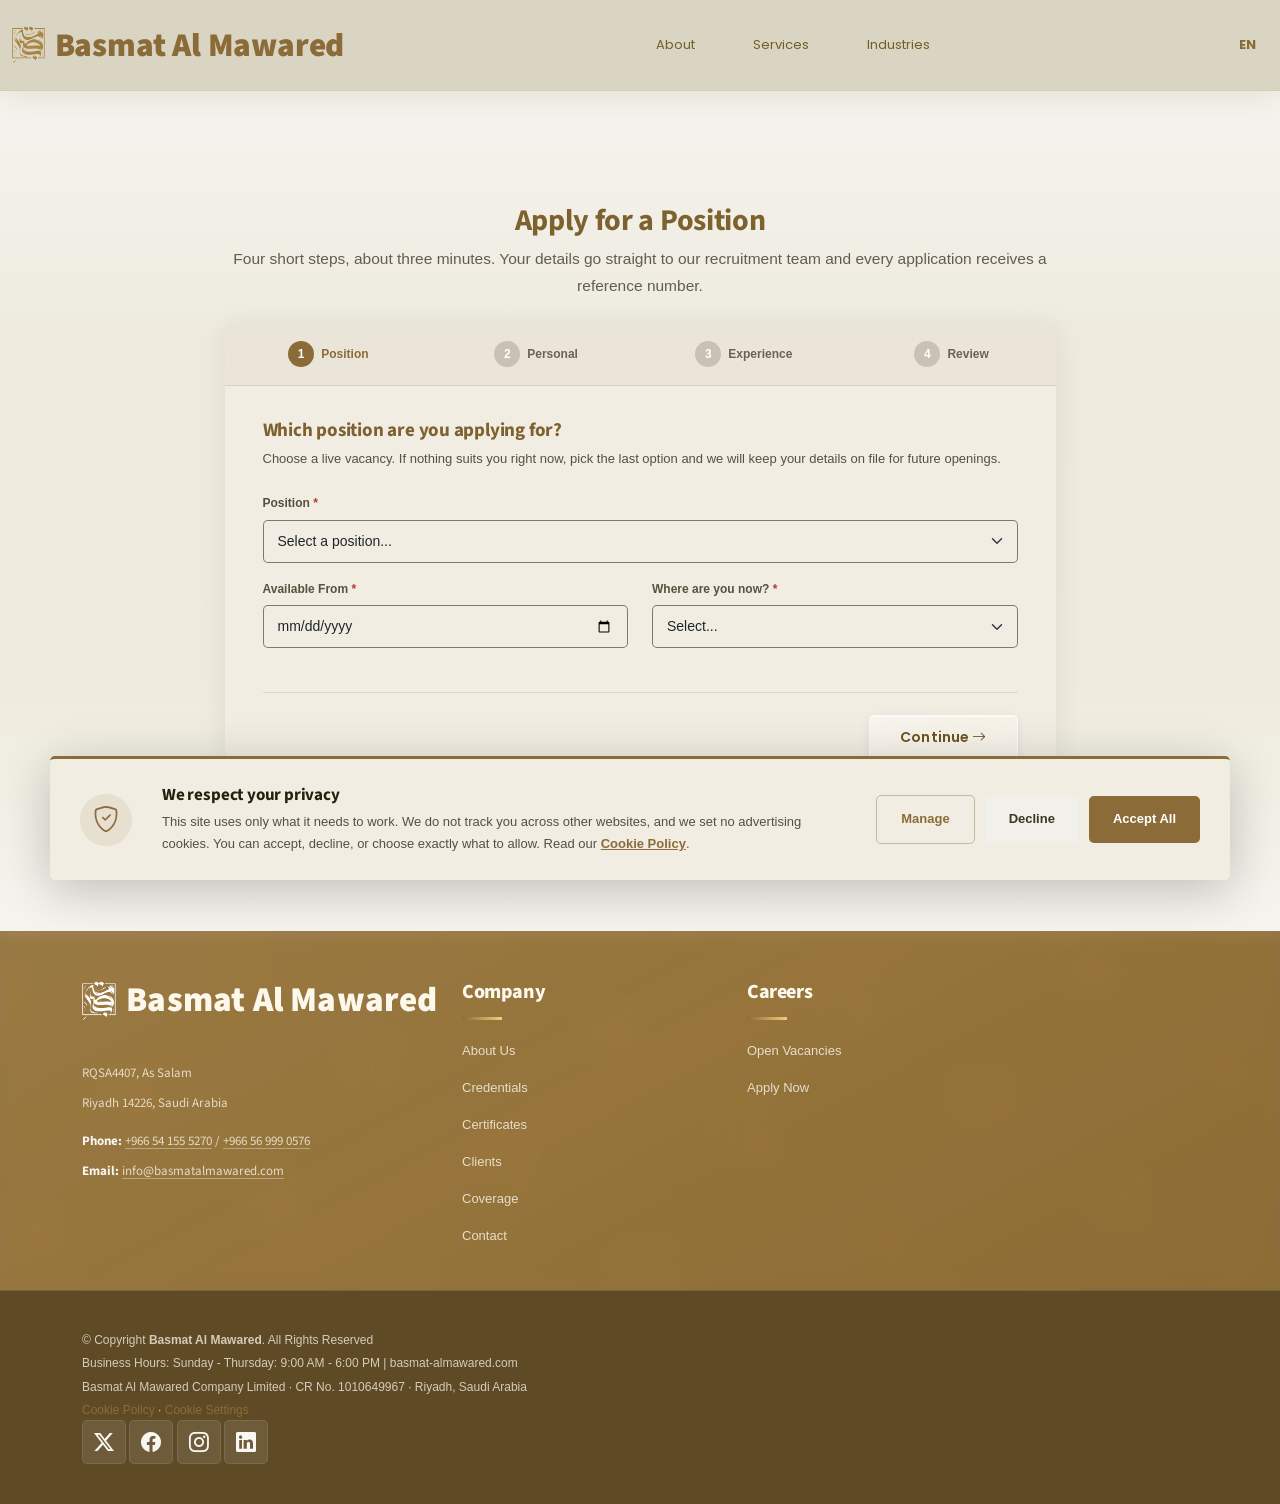
<file: apply.html>
<!DOCTYPE html>
<html lang="en" dir="ltr">

<head>
  <meta charset="utf-8">
  <meta content="width=device-width, initial-scale=1.0" name="viewport">
  <title>Apply for a Position - Basmat Al Mawared</title>
  <meta name="description" content="Apply online for vacancies with Basmat Al Mawared. Upload your CV or build a free ATS-ready CV. Every application receives a reference number and a response within two working days.">
  <meta name="keywords" content="apply for jobs Saudi Arabia, submit CV Riyadh, job application KSA, upload CV, Iqama transfer application">
  <meta name="robots" content="index, follow">
  <link rel="canonical" href="https://basmat-almawared.com/apply.html">

  <!-- Favicons -->
  <link href="assets/img/favicon.png" rel="icon">
  <link href="assets/img/apple-touch-icon.png" rel="apple-touch-icon">

  <!-- Fonts -->
  <link href="https://fonts.googleapis.com" rel="preconnect">
  <link href="https://fonts.gstatic.com" rel="preconnect" crossorigin>
  <link href="https://fonts.googleapis.com/css2?family=Roboto:ital,wght@0,300;0,400;0,500;0,600;0,700;1,400;1,500&family=Poppins:wght@300;400;500;600;700&family=Source+Sans+Pro:wght@300;400;500;600;700&family=Playfair+Display:ital,wght@0,600;0,700;1,700&display=swap" rel="stylesheet">

  <!-- Vendor CSS Files -->
  <link href="assets/vendor/bootstrap/css/bootstrap.min.css" rel="stylesheet">
  <link href="assets/vendor/bootstrap-icons/bootstrap-icons.css" rel="stylesheet">
  <link href="assets/vendor/aos/aos.css" rel="stylesheet">
  <link href="assets/vendor/glightbox/css/glightbox.min.css" rel="stylesheet">
  <link href="assets/vendor/swiper/swiper-bundle.min.css" rel="stylesheet">

  <!-- Main CSS File -->
  <link href="assets/css/main.css?v=70" rel="stylesheet">
  <link href="assets/css/careers.css?v=70" rel="stylesheet">
  <link href="assets/css/cookie.css?v=70" rel="stylesheet">
  <link href="assets/css/refinements.css?v=70" rel="stylesheet">
  <link href="assets/css/rtl.css?v=70" rel="stylesheet">
</head>

<body class="apply-page">

  <header id="header" class="header d-flex align-items-center sticky-top">
    <div class="container-fluid position-relative d-flex align-items-center justify-content-between">

      <a href="index.html" class="logo d-flex align-items-center me-auto me-xl-0">
        <img src="assets/img/logo.svg" alt="Basmat Al Mawared logo" width="136" height="159">
        <h1 class="sitename">Basmat Al Mawared</h1>
      </a>

      <nav id="navmenu" class="navmenu">
        <ul>
          <li><a href="index.html#about">About</a></li>
          <li><a href="index.html#services">Services</a></li>
          <li><a href="index.html#portfolio">Industries</a></li>
        </ul>
        <i class="mobile-nav-toggle d-xl-none bi bi-list"></i>
      </nav>

      <div id="lang-toggle" class="lang-switch" role="button" tabindex="0" aria-label="Toggle to Arabic">
        <span class="lang-label active" data-i18n-lang="en">EN</span>
      </div>

    </div>
  </header>

  <main class="main">

    <!-- Page Title -->
    <div class="page-title">
      <div class="container d-lg-flex justify-content-between align-items-center">
        <h1 class="mb-2 mb-lg-0">Apply Now</h1>
        <nav class="breadcrumbs">
          <ol>
            <li><a href="index.html">Home</a></li>
            <li class="current">Apply</li>
          </ol>
        </nav>
      </div>
    </div><!-- End Page Title -->

    <!-- Application Section -->
    <section id="apply" class="section">

      <div class="container" data-aos="fade-up">

        <div class="row justify-content-center">
          <div class="col-lg-9">

            <div id="apply-intro" class="text-center mb-4">
              <h2 style="font-size: 30px; font-weight: 700;">Apply for a Position</h2>
              <p style="color: color-mix(in srgb, var(--default-color), transparent 30%); font-size: 15.5px;">
                Four short steps, about three minutes. Your details go straight to our recruitment team
                and every application receives a reference number.
              </p>
            </div>

            <div class="form-wrap">

              <!-- Progress -->
              <div class="form-steps" id="form-steps">
                <div class="step active" data-step="1"><span class="num">1</span><span class="label">Position</span></div>
                <div class="step" data-step="2"><span class="num">2</span><span class="label">Personal</span></div>
                <div class="step" data-step="3"><span class="num">3</span><span class="label">Experience</span></div>
                <div class="step" data-step="4"><span class="num">4</span><span class="label">Review</span></div>
              </div>

              <div class="form-body">
                <form id="apply-form" action="mailto:info@basmatalmawared.com" method="post" enctype="text/plain" novalidate>

                  <!-- ============ STEP 1: POSITION ============ -->
                  <div class="form-panel active" data-panel="1">
                    <h4>Which position are you applying for?</h4>
                    <p class="panel-hint">Choose a live vacancy. If nothing suits you right now, pick the
                       last option and we will keep your details on file for future openings.</p>

                    <div class="mb-3">
                      <label class="field-label" for="job_id">Position <span class="req">*</span></label>
                      <select class="form-select" id="job_id" name="job_id" required>
                        <option value="">Select a position...</option>
                      </select>
                      <div class="field-error">Please choose a position.</div>
                    </div>

                    <div id="job-brief" class="mb-3" hidden></div>

                    <div class="row">
                      <div class="col-md-6 mb-3">
                        <label class="field-label" for="available_from">Available From <span class="req">*</span></label>
                        <input type="date" class="form-control" id="available_from" name="available_from" required>
                        <div class="field-error">Please tell us when you can start.</div>
                      </div>
                      <div class="col-md-6 mb-3">
                        <label class="field-label" for="current_location">Where are you now? <span class="req">*</span></label>
                        <select class="form-select" id="current_location" name="current_location" required>
                          <option value="">Select...</option>
                          <option>Inside Saudi Arabia - transferable Iqama</option>
                          <option>Inside Saudi Arabia - not transferable</option>
                          <option>Inside Saudi Arabia - visit visa</option>
                          <option>Outside Saudi Arabia - overseas hire</option>
                        </select>
                        <div class="field-error">Please select your current status.</div>
                      </div>
                    </div>
                  </div>

                  <!-- ============ STEP 2: PERSONAL ============ -->
                  <div class="form-panel" data-panel="2">
                    <h4>Your personal details</h4>
                    <p class="panel-hint">These must match your official documents exactly.</p>

                    <div class="row">
                      <div class="col-md-6 mb-3">
                        <label class="field-label" for="full_name">Full Name <span class="req">*</span></label>
                        <input type="text" class="form-control" id="full_name" name="full_name"
                               placeholder="As printed on your passport" required autocomplete="name">
                        <div class="field-error">Please enter your full name.</div>
                      </div>
                      <div class="col-md-6 mb-3">
                        <label class="field-label" for="nationality">Nationality <span class="req">*</span></label>
                        <input type="text" class="form-control" id="nationality" name="nationality"
                               placeholder="e.g. Indian, Pakistani, Saudi" required>
                        <div class="field-error">Please enter your nationality.</div>
                      </div>
                    </div>

                    <div class="row">
                      <div class="col-md-6 mb-3">
                        <label class="field-label" for="email">Email Address <span class="req">*</span></label>
                        <input type="email" class="form-control" id="email" name="email"
                               placeholder="you@example.com" required autocomplete="email">
                        <div class="field-error">Please enter a valid email address.</div>
                      </div>
                      <div class="col-md-6 mb-3">
                        <label class="field-label" for="phone">Mobile Number <span class="req">*</span></label>
                        <input type="tel" class="form-control" id="phone" name="phone"
                               placeholder="+966 5X XXX XXXX" required autocomplete="tel"
                               inputmode="tel" pattern="[0-9+()\s.\-]{9,40}" maxlength="40"
                               title="Digits, spaces and + ( ) . - only, at least 9 digits">
                        <div class="field-error">Please enter a valid mobile number.</div>
                      </div>
                    </div>

                    <div class="row">
                      <div class="col-md-6 mb-3">
                        <label class="field-label" for="id_type">ID Type <span class="opt">(optional)</span></label>
                        <select class="form-select" id="id_type" name="id_type">
                          <option value="">Select...</option>
                          <option value="iqama">Iqama (Residency ID)</option>
                          <option value="national">Saudi National ID</option>
                          <option value="passport">Passport (overseas applicants)</option>
                        </select>
                        <div class="field-error">Please select your ID type.</div>
                      </div>
                      <div class="col-md-6 mb-3">
                        <label class="field-label" for="id_number">ID Number <span class="opt">(optional)</span></label>
                        <input type="text" class="form-control" id="id_number" name="id_number"
                               placeholder="Select ID type first" autocomplete="off">
                        <div class="field-help" id="id-help">Optional, but a valid Iqama or National ID speeds up hiring considerably &mdash; employers in the Kingdom can only hire candidates who hold one.</div>
                        <div class="field-error" id="id-error">Please enter a valid ID number.</div>
                      </div>
                    </div>

                    <div class="row">
                      <div class="col-md-6 mb-3">
                        <label class="field-label" for="dob">Date of Birth</label>
                        <input type="date" class="form-control" id="dob" name="dob">
                      </div>
                      <div class="col-md-6 mb-3">
                        <label class="field-label" for="city">City of Residence</label>
                        <input type="text" class="form-control" id="city" name="city" placeholder="e.g. Riyadh">
                      </div>
                    </div>
                  </div>

                  <!-- ============ STEP 3: EXPERIENCE + CV ============ -->
                  <div class="form-panel" data-panel="3">
                    <h4>Experience and CV</h4>
                    <p class="panel-hint">Upload an existing CV, or build one free with our ATS-ready generator.</p>

                    <div class="row">
                      <div class="col-md-6 mb-3">
                        <label class="field-label" for="years_exp">Years of Experience <span class="req">*</span></label>
                        <select class="form-select" id="years_exp" name="years_exp" required>
                          <option value="">Select...</option>
                          <option>No experience / entry level</option>
                          <option>Less than 1 year</option>
                          <option>1 - 2 years</option>
                          <option>3 - 5 years</option>
                          <option>6 - 10 years</option>
                          <option>More than 10 years</option>
                        </select>
                        <div class="field-error">Please select your experience level.</div>
                      </div>
                      <div class="col-md-6 mb-3">
                        <label class="field-label" for="current_job">Current or Most Recent Job Title</label>
                        <input type="text" class="form-control" id="current_job" name="current_job"
                               placeholder="e.g. Warehouse Operative">
                      </div>
                    </div>

                    <div class="mb-3">
                      <label class="field-label" for="skills">Key Skills &amp; Certificates</label>
                      <textarea class="form-control" id="skills" name="skills" rows="3"
                                placeholder="e.g. Forklift licence, 6G welding certificate, food hygiene, Saudi driving licence"></textarea>
                      <div class="field-help">Separate with commas. Certificates and licences carry the most weight with employers.</div>
                    </div>

                    <label class="field-label">Upload Your CV <span class="opt">&mdash; the fastest route to being hired</span></label>
                    <div class="field-help mb-2">
                      Your CV is what employers actually read. Attaching one moves your application
                      to the front of the queue.
                    </div>
                    <div class="upload-zone" id="upload-zone" tabindex="0" role="button"
                         aria-label="Upload your CV, PDF or Word document, maximum 5 megabytes">
                      <i class="bi bi-cloud-arrow-up"></i>
                      <p>Drag your CV here, or click to browse</p>
                      <small>PDF, DOC or DOCX &middot; maximum 5 MB</small>
                      <input type="file" id="cv_file" name="cv_file" accept=".pdf,.doc,.docx"
                             hidden aria-hidden="true">
                    </div>
                    <div class="field-error" id="file-error"></div>

                    <div class="upload-file" id="upload-file">
                      <i class="bi bi-file-earmark-text doc"></i>
                      <div>
                        <div class="fname" id="file-name"></div>
                        <div class="fsize" id="file-size"></div>
                      </div>
                      <button type="button" id="file-remove" aria-label="Remove selected file">&times;</button>
                    </div>



                    <div class="mb-3 mt-3">
                      <label class="field-label" for="cover_note">Anything else we should know?</label>
                      <textarea class="form-control" id="cover_note" name="cover_note" rows="3"
                                placeholder="Optional. A short note about why you are a good fit."></textarea>
                    </div>
                  </div>

                  <!-- ============ STEP 4: REVIEW ============ -->
                  <div class="form-panel" data-panel="4">
                    <h4>Review your application</h4>
                    <p class="panel-hint">Please check your details. Errors in your name or contact details will delay processing.</p>

                    <div id="review-out"></div>

                    <div class="form-check mb-2">
                      <input class="form-check-input" type="checkbox" id="consent" name="consent" required>
                      <label class="form-check-label" for="consent" style="font-size: 14px;">
                        I confirm the information above is accurate, and I consent to Basmat Al Mawared
                        storing and processing my details for recruitment purposes. <span class="req">*</span>
                      </label>
                      <div class="field-error">You must confirm before submitting.</div>
                    </div>

                    <div class="form-check">
                      <input class="form-check-input" type="checkbox" id="talent_pool" name="talent_pool" value="yes" checked>
                      <label class="form-check-label" for="talent_pool" style="font-size: 14px;">
                        Keep my details on file for future vacancies that match my profile.
                      </label>
                    </div>
                  </div>

                  <!-- Anti-spam: hidden from users, filled only by bots -->
                  <div class="d-none" aria-hidden="true">
                    <label for="website">Leave this field empty</label>
                    <input type="text" name="website" id="website" tabindex="-1" autocomplete="off">
                  </div>
                  <input type="hidden" name="form_time" id="form-time" value="0">
                  <input type="hidden" name="job_title" id="job_title_hidden" value="">

                  <!-- Navigation -->
                  <div class="form-nav">
                    <button type="button" class="btn-brand-outline" id="btn-back" style="visibility: hidden;">
                      <i class="bi bi-arrow-left"></i> Back
                    </button>
                    <button type="button" class="btn-brand" id="btn-next">
                      Continue <i class="bi bi-arrow-right"></i>
                    </button>
                    <button type="submit" class="btn-brand" id="btn-submit" style="display: none;">
                      <i class="bi bi-send"></i> Submit Application
                    </button>
                  </div>

                  <div id="form-alert" class="mt-3"></div>

                </form>

                <!-- Success state -->
                <div class="form-success" id="apply-success" style="display: none;">
                  <i class="bi bi-check-circle"></i>
                  <h3>Application Received</h3>
                  <p style="font-size: 15.5px; color: color-mix(in srgb, var(--default-color), transparent 25%);">
                    Thank you. Our recruitment team reviews every application within two working days.
                  </p>
                  <div class="ref-box">
                    <span>Your Reference</span>
                    <strong id="success-ref">&mdash;</strong>
                    <button type="button" id="copy-ref" title="Copy reference"
                            style="background:none;border:0;color:var(--accent-color);cursor:pointer;font-size:15px;padding:2px 6px;">
                      <i class="bi bi-clipboard"></i>
                    </button>
                  </div>
                  <p style="font-size: 14px; color: color-mix(in srgb, var(--default-color), transparent 35%);">
                    Your email app will open with this reference. Attach your CV and send.
                  </p>
                  <div class="mt-3">
                    <a href="careers.html" class="btn-brand-outline">Browse More Vacancies</a>
                  </div>
                </div>

              </div>
            </div>

          </div>
        </div>

      </div>

    </section><!-- /Application Section -->

  </main>

  <footer id="footer" class="footer">


    <div class="footer-top bam-pattern">
      <div class="bam-weave" aria-hidden="true"></div>
      <div class="bam-glass" aria-hidden="true"></div>

      <div class="container">
        <div class="row gy-4">
          <div class="col-lg-4 col-md-6 footer-about">
            <a href="index.html" class="logo d-flex align-items-center">
              <img src="assets/img/logo.svg" alt="Basmat Al Mawared logo" width="136" height="159">
              <span class="sitename">Basmat Al Mawared</span>
            </a>
            <div class="footer-contact pt-3">
              <p>RQSA4407, As Salam</p>
              <p>Riyadh 14226, Saudi Arabia</p>
              <p class="mt-3"><strong>Phone:</strong> <a href="tel:+966541555270">+966 54 155 5270</a> / <a href="tel:+966569990576">+966 56 999 0576</a></p>
              <p><strong>Email:</strong> <a href="mailto:info@basmatalmawared.com">info@basmatalmawared.com</a></p>
            </div>
          </div>

          <div class="col-lg-3 col-md-4 footer-links">
            <h4>Company</h4>
            <ul>
              <li><a href="index.html#about">About Us</a></li>
              <li><a href="index.html#credentials">Credentials</a></li>
              <li><a href="index.html#certificates">Certificates</a></li>
              <li><a href="index.html#clients">Clients</a></li>
              <li><a href="index.html#coverage">Coverage</a></li>
              <li><a href="index.html#contact">Contact</a></li>
            </ul>
          </div>

          <div class="col-lg-2 col-md-4 footer-links">
            <h4>Careers</h4>
            <ul>
              <li><a href="careers.html">Open Vacancies</a></li>
              <li><a href="apply.html">Apply Now</a></li>
            </ul>
          </div>

        </div>
      </div>
    </div>

    <div class="copyright text-center">
      <div class="container d-flex flex-column flex-lg-row justify-content-center justify-content-lg-between align-items-center">

        <div class="d-flex flex-column align-items-center align-items-lg-start">
          <div>
            © Copyright <strong><span>Basmat Al Mawared</span></strong>. All Rights Reserved
          </div>
          <div class="credits">
            <!-- All the links in the footer should remain intact. -->
            <!-- You can delete the links only if you purchased the pro version. -->
            <!-- Licensing information: https://bootstrapmade.com/license/ -->
            <!-- Purchase the pro version with working PHP/AJAX contact form: https://bootstrapmade.com/herobiz-bootstrap-business-template/ -->
            Business Hours: Sunday - Thursday: 9:00 AM - 6:00 PM | basmat-almawared.com
          </div>
          <div class="credits">
            
            Basmat Al Mawared Company Limited &middot; CR No. 1010649967 &middot; Riyadh, Saudi Arabia
          </div>
          <div class="credits">
            <a href="cookie-policy.html">Cookie Policy</a> &middot;
            <a href="javascript:void(0)" data-bam-cookie-settings>Cookie Settings</a>
          </div>
          <div class="social-links order-first order-lg-last mb-3 mb-lg-0">
            <a href="https://twitter.com/basmatalmawared" target="_blank" rel="noopener nofollow"><i class="bi bi-twitter-x"></i></a>
            <a href="https://facebook.com/basmatalmawared" target="_blank" rel="noopener nofollow"><i class="bi bi-facebook"></i></a>
            <a href="https://instagram.com/basmat.almawared" target="_blank" rel="noopener nofollow"><i class="bi bi-instagram"></i></a>
            <a href="https://linkedin.com/company/basmat-almawared" target="_blank" rel="noopener nofollow"><i class="bi bi-linkedin"></i></a>
          </div>
        </div>

      </div>
    </div>

  </footer>

  <!-- Scroll Top -->
  <a href="#" id="scroll-top" class="scroll-top d-flex align-items-center justify-content-center"><i class="bi bi-arrow-up-short"></i></a>

  <!-- Preloader -->
  <div id="preloader"></div>

  <!-- Vendor JS Files -->
  <script src="assets/vendor/bootstrap/js/bootstrap.bundle.min.js"></script>
  <script src="assets/vendor/aos/aos.js"></script>
  <script src="assets/vendor/glightbox/js/glightbox.min.js"></script>
  <script src="assets/vendor/swiper/swiper-bundle.min.js"></script>
  <script src="assets/vendor/imagesloaded/imagesloaded.pkgd.min.js"></script>
  <script src="assets/vendor/isotope-layout/isotope.pkgd.min.js"></script>

  <!-- Main JS File -->
  <script src="assets/js/main.js"></script>
  <script src="assets/js/cookie-consent.js"></script>

  <script src="assets/js/jobs-data.js"></script>
  <script src="assets/js/apply.js"></script>

<script src="assets/js/i18n.js"></script>
</body>

</html>
</file>
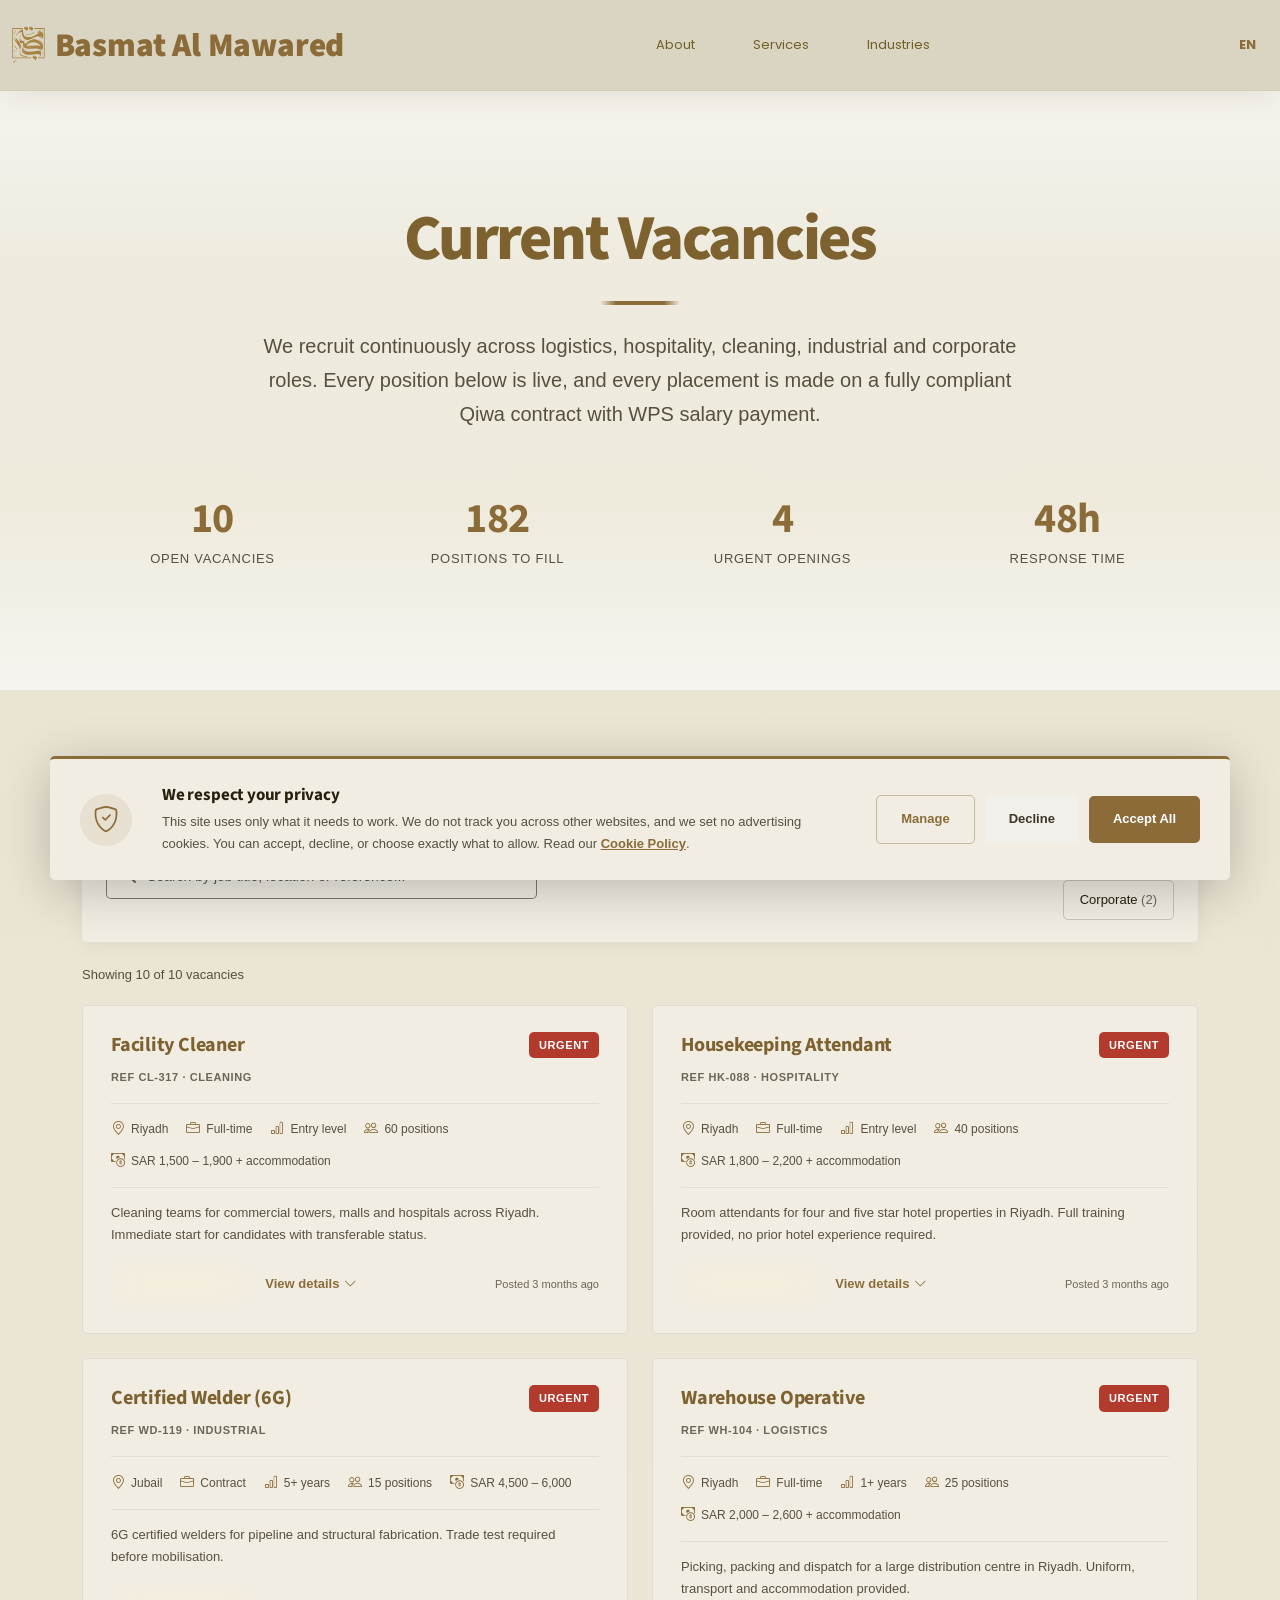
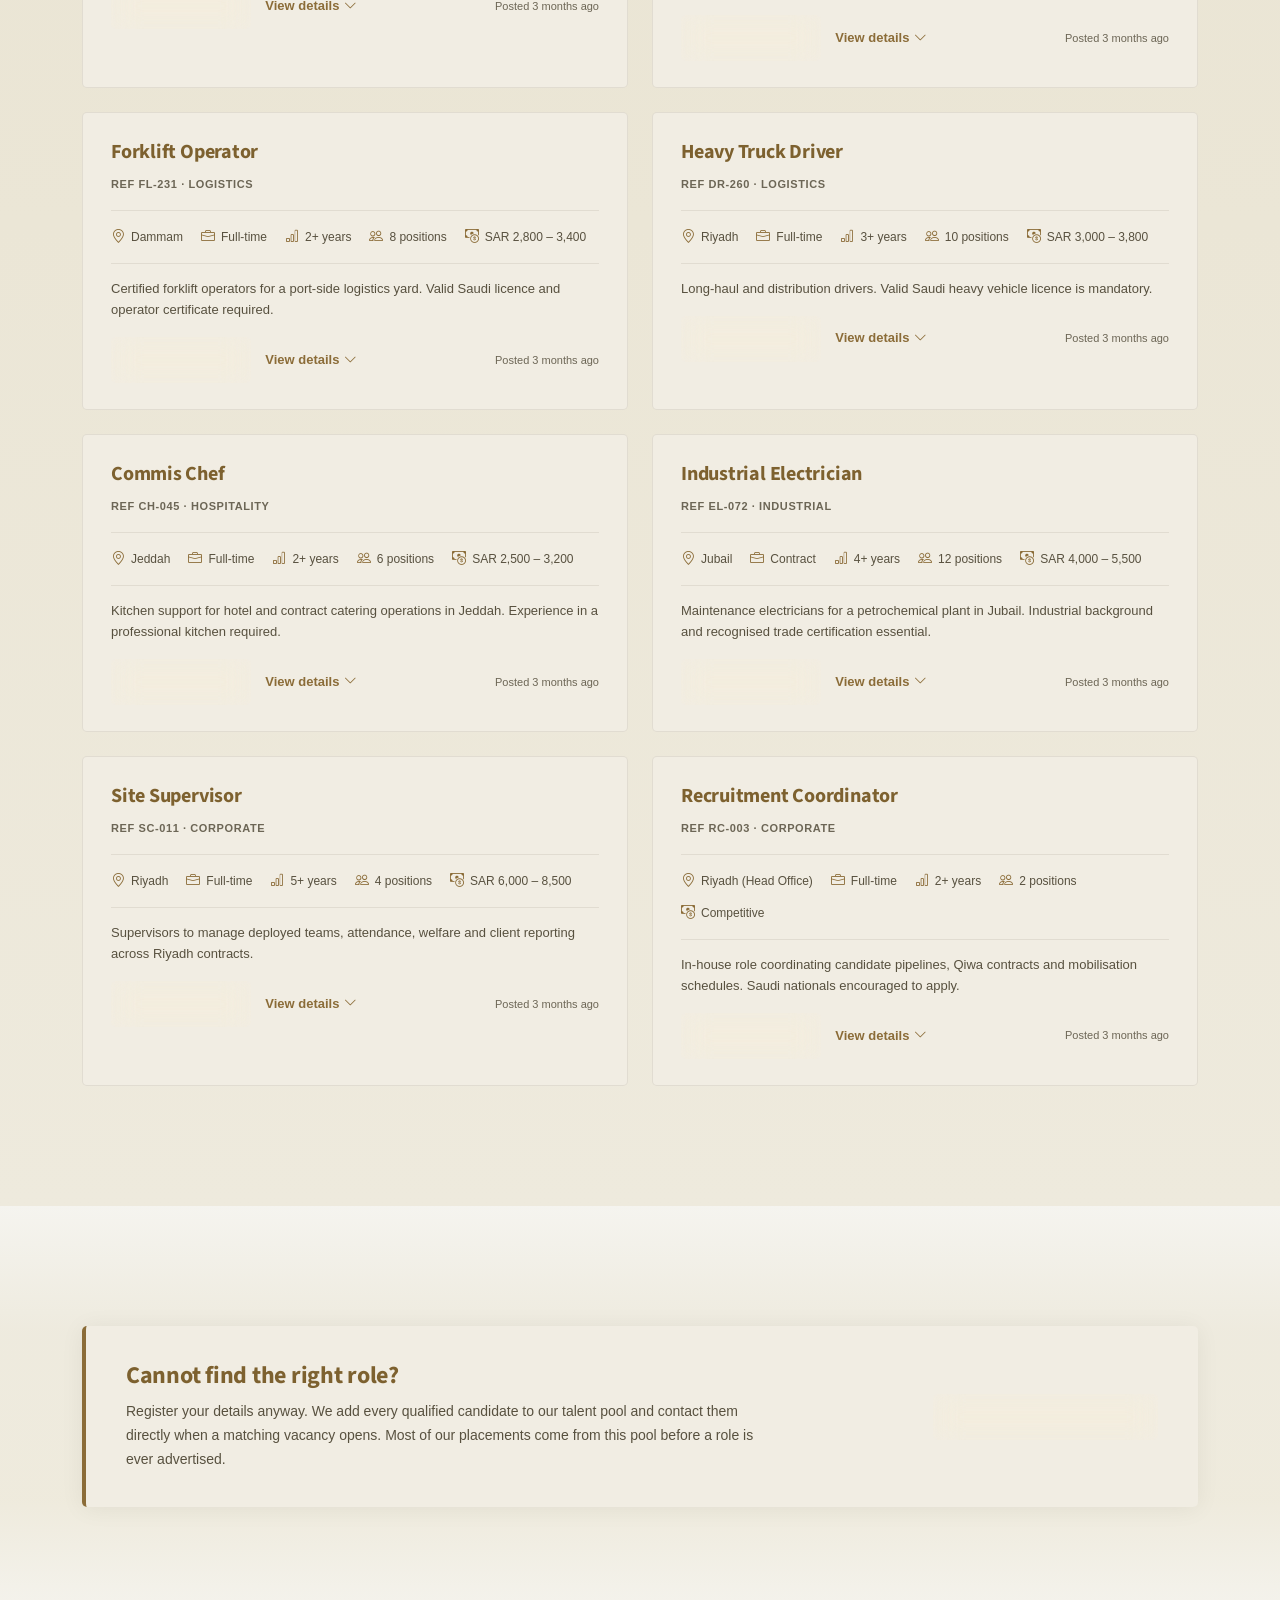
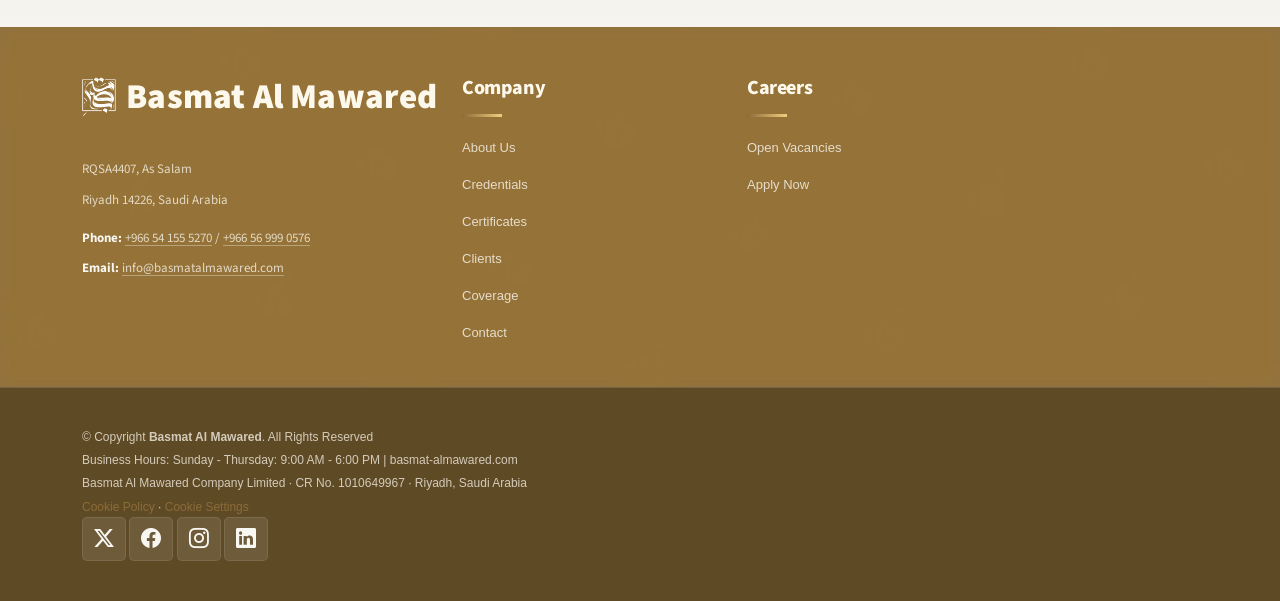
<file: careers.html>
<!DOCTYPE html>
<html lang="en" dir="ltr">

<head>
  <meta charset="utf-8">
  <meta content="width=device-width, initial-scale=1.0" name="viewport">
  <title>Careers &amp; Current Vacancies - Basmat Al Mawared</title>
  <meta name="description" content="Live job vacancies across Saudi Arabia in logistics, hospitality, cleaning, industrial and corporate roles. Apply online with a fully compliant Qiwa contract and WPS salary payment.">
  <meta name="keywords" content="jobs in Saudi Arabia, vacancies Riyadh, warehouse jobs KSA, hospitality jobs Jeddah, welder jobs Jubail, apply for jobs Saudi Arabia, Iqama transfer jobs">
  <meta name="robots" content="index, follow">
  <link rel="canonical" href="https://basmat-almawared.com/careers.html">

  <!-- Favicons -->
  <link href="assets/img/favicon.png" rel="icon">
  <link href="assets/img/apple-touch-icon.png" rel="apple-touch-icon">

  <!-- Fonts -->
  <link href="https://fonts.googleapis.com" rel="preconnect">
  <link href="https://fonts.gstatic.com" rel="preconnect" crossorigin>
  <link href="https://fonts.googleapis.com/css2?family=Roboto:ital,wght@0,300;0,400;0,500;0,600;0,700;1,400;1,500&family=Poppins:wght@300;400;500;600;700&family=Source+Sans+Pro:wght@300;400;500;600;700&family=Playfair+Display:ital,wght@0,600;0,700;1,700&display=swap" rel="stylesheet">

  <!-- Vendor CSS Files -->
  <link href="assets/vendor/bootstrap/css/bootstrap.min.css" rel="stylesheet">
  <link href="assets/vendor/bootstrap-icons/bootstrap-icons.css" rel="stylesheet">
  <link href="assets/vendor/aos/aos.css" rel="stylesheet">
  <link href="assets/vendor/glightbox/css/glightbox.min.css" rel="stylesheet">
  <link href="assets/vendor/swiper/swiper-bundle.min.css" rel="stylesheet">

  <!-- Main CSS File -->
  <link href="assets/css/main.css?v=70" rel="stylesheet">
  <link href="assets/css/careers.css?v=70" rel="stylesheet">
  <link href="assets/css/cookie.css?v=70" rel="stylesheet">
  <link href="assets/css/refinements.css?v=70" rel="stylesheet">
  <link href="assets/css/rtl.css?v=70" rel="stylesheet">
</head>

<body class="careers-page">

  <header id="header" class="header d-flex align-items-center sticky-top">
    <div class="container-fluid position-relative d-flex align-items-center justify-content-between">

      <a href="index.html" class="logo d-flex align-items-center me-auto me-xl-0">
        <img src="assets/img/logo.svg" alt="Basmat Al Mawared logo" width="136" height="159">
        <h1 class="sitename">Basmat Al Mawared</h1>
      </a>

      <nav id="navmenu" class="navmenu">
        <ul>
          <li><a href="index.html#about">About</a></li>
          <li><a href="index.html#services">Services</a></li>
          <li><a href="index.html#portfolio">Industries</a></li>
        </ul>
        <i class="mobile-nav-toggle d-xl-none bi bi-list"></i>
      </nav>

      <div id="lang-toggle" class="lang-switch" role="button" tabindex="0" aria-label="Toggle to Arabic">
        <span class="lang-label active" data-i18n-lang="en">EN</span>
      </div>

    </div>
  </header>

  <main class="main">

    <!-- Page Title -->
    <div class="page-title">
      <div class="container d-lg-flex justify-content-between align-items-center">
        <h1 class="mb-2 mb-lg-0">Careers</h1>
        <nav class="breadcrumbs">
          <ol>
            <li><a href="index.html">Home</a></li>
            <li class="current">Careers</li>
          </ol>
        </nav>
      </div>
    </div><!-- End Page Title -->

    <!-- Careers Intro Section -->
    <section id="careers-intro" class="section">

      <div class="container section-title" data-aos="fade-up">
        <h2>Current Vacancies</h2>
        <p>We recruit continuously across logistics, hospitality, cleaning, industrial and corporate roles. Every position below is live, and every placement is made on a fully compliant Qiwa contract with WPS salary payment.</p>
      </div>

      <div class="container" data-aos="fade-up">
        <div class="row gy-4 justify-content-center text-center careers-stats">
          <div class="col-lg-3 col-6">
            <h3 id="stat-openings">0</h3>
            <p>Open Vacancies</p>
          </div>
          <div class="col-lg-3 col-6">
            <h3 id="stat-positions">0</h3>
            <p>Positions to Fill</p>
          </div>
          <div class="col-lg-3 col-6">
            <h3 id="stat-urgent">0</h3>
            <p>Urgent Openings</p>
          </div>
          <div class="col-lg-3 col-6">
            <h3>48h</h3>
            <p>Response Time</p>
          </div>
        </div>
      </div>

    </section><!-- /Careers Intro Section -->

    <!-- Job Listings Section -->
    <section id="vacancies" class="section light-background">

      <div class="container" data-aos="fade-up">

        <!-- Search and filter toolbar -->
        <div class="job-toolbar">
          <div class="row gy-3 align-items-center">
            <div class="col-lg-5">
              <div class="job-search">
                <i class="bi bi-search"></i>
                <input type="text" id="job-search" class="form-control"
                       placeholder="Search by job title, location or reference..."
                       aria-label="Search vacancies">
              </div>
            </div>
            <div class="col-lg-7">
              <div class="job-filters" id="job-filters" role="group" aria-label="Filter vacancies by category">
                <!-- Filter buttons generated from the vacancy data -->
              </div>
            </div>
          </div>
        </div>

        <p class="job-result-count" id="job-result-count"></p>

        <!-- Job cards -->
        <div class="row gy-4" id="job-list">
          <!-- Vacancy cards generated from assets/js/jobs-data.js -->
        </div>

        <!-- Shown when a search or filter matches nothing -->
        <div class="job-empty" id="job-empty" hidden>
          <i class="bi bi-search"></i>
          <h4>No vacancies match your search</h4>
          <p>Try a different keyword, or clear the filters to see all open roles.</p>
          <button type="button" class="btn-brand-outline" id="job-clear">Clear Filters</button>
        </div>

        <!-- Shown when there are genuinely no vacancies posted at all -->
        <div class="job-empty" id="job-none" hidden>
          <i class="bi bi-hourglass-split"></i>
          <h4>No vacancies are open at this moment</h4>
          <p>New requirements come in from our clients every week, and they are often filled from
             candidates already registered with us before the role is ever advertised.
             Register now and we will contact you the moment something matches your profile.</p>
          <a href="apply.html" class="btn-brand">Register for Future Openings</a>
        </div>

      </div>

    </section><!-- /Job Listings Section -->

    <!-- Speculative Application Section -->
    <section id="speculative" class="section">
      <div class="container" data-aos="fade-up">
        <div class="speculative-box">
          <div class="row gy-4 align-items-center">
            <div class="col-lg-8">
              <h3>Cannot find the right role?</h3>
              <p class="mb-0">Register your details anyway. We add every qualified candidate to our talent pool and contact them directly when a matching vacancy opens. Most of our placements come from this pool before a role is ever advertised.</p>
            </div>
            <div class="col-lg-4 text-lg-end">
              <a href="apply.html" class="btn-brand">Register Your Interest</a>
            </div>
          </div>
        </div>
      </div>
    </section><!-- /Speculative Application Section -->

  </main>

  <footer id="footer" class="footer">


    <div class="footer-top bam-pattern">
      <div class="bam-weave" aria-hidden="true"></div>
      <div class="bam-glass" aria-hidden="true"></div>

      <div class="container">
        <div class="row gy-4">
          <div class="col-lg-4 col-md-6 footer-about">
            <a href="index.html" class="logo d-flex align-items-center">
              <img src="assets/img/logo.svg" alt="Basmat Al Mawared logo" width="136" height="159">
              <span class="sitename">Basmat Al Mawared</span>
            </a>
            <div class="footer-contact pt-3">
              <p>RQSA4407, As Salam</p>
              <p>Riyadh 14226, Saudi Arabia</p>
              <p class="mt-3"><strong>Phone:</strong> <a href="tel:+966541555270">+966 54 155 5270</a> / <a href="tel:+966569990576">+966 56 999 0576</a></p>
              <p><strong>Email:</strong> <a href="mailto:info@basmatalmawared.com">info@basmatalmawared.com</a></p>
            </div>
          </div>

          <div class="col-lg-3 col-md-4 footer-links">
            <h4>Company</h4>
            <ul>
              <li><a href="index.html#about">About Us</a></li>
              <li><a href="index.html#credentials">Credentials</a></li>
              <li><a href="index.html#certificates">Certificates</a></li>
              <li><a href="index.html#clients">Clients</a></li>
              <li><a href="index.html#coverage">Coverage</a></li>
              <li><a href="index.html#contact">Contact</a></li>
            </ul>
          </div>

          <div class="col-lg-2 col-md-4 footer-links">
            <h4>Careers</h4>
            <ul>
              <li><a href="careers.html">Open Vacancies</a></li>
              <li><a href="apply.html">Apply Now</a></li>
            </ul>
          </div>

        </div>
      </div>
    </div>

    <div class="copyright text-center">
      <div class="container d-flex flex-column flex-lg-row justify-content-center justify-content-lg-between align-items-center">

        <div class="d-flex flex-column align-items-center align-items-lg-start">
          <div>
            © Copyright <strong><span>Basmat Al Mawared</span></strong>. All Rights Reserved
          </div>
          <div class="credits">
            <!-- All the links in the footer should remain intact. -->
            <!-- You can delete the links only if you purchased the pro version. -->
            <!-- Licensing information: https://bootstrapmade.com/license/ -->
            <!-- Purchase the pro version with working PHP/AJAX contact form: https://bootstrapmade.com/herobiz-bootstrap-business-template/ -->
            Business Hours: Sunday - Thursday: 9:00 AM - 6:00 PM | basmat-almawared.com
          </div>
          <div class="credits">
            
            Basmat Al Mawared Company Limited &middot; CR No. 1010649967 &middot; Riyadh, Saudi Arabia
          </div>
          <div class="credits">
            <a href="cookie-policy.html">Cookie Policy</a> &middot;
            <a href="javascript:void(0)" data-bam-cookie-settings>Cookie Settings</a>
          </div>
          <div class="social-links order-first order-lg-last mb-3 mb-lg-0">
            <a href="https://twitter.com/basmatalmawared" target="_blank" rel="noopener nofollow"><i class="bi bi-twitter-x"></i></a>
            <a href="https://facebook.com/basmatalmawared" target="_blank" rel="noopener nofollow"><i class="bi bi-facebook"></i></a>
            <a href="https://instagram.com/basmat.almawared" target="_blank" rel="noopener nofollow"><i class="bi bi-instagram"></i></a>
            <a href="https://linkedin.com/company/basmat-almawared" target="_blank" rel="noopener nofollow"><i class="bi bi-linkedin"></i></a>
          </div>
        </div>

      </div>
    </div>

  </footer>

  <!-- Scroll Top -->
  <a href="#" id="scroll-top" class="scroll-top d-flex align-items-center justify-content-center"><i class="bi bi-arrow-up-short"></i></a>

  <!-- Preloader -->
  <div id="preloader"></div>

  <!-- Vendor JS Files -->
  <script src="assets/vendor/bootstrap/js/bootstrap.bundle.min.js"></script>
  <script src="assets/vendor/aos/aos.js"></script>
  <script src="assets/vendor/glightbox/js/glightbox.min.js"></script>
  <script src="assets/vendor/swiper/swiper-bundle.min.js"></script>
  <script src="assets/vendor/imagesloaded/imagesloaded.pkgd.min.js"></script>
  <script src="assets/vendor/isotope-layout/isotope.pkgd.min.js"></script>

  <!-- Main JS File -->
  <script src="assets/js/main.js"></script>
  <script src="assets/js/cookie-consent.js"></script>

  <script src="assets/js/jobs-data.js"></script>
  <script src="assets/js/careers.js"></script>

<script src="assets/js/i18n.js"></script>
</body>

</html>
</file>
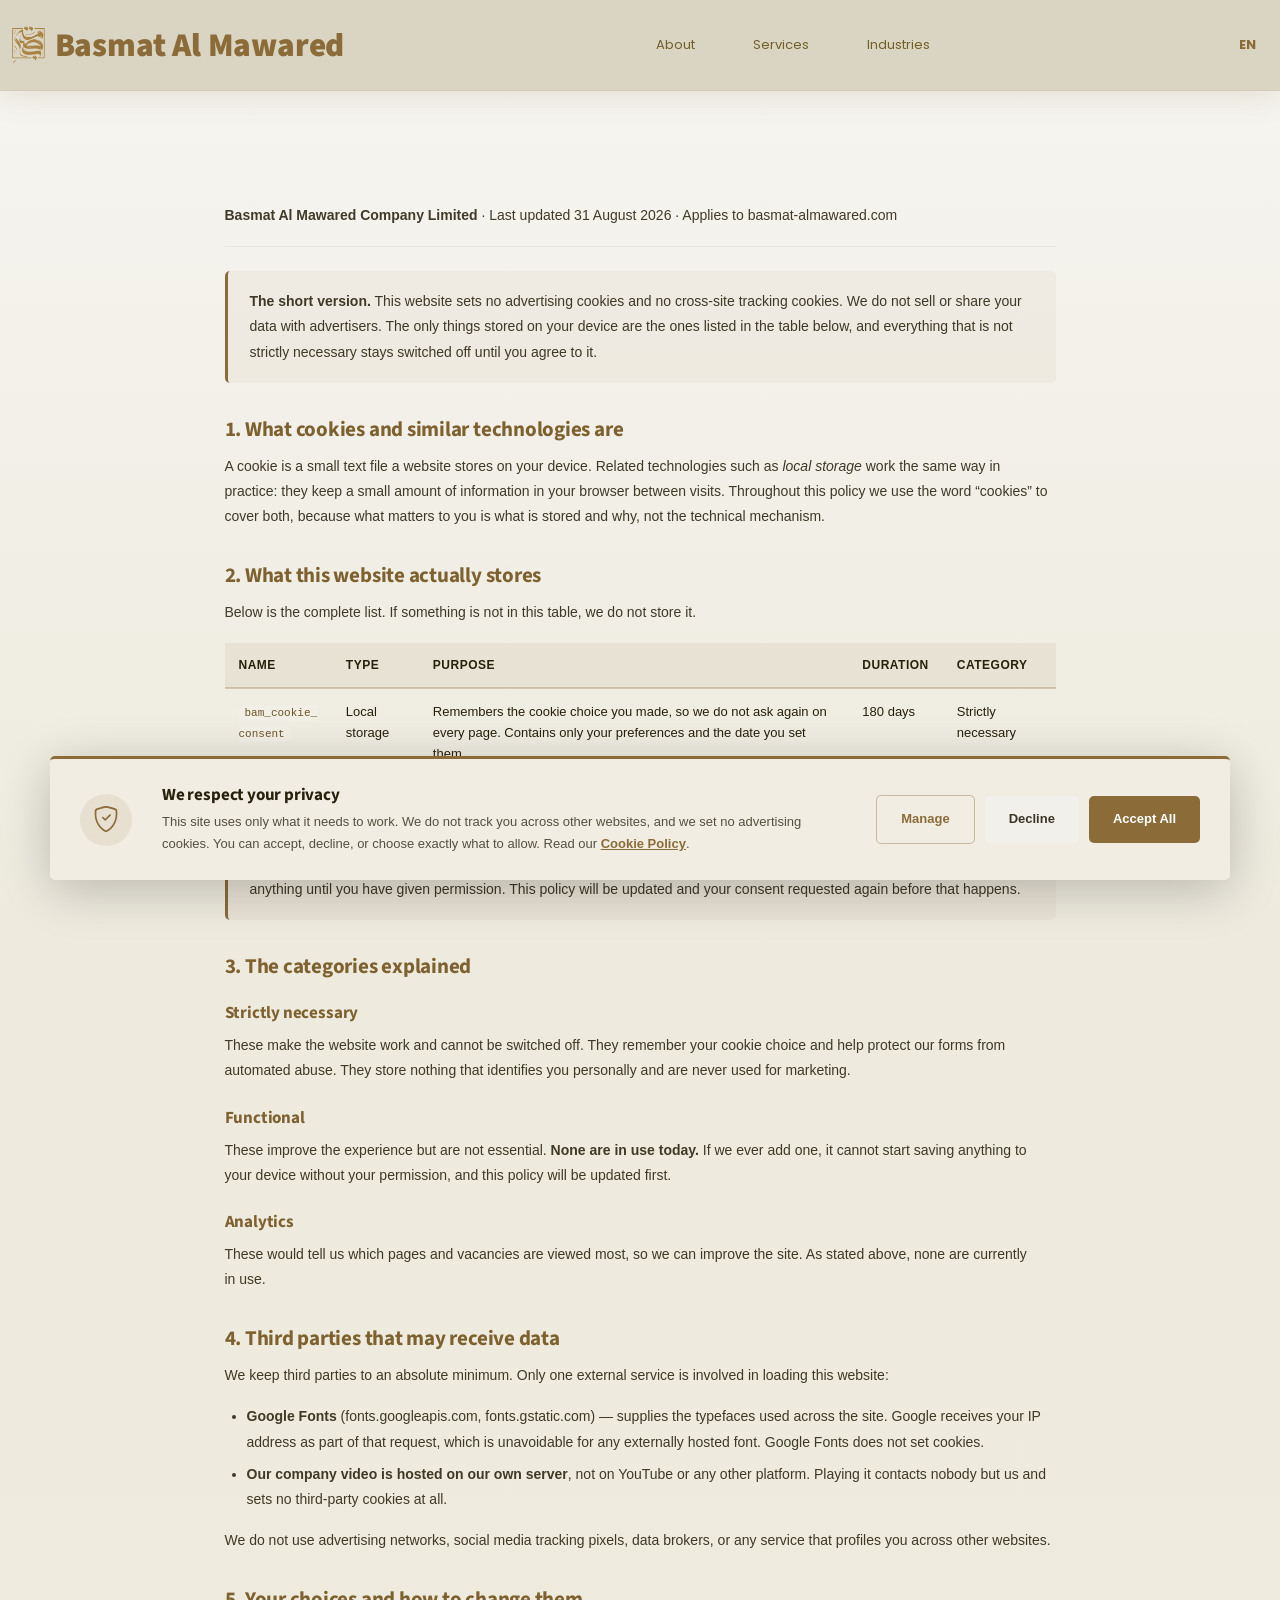
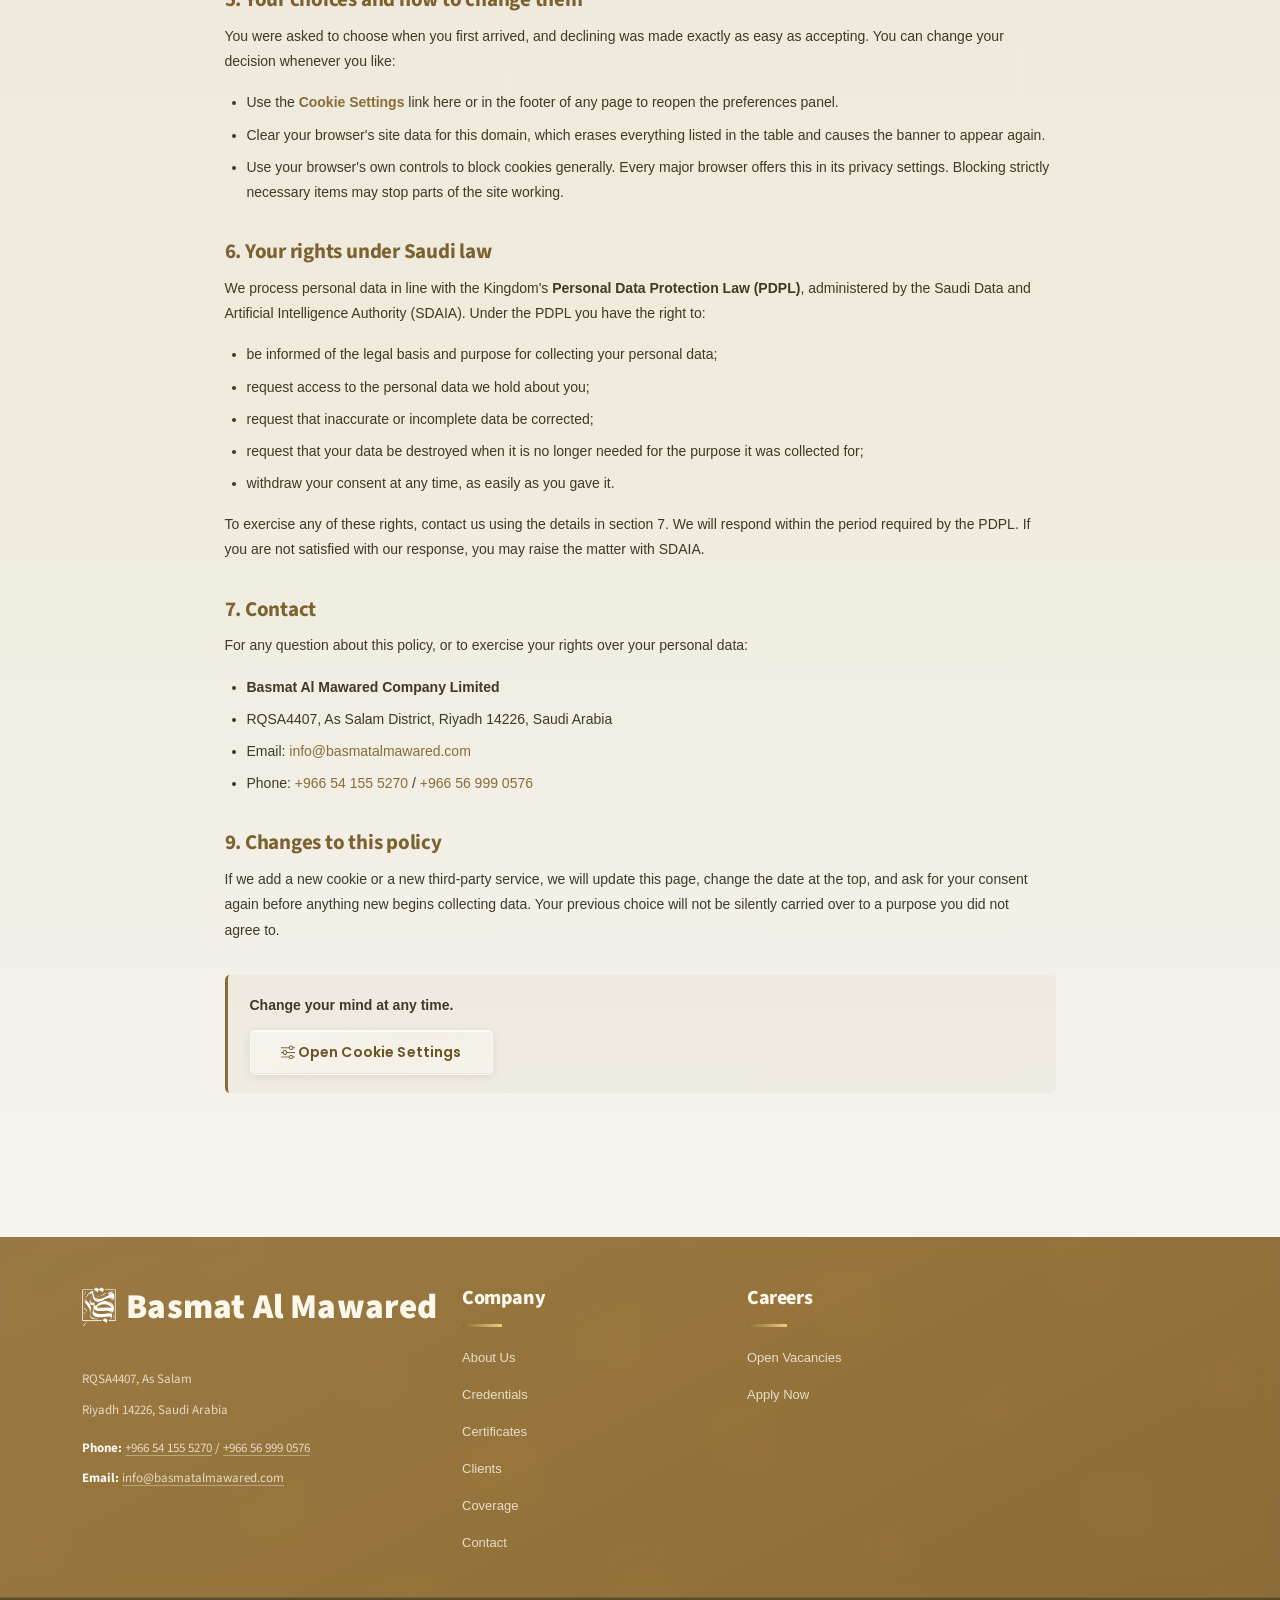
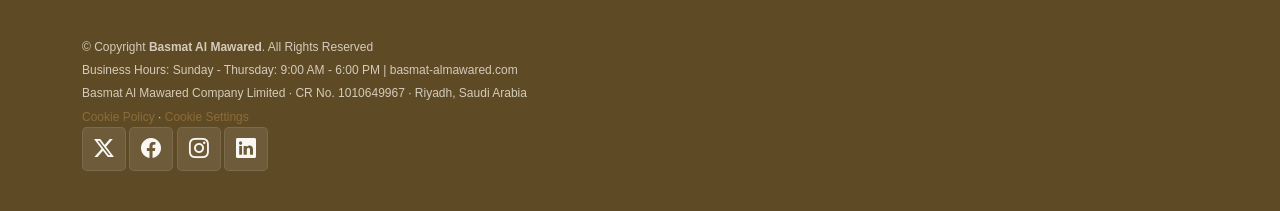
<file: cookie-policy.html>
<!DOCTYPE html>
<html lang="en" dir="ltr">

<head>
  <meta charset="utf-8">
  <meta content="width=device-width, initial-scale=1.0" name="viewport">
  <title>Cookie Policy - Basmat Al Mawared</title>
  <meta name="description" content="How Basmat Al Mawared uses cookies and local storage. No advertising cookies, no cross-site tracking. Full list of what is stored, why, and how to change your choice under Saudi PDPL.">
  <meta name="keywords" content="cookie policy, PDPL Saudi Arabia, privacy Basmat Al Mawared, data protection KSA, cookie consent">
  <meta name="robots" content="index, follow">
  <link rel="canonical" href="https://basmat-almawared.com/cookie-policy.html">

  <!-- Favicons -->
  <link href="assets/img/favicon.png" rel="icon">
  <link href="assets/img/apple-touch-icon.png" rel="apple-touch-icon">

  <!-- Fonts -->
  <link href="https://fonts.googleapis.com" rel="preconnect">
  <link href="https://fonts.gstatic.com" rel="preconnect" crossorigin>
  <link href="https://fonts.googleapis.com/css2?family=Roboto:ital,wght@0,300;0,400;0,500;0,600;0,700;1,400;1,500&family=Poppins:wght@300;400;500;600;700&family=Source+Sans+Pro:wght@300;400;500;600;700&family=Playfair+Display:ital,wght@0,600;0,700;1,700&display=swap" rel="stylesheet">

  <!-- Vendor CSS Files -->
  <link href="assets/vendor/bootstrap/css/bootstrap.min.css" rel="stylesheet">
  <link href="assets/vendor/bootstrap-icons/bootstrap-icons.css" rel="stylesheet">
  <link href="assets/vendor/aos/aos.css" rel="stylesheet">
  <link href="assets/vendor/glightbox/css/glightbox.min.css" rel="stylesheet">
  <link href="assets/vendor/swiper/swiper-bundle.min.css" rel="stylesheet">

  <!-- Main CSS File -->
  <link href="assets/css/main.css?v=70" rel="stylesheet">
  <link href="assets/css/careers.css?v=70" rel="stylesheet">
  <link href="assets/css/cookie.css?v=70" rel="stylesheet">
  <link href="assets/css/refinements.css?v=70" rel="stylesheet">
  <link href="assets/css/rtl.css?v=70" rel="stylesheet">
</head>

<body class="cookie-policy-page">

  <header id="header" class="header d-flex align-items-center sticky-top">
    <div class="container-fluid position-relative d-flex align-items-center justify-content-between">

      <a href="index.html" class="logo d-flex align-items-center me-auto me-xl-0">
        <img src="assets/img/logo.svg" alt="Basmat Al Mawared logo" width="136" height="159">
        <h1 class="sitename">Basmat Al Mawared</h1>
      </a>

      <nav id="navmenu" class="navmenu">
        <ul>
          <li><a href="index.html#about">About</a></li>
          <li><a href="index.html#services">Services</a></li>
          <li><a href="index.html#portfolio">Industries</a></li>
        </ul>
        <i class="mobile-nav-toggle d-xl-none bi bi-list"></i>
      </nav>

      <div id="lang-toggle" class="lang-switch" role="button" tabindex="0" aria-label="Toggle to Arabic">
        <span class="lang-label active" data-i18n-lang="en">EN</span>
      </div>

    </div>
  </header>

  <main class="main">

    <!-- Page Title -->
    <div class="page-title">
      <div class="container d-lg-flex justify-content-between align-items-center">
        <h1 class="mb-2 mb-lg-0">Cookie Policy</h1>
        <nav class="breadcrumbs">
          <ol>
            <li><a href="index.html">Home</a></li>
            <li class="current">Cookie Policy</li>
          </ol>
        </nav>
      </div>
    </div><!-- End Page Title -->

    <!-- Cookie Policy Section -->
    <section id="cookie-policy" class="section">

      <div class="container" data-aos="fade-up">

        <div class="row justify-content-center">
          <div class="col-lg-9">

            <div class="policy-body">

              <p class="policy-meta">
                <strong>Basmat Al Mawared Company Limited</strong> &middot;
                Last updated 31 August 2026 &middot;
                Applies to basmat-almawared.com
              </p>

              <div class="policy-note">
                <p><strong>The short version.</strong> This website sets no advertising cookies and no
                cross-site tracking cookies. We do not sell or share your data with advertisers. The only
                things stored on your device are the ones listed in the table below, and everything that
                is not strictly necessary stays switched off until you agree to it.</p>
              </div>

              <h3>1. What cookies and similar technologies are</h3>
              <p>
                A cookie is a small text file a website stores on your device. Related technologies such as
                <em>local storage</em> work the same way in practice: they keep a small amount of information
                in your browser between visits. Throughout this policy we use the word &ldquo;cookies&rdquo;
                to cover both, because what matters to you is what is stored and why, not the technical
                mechanism.
              </p>

              <h3>2. What this website actually stores</h3>
              <p>
                Below is the complete list. If something is not in this table, we do not store it.
              </p>

              <div class="cookie-table-wrap">
                <table class="cookie-table">
                  <thead>
                    <tr>
                      <th>Name</th>
                      <th>Type</th>
                      <th>Purpose</th>
                      <th>Duration</th>
                      <th>Category</th>
                    </tr>
                  </thead>
                  <tbody>
<tr>
                       <td><code>bam_cookie_consent</code></td>
                       <td>Local storage</td>
                       <td>Remembers the cookie choice you made, so we do not ask again on every page. Contains only your preferences and the date you set them.</td>
                       <td>180 days</td>
                       <td>Strictly necessary</td>
                     </tr>

                   </tbody>
                 </table>
               </div>

               <div class="policy-note">
                 <p><strong>No analytics are installed on this website at present.</strong> There is no Google
                 Analytics, no Meta Pixel, no advertising tag and no heatmap tool. The Analytics option in our
                 cookie settings exists so that if we ever add one, it cannot begin collecting anything until
                 you have given permission. This policy will be updated and your consent requested again before
                 that happens.</p>
               </div>

               <h3>3. The categories explained</h3>

               <h4>Strictly necessary</h4>
               <p>
                 These make the website work and cannot be switched off. They remember your cookie choice and
                 help protect our forms from automated abuse. They store nothing that identifies you personally
                 and are never used for marketing.
               </p>

               <h4>Functional</h4>
               <p>
                 These improve the experience but are not essential. <strong>None are in use today.</strong>
                 If we ever add one, it cannot start saving anything to your device without your permission,
                 and this policy will be updated first.
               </p>

               <h4>Analytics</h4>
               <p>
                 These would tell us which pages and vacancies are viewed most, so we can improve the site.
                 As stated above, none are currently in use.
               </p>

              <h3>4. Third parties that may receive data</h3>
              <p>
                We keep third parties to an absolute minimum. Only one external service is involved in loading this website:
              </p>
              <ul>
                <li>
                  <strong>Google Fonts</strong> (fonts.googleapis.com, fonts.gstatic.com) &mdash; supplies the
                  typefaces used across the site. Google receives your IP address as part of that request, which
                  is unavoidable for any externally hosted font. Google Fonts does not set cookies.
                </li>
                <li>
                  <strong>Our company video is hosted on our own server</strong>, not on YouTube or any other
                  platform. Playing it contacts nobody but us and sets no third-party cookies at all.
                </li>
              </ul>
              <p>
                We do not use advertising networks, social media tracking pixels, data brokers, or any service
                that profiles you across other websites.
              </p>

              <h3>5. Your choices and how to change them</h3>
              <p>
                You were asked to choose when you first arrived, and declining was made exactly as easy as
                accepting. You can change your decision whenever you like:
              </p>
              <ul>
                <li>
                  Use the <a href="javascript:void(0)" data-bam-cookie-settings><strong>Cookie Settings</strong></a> link here or
                  in the footer of any page to reopen the preferences panel.
                </li>
                <li>
                  Clear your browser's site data for this domain, which erases everything listed in the table
                  and causes the banner to appear again.
                </li>
                <li>
                  Use your browser's own controls to block cookies generally. Every major browser offers this in
                  its privacy settings. Blocking strictly necessary items may stop parts of the site working.
                </li>
              </ul>

              <h3>6. Your rights under Saudi law</h3>
              <p>
                We process personal data in line with the Kingdom's <strong>Personal Data Protection Law
                (PDPL)</strong>, administered by the Saudi Data and Artificial Intelligence Authority (SDAIA).
                Under the PDPL you have the right to:
              </p>
              <ul>
                <li>be informed of the legal basis and purpose for collecting your personal data;</li>
                <li>request access to the personal data we hold about you;</li>
                <li>request that inaccurate or incomplete data be corrected;</li>
                <li>request that your data be destroyed when it is no longer needed for the purpose it was collected for;</li>
                <li>withdraw your consent at any time, as easily as you gave it.</li>
              </ul>
              <p>
                To exercise any of these rights, contact us using the details in section 7. We will respond
                within the period required by the PDPL. If you are not satisfied with our response, you may
                raise the matter with SDAIA.
              </p>

              <h3>7. Contact</h3>
              <p>
                For any question about this policy, or to exercise your rights over your personal data:
              </p>
              <ul>
                <li><strong>Basmat Al Mawared Company Limited</strong></li>
                <li>RQSA4407, As Salam District, Riyadh 14226, Saudi Arabia</li>
                <li>Email: <a href="mailto:info@basmatalmawared.com">info@basmatalmawared.com</a></li>
                <li>Phone: <a href="tel:+966541555270">+966 54 155 5270</a> / <a href="tel:+966569990576">+966 56 999 0576</a></li>
              </ul>

              <h3>9. Changes to this policy</h3>
              <p>
                If we add a new cookie or a new third-party service, we will update this page, change the date
                at the top, and ask for your consent again before anything new begins collecting data. Your
                previous choice will not be silently carried over to a purpose you did not agree to.
              </p>

              <div class="policy-note" style="margin-top:32px;">
                <p style="margin-bottom:12px;"><strong>Change your mind at any time.</strong></p>
                <button type="button" class="btn-brand" data-bam-cookie-settings>
                  <i class="bi bi-sliders"></i> Open Cookie Settings
                </button>
              </div>

            </div>

          </div>
        </div>

      </div>

    </section><!-- /Cookie Policy Section -->

  </main>

  <footer id="footer" class="footer">


    <div class="footer-top bam-pattern">
      <div class="bam-weave" aria-hidden="true"></div>
      <div class="bam-glass" aria-hidden="true"></div>

      <div class="container">
        <div class="row gy-4">
          <div class="col-lg-4 col-md-6 footer-about">
            <a href="index.html" class="logo d-flex align-items-center">
              <img src="assets/img/logo.svg" alt="Basmat Al Mawared logo" width="136" height="159">
              <span class="sitename">Basmat Al Mawared</span>
            </a>
            <div class="footer-contact pt-3">
              <p>RQSA4407, As Salam</p>
              <p>Riyadh 14226, Saudi Arabia</p>
              <p class="mt-3"><strong>Phone:</strong> <a href="tel:+966541555270">+966 54 155 5270</a> / <a href="tel:+966569990576">+966 56 999 0576</a></p>
              <p><strong>Email:</strong> <a href="mailto:info@basmatalmawared.com">info@basmatalmawared.com</a></p>
            </div>
          </div>

          <div class="col-lg-3 col-md-4 footer-links">
            <h4>Company</h4>
            <ul>
              <li><a href="index.html#about">About Us</a></li>
              <li><a href="index.html#credentials">Credentials</a></li>
              <li><a href="index.html#certificates">Certificates</a></li>
              <li><a href="index.html#clients">Clients</a></li>
              <li><a href="index.html#coverage">Coverage</a></li>
              <li><a href="index.html#contact">Contact</a></li>
            </ul>
          </div>

          <div class="col-lg-2 col-md-4 footer-links">
            <h4>Careers</h4>
            <ul>
              <li><a href="careers.html">Open Vacancies</a></li>
              <li><a href="apply.html">Apply Now</a></li>
            </ul>
          </div>

        </div>
      </div>
    </div>

    <div class="copyright text-center">
      <div class="container d-flex flex-column flex-lg-row justify-content-center justify-content-lg-between align-items-center">

        <div class="d-flex flex-column align-items-center align-items-lg-start">
          <div>
            © Copyright <strong><span>Basmat Al Mawared</span></strong>. All Rights Reserved
          </div>
          <div class="credits">
            <!-- All the links in the footer should remain intact. -->
            <!-- You can delete the links only if you purchased the pro version. -->
            <!-- Licensing information: https://bootstrapmade.com/license/ -->
            <!-- Purchase the pro version with working PHP/AJAX contact form: https://bootstrapmade.com/herobiz-bootstrap-business-template/ -->
            Business Hours: Sunday - Thursday: 9:00 AM - 6:00 PM | basmat-almawared.com
          </div>
          <div class="credits">
            
            Basmat Al Mawared Company Limited &middot; CR No. 1010649967 &middot; Riyadh, Saudi Arabia
          </div>
          <div class="credits">
            <a href="cookie-policy.html">Cookie Policy</a> &middot;
            <a href="javascript:void(0)" data-bam-cookie-settings>Cookie Settings</a>
          </div>
          <div class="social-links order-first order-lg-last mb-3 mb-lg-0">
            <a href="https://twitter.com/basmatalmawared" target="_blank" rel="noopener nofollow"><i class="bi bi-twitter-x"></i></a>
            <a href="https://facebook.com/basmatalmawared" target="_blank" rel="noopener nofollow"><i class="bi bi-facebook"></i></a>
            <a href="https://instagram.com/basmat.almawared" target="_blank" rel="noopener nofollow"><i class="bi bi-instagram"></i></a>
            <a href="https://linkedin.com/company/basmat-almawared" target="_blank" rel="noopener nofollow"><i class="bi bi-linkedin"></i></a>
          </div>
        </div>

      </div>
    </div>

  </footer>

  <!-- Scroll Top -->
  <a href="#" id="scroll-top" class="scroll-top d-flex align-items-center justify-content-center"><i class="bi bi-arrow-up-short"></i></a>

  <!-- Preloader -->
  <div id="preloader"></div>

  <!-- Vendor JS Files -->
  <script src="assets/vendor/bootstrap/js/bootstrap.bundle.min.js"></script>
  <script src="assets/vendor/aos/aos.js"></script>
  <script src="assets/vendor/glightbox/js/glightbox.min.js"></script>
  <script src="assets/vendor/swiper/swiper-bundle.min.js"></script>
  <script src="assets/vendor/imagesloaded/imagesloaded.pkgd.min.js"></script>
  <script src="assets/vendor/isotope-layout/isotope.pkgd.min.js"></script>

  <!-- Main JS File -->
  <script src="assets/js/main.js"></script>
  <script src="assets/js/cookie-consent.js"></script>

<script src="assets/js/i18n.js"></script>
</body>

</html>
</file>
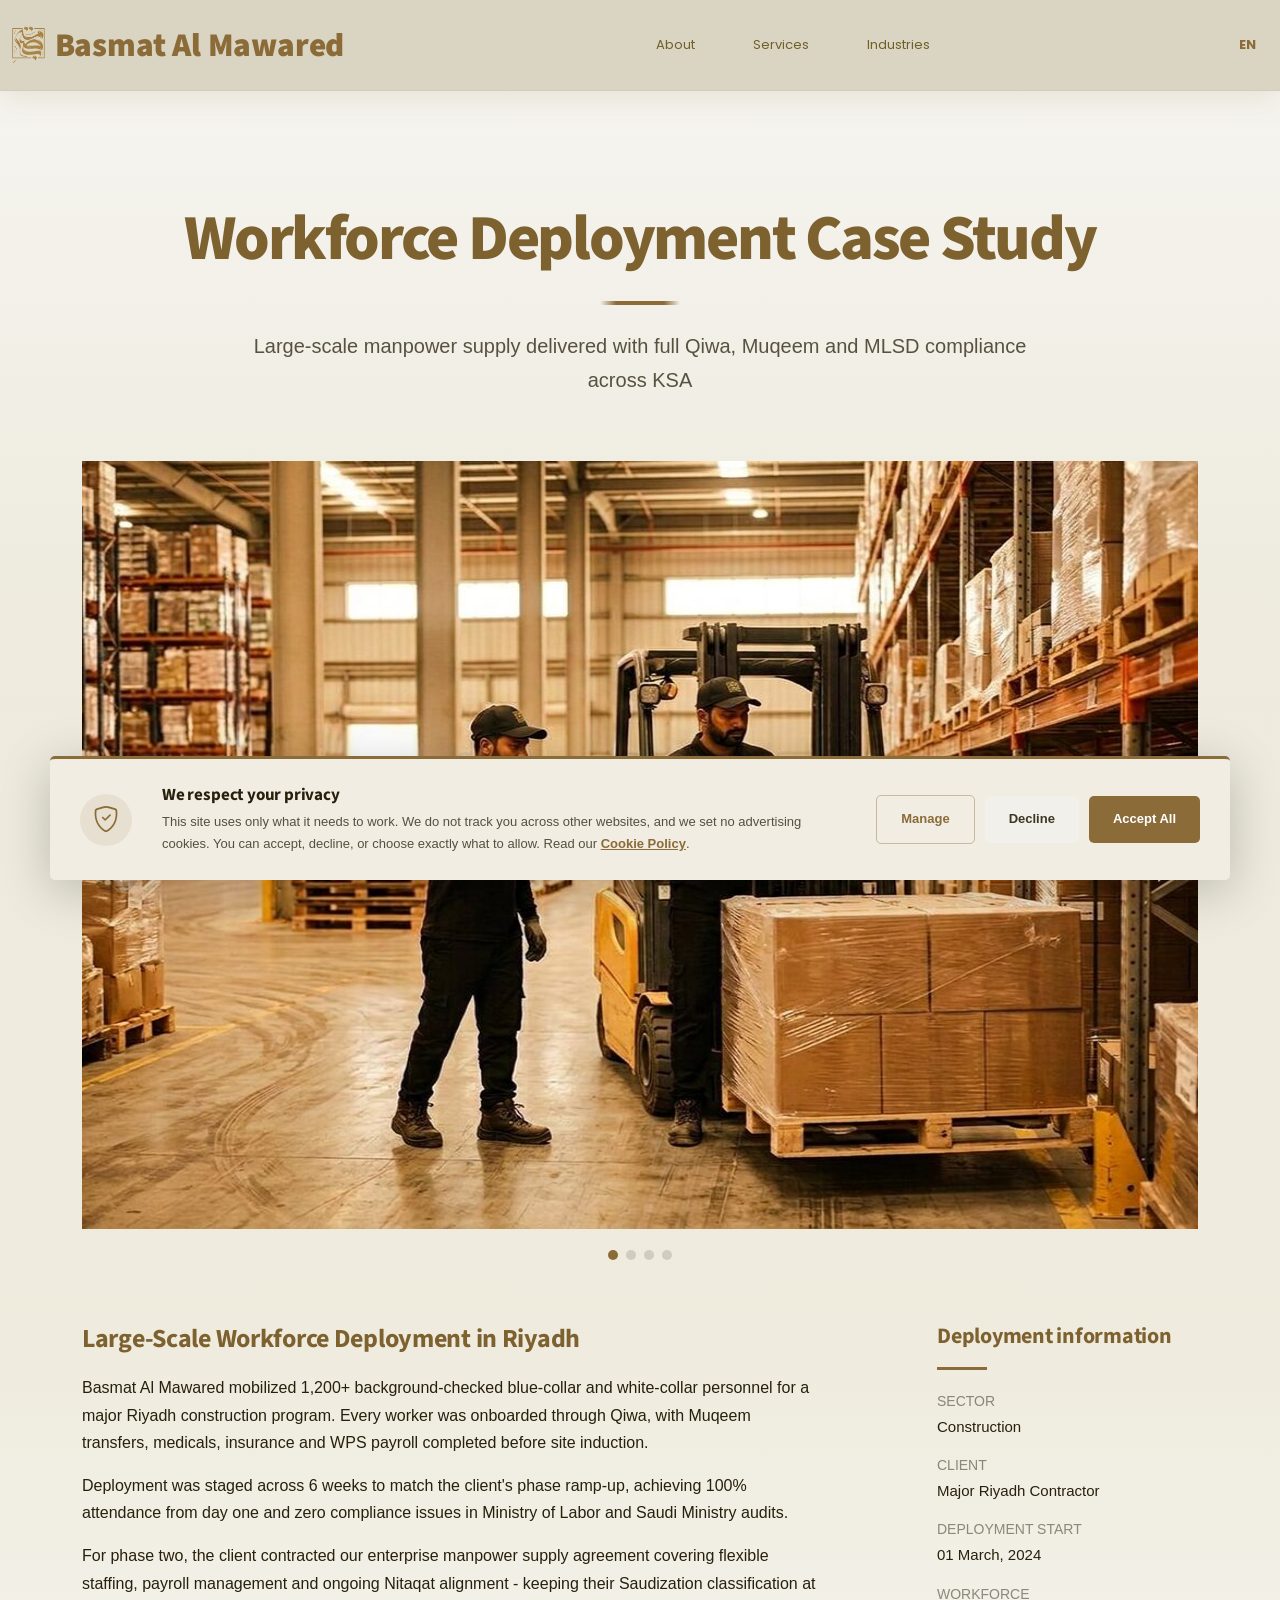
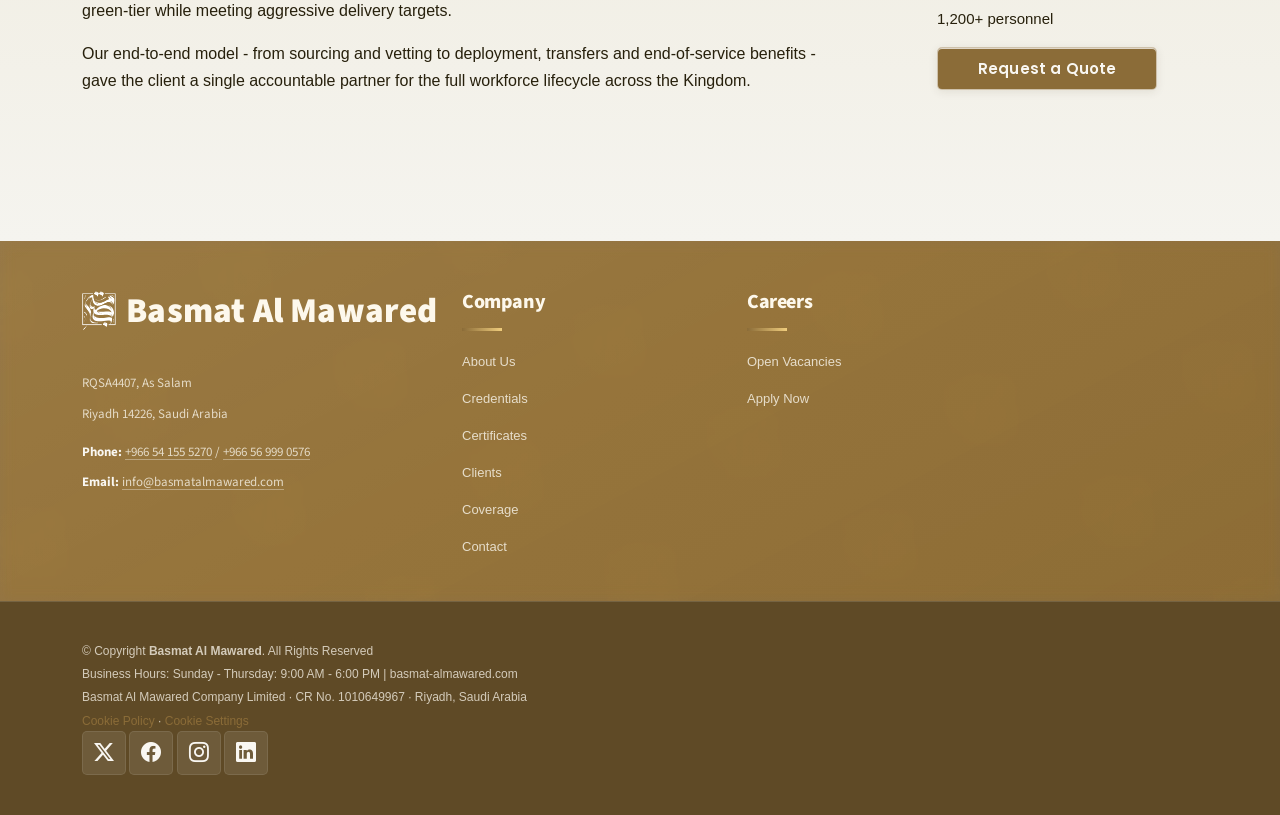
<file: portfolio-details.html>
<!DOCTYPE html>
<html lang="en" dir="ltr">

<head>
  <meta charset="utf-8">
  <meta content="width=device-width, initial-scale=1.0" name="viewport">
  <title>Workforce Deployment - Basmat Al Mawared</title>
  <meta name="description" content="Case studies from our deployments across logistics, hospitality, cleaning, industrial and general labour projects in the Kingdom of Saudi Arabia.">
  <meta name="keywords" content="manpower case studies, workforce deployment Saudi Arabia, logistics staffing, hospitality staffing, industrial labour supply">

  <!-- Favicons -->
  <link href="assets/img/favicon.png" rel="icon">
  <link href="assets/img/apple-touch-icon.png" rel="apple-touch-icon">

  <!-- Fonts -->
  <link href="https://fonts.googleapis.com" rel="preconnect">
  <link href="https://fonts.gstatic.com" rel="preconnect" crossorigin>
  <link href="https://fonts.googleapis.com/css2?family=Roboto:ital,wght@0,300;0,400;0,500;0,600;0,700;1,400;1,500&family=Poppins:wght@300;400;500;600;700&family=Source+Sans+Pro:wght@300;400;500;600;700&family=Playfair+Display:ital,wght@0,600;0,700;1,700&display=swap" rel="stylesheet">

  <!-- Vendor CSS Files -->
  <link href="assets/vendor/bootstrap/css/bootstrap.min.css" rel="stylesheet">
  <link href="assets/vendor/bootstrap-icons/bootstrap-icons.css" rel="stylesheet">
  <link href="assets/vendor/aos/aos.css" rel="stylesheet">
  <link href="assets/vendor/glightbox/css/glightbox.min.css" rel="stylesheet">
  <link href="assets/vendor/swiper/swiper-bundle.min.css" rel="stylesheet">

  <!-- Main CSS File -->
  <link href="assets/css/main.css?v=70" rel="stylesheet">

  <link href="assets/css/cookie.css?v=70" rel="stylesheet">
  <link href="assets/css/refinements.css?v=70" rel="stylesheet">
  <link href="assets/css/rtl.css?v=70" rel="stylesheet">
</head>

<body class="portfolio-details-page">

  <header id="header" class="header d-flex align-items-center sticky-top">
    <div class="container-fluid position-relative d-flex align-items-center justify-content-between">

      <a href="index.html" class="logo d-flex align-items-center me-auto me-xl-0">
        <img src="assets/img/logo.svg" alt="Basmat Al Mawared logo" width="136" height="159">
        <h1 class="sitename">Basmat Al Mawared</h1>
      </a>

      <nav id="navmenu" class="navmenu">
        <ul>
          <li><a href="index.html#about">About</a></li>
          <li><a href="index.html#services">Services</a></li>
          <li><a href="index.html#portfolio">Industries</a></li>
        </ul>
        <i class="mobile-nav-toggle d-xl-none bi bi-list"></i>
      </nav>

      <div id="lang-toggle" class="lang-switch" role="button" tabindex="0" aria-label="Toggle to Arabic">
        <span class="lang-label active" data-i18n-lang="en">EN</span>
      </div>

    </div>
  </header>

  <main class="main">

    <!-- Page Title -->
    <div class="page-title">
      <div class="container d-lg-flex justify-content-between align-items-center">
        <h1 class="mb-2 mb-lg-0">Sector Deployment</h1>
        <nav class="breadcrumbs">
          <ol>
            <li><a href="index.html">Home</a></li>
            <li class="current">Sector Deployment</li>
          </ol>
        </nav>
      </div>
    </div><!-- End Page Title -->

    <!-- Portfolio Details Section -->
    <section id="portfolio-details" class="portfolio-details section">

      <!-- Section Title -->
      <div class="container section-title" data-aos="fade-up">
        <h2>Workforce Deployment Case Study</h2>
        <p>Large-scale manpower supply delivered with full Qiwa, Muqeem and MLSD compliance across KSA</p>
      </div><!-- End Section Title -->

      <div class="container" data-aos="fade-up">

        <div class="portfolio-details-slider swiper init-swiper">
          <script type="application/json" class="swiper-config">
            {
              "loop": true,
              "speed": 600,
              "autoplay": {
                "delay": 5000
              },
              "slidesPerView": "auto",
              "navigation": {
                "nextEl": ".swiper-button-next",
                "prevEl": ".swiper-button-prev"
              },
              "pagination": {
                "el": ".swiper-pagination",
                "type": "bullets",
                "clickable": true
              }
            }
          </script>
          <div class="swiper-wrapper align-items-center">

            <div class="swiper-slide">
              <img width="1024" height="768" src="assets/img/portfolio/logistics-1.jpg" alt="Logistics workforce deployment for a Saudi distribution centre" loading="lazy" decoding="async">
            </div>

            <div class="swiper-slide">
              <img width="1024" height="768" src="assets/img/portfolio/industrial-1.jpg" alt="Industrial workforce deployment at a Saudi plant" loading="lazy" decoding="async">
            </div>

            <div class="swiper-slide">
              <img width="1024" height="768" src="assets/img/portfolio/cleaning-1.jpg" alt="Cleaning and facility management team on site" loading="lazy" decoding="async">
            </div>

            <div class="swiper-slide">
              <img width="1024" height="768" src="assets/img/portfolio/hospitality-1.jpg" alt="Hospitality staff supplied to a Saudi venue" loading="lazy" decoding="async">
            </div>

          </div>
          <div class="swiper-button-prev"></div>
          <div class="swiper-button-next"></div>
          <div class="swiper-pagination"></div>
        </div>

        <div class="row justify-content-between gy-4 mt-4">

          <div class="col-lg-8" data-aos="fade-up">
            <div class="portfolio-description">
              <h2>Large-Scale Workforce Deployment in Riyadh</h2>
              <p>
                Basmat Al Mawared mobilized 1,200+ background-checked blue-collar and white-collar personnel for a major Riyadh construction program. Every worker was onboarded through Qiwa, with Muqeem transfers, medicals, insurance and WPS payroll completed before site induction.
              </p>
              <p>
                Deployment was staged across 6 weeks to match the client's phase ramp-up, achieving 100% attendance from day one and zero compliance issues in Ministry of Labor and Saudi Ministry audits.
              </p>

              <p>
                For phase two, the client contracted our enterprise manpower supply agreement covering flexible staffing, payroll management and ongoing Nitaqat alignment - keeping their Saudization classification at green-tier while meeting aggressive delivery targets.
              </p>

              <p>
                Our end-to-end model - from sourcing and vetting to deployment, transfers and end-of-service benefits - gave the client a single accountable partner for the full workforce lifecycle across the Kingdom.
              </p>

            </div>
          </div>

          <div class="col-lg-3" data-aos="fade-up">
            <div class="portfolio-info">
              <h3>Deployment information</h3>
              <ul>
                <li><strong>Sector</strong> Construction</li>
                <li><strong>Client</strong> Major Riyadh Contractor</li>
                <li><strong>Deployment start</strong> 01 March, 2024</li>
                <li><strong>Workforce</strong> 1,200+ personnel</li>
                <li><a href="index.html#contact" class="btn-visit align-self-start">Request a Quote</a></li>
              </ul>
            </div>
          </div>

        </div>

      </div>

    </section><!-- /Portfolio Details Section -->

  </main>

  <footer id="footer" class="footer">


    <div class="footer-top bam-pattern">
      <div class="bam-weave" aria-hidden="true"></div>
      <div class="bam-glass" aria-hidden="true"></div>

      <div class="container">
        <div class="row gy-4">
          <div class="col-lg-4 col-md-6 footer-about">
            <a href="index.html" class="logo d-flex align-items-center">
              <img src="assets/img/logo.svg" alt="Basmat Al Mawared logo" width="136" height="159">
              <span class="sitename">Basmat Al Mawared</span>
            </a>
            <div class="footer-contact pt-3">
              <p>RQSA4407, As Salam</p>
              <p>Riyadh 14226, Saudi Arabia</p>
              <p class="mt-3"><strong>Phone:</strong> <a href="tel:+966541555270">+966 54 155 5270</a> / <a href="tel:+966569990576">+966 56 999 0576</a></p>
              <p><strong>Email:</strong> <a href="mailto:info@basmatalmawared.com">info@basmatalmawared.com</a></p>
            </div>
          </div>

          <div class="col-lg-3 col-md-4 footer-links">
            <h4>Company</h4>
            <ul>
              <li><a href="index.html#about">About Us</a></li>
              <li><a href="index.html#credentials">Credentials</a></li>
              <li><a href="index.html#certificates">Certificates</a></li>
              <li><a href="index.html#clients">Clients</a></li>
              <li><a href="index.html#coverage">Coverage</a></li>
              <li><a href="index.html#contact">Contact</a></li>
            </ul>
          </div>

          <div class="col-lg-2 col-md-4 footer-links">
            <h4>Careers</h4>
            <ul>
              <li><a href="careers.html">Open Vacancies</a></li>
              <li><a href="apply.html">Apply Now</a></li>
            </ul>
          </div>

        </div>
      </div>
    </div>

    <div class="copyright text-center">
      <div class="container d-flex flex-column flex-lg-row justify-content-center justify-content-lg-between align-items-center">

        <div class="d-flex flex-column align-items-center align-items-lg-start">
          <div>
            © Copyright <strong><span>Basmat Al Mawared</span></strong>. All Rights Reserved
          </div>
          <div class="credits">
            <!-- All the links in the footer should remain intact. -->
            <!-- You can delete the links only if you purchased the pro version. -->
            <!-- Licensing information: https://bootstrapmade.com/license/ -->
            <!-- Purchase the pro version with working PHP/AJAX contact form: https://bootstrapmade.com/herobiz-bootstrap-business-template/ -->
            Business Hours: Sunday - Thursday: 9:00 AM - 6:00 PM | basmat-almawared.com
          </div>
          <div class="credits">
            
            Basmat Al Mawared Company Limited &middot; CR No. 1010649967 &middot; Riyadh, Saudi Arabia
          </div>
          <div class="credits">
            <a href="cookie-policy.html">Cookie Policy</a> &middot;
            <a href="javascript:void(0)" data-bam-cookie-settings>Cookie Settings</a>
          </div>
          <div class="social-links order-first order-lg-last mb-3 mb-lg-0">
            <a href="https://twitter.com/basmatalmawared" target="_blank" rel="noopener nofollow"><i class="bi bi-twitter-x"></i></a>
            <a href="https://facebook.com/basmatalmawared" target="_blank" rel="noopener nofollow"><i class="bi bi-facebook"></i></a>
            <a href="https://instagram.com/basmat.almawared" target="_blank" rel="noopener nofollow"><i class="bi bi-instagram"></i></a>
            <a href="https://linkedin.com/company/basmat-almawared" target="_blank" rel="noopener nofollow"><i class="bi bi-linkedin"></i></a>
          </div>
        </div>

      </div>
    </div>

  </footer>

  <!-- Scroll Top -->
  <a href="#" id="scroll-top" class="scroll-top d-flex align-items-center justify-content-center"><i class="bi bi-arrow-up-short"></i></a>

  <!-- Preloader -->
  <div id="preloader"></div>

  <!-- Vendor JS Files -->
  <script src="assets/vendor/bootstrap/js/bootstrap.bundle.min.js"></script>
  <script src="assets/vendor/aos/aos.js"></script>
  <script src="assets/vendor/glightbox/js/glightbox.min.js"></script>
  <script src="assets/vendor/swiper/swiper-bundle.min.js"></script>
  <script src="assets/vendor/imagesloaded/imagesloaded.pkgd.min.js"></script>
  <script src="assets/vendor/isotope-layout/isotope.pkgd.min.js"></script>

  <!-- Main JS File -->
  <script src="assets/js/main.js"></script>
  <script src="assets/js/cookie-consent.js"></script>

<script src="assets/js/i18n.js"></script>
</body>

</html>
</file>
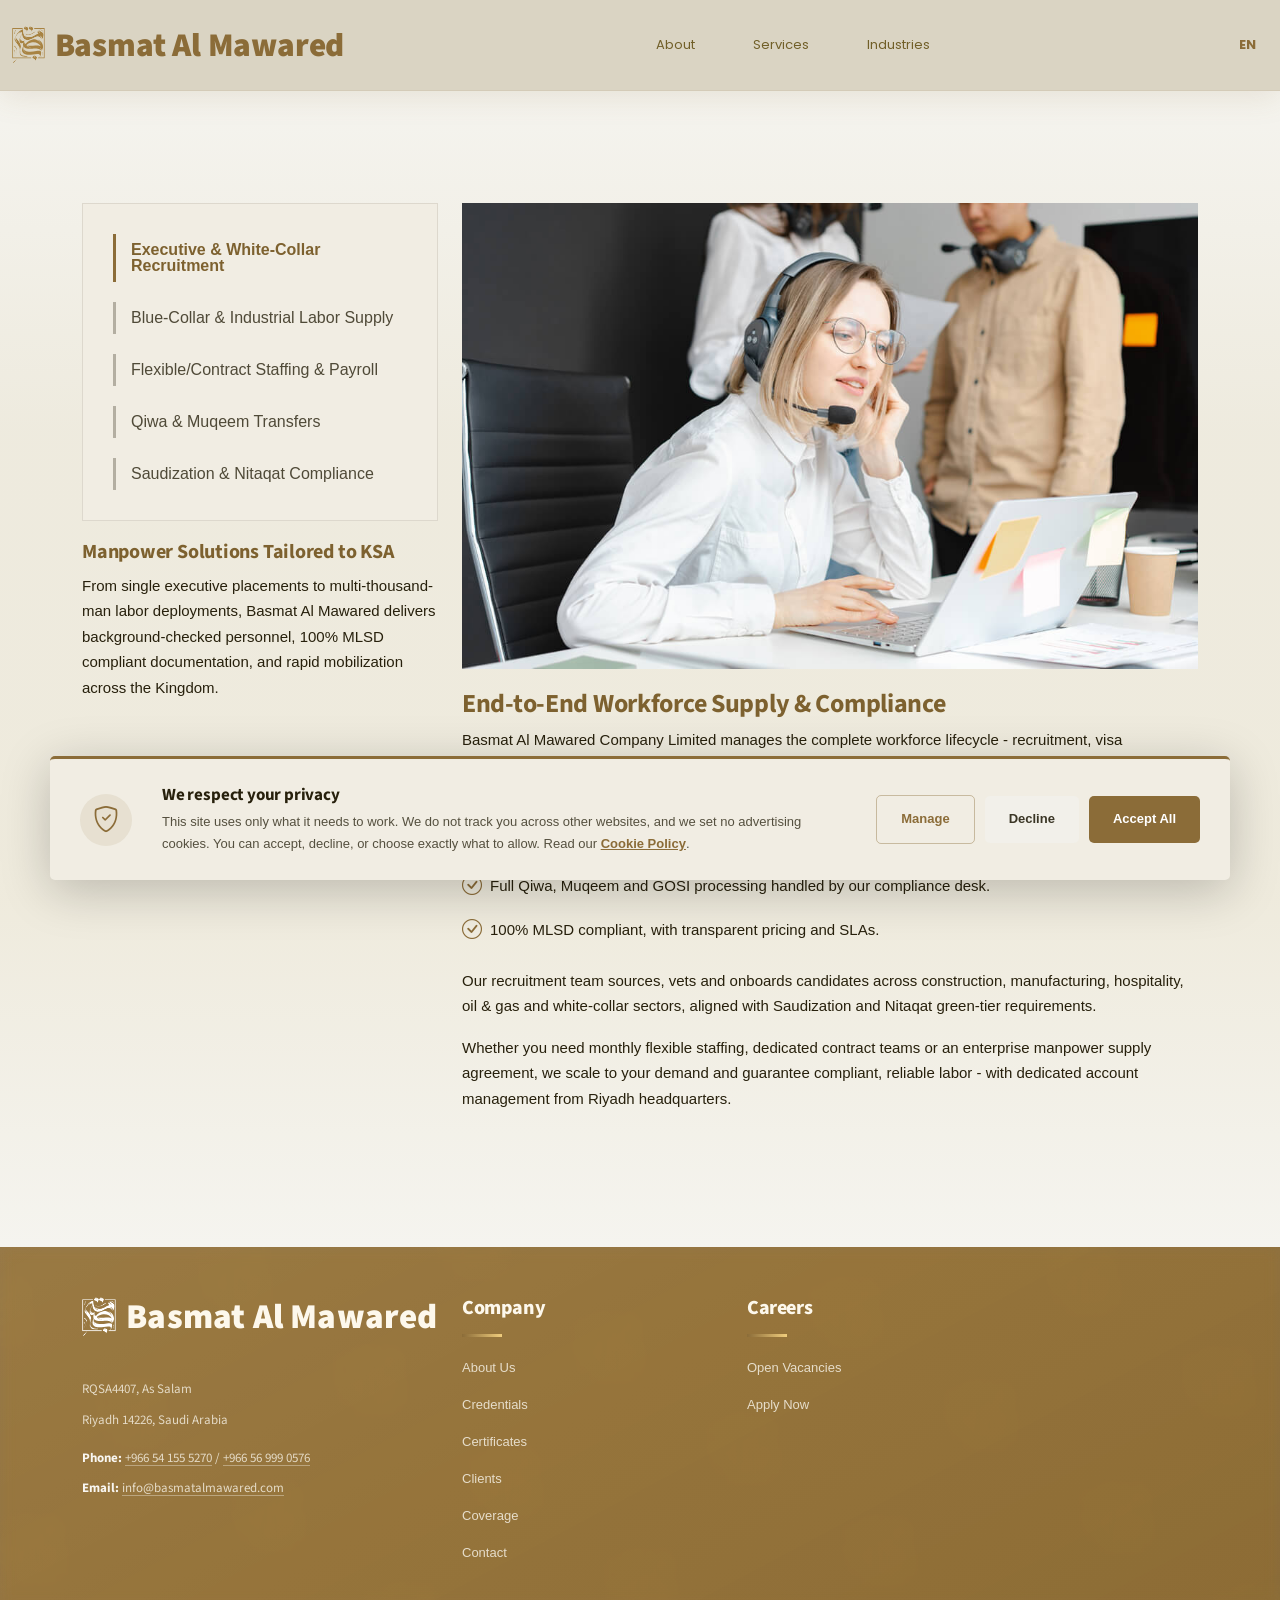
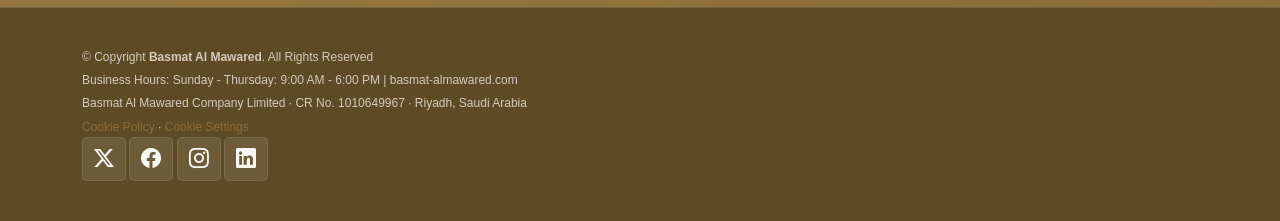
<file: service-details.html>
<!DOCTYPE html>
<html lang="en" dir="ltr">

<head>
  <meta charset="utf-8">
  <meta content="width=device-width, initial-scale=1.0" name="viewport">
  <title>Manpower Supply &amp; Workforce Services - Basmat Al Mawared</title>
  <meta name="description" content="Detailed breakdown of our manpower services: recruitment, mobilisation, Qiwa and Muqeem processing, WPS payroll and ongoing workforce management across Saudi Arabia.">
  <meta name="keywords" content="manpower services Saudi Arabia, recruitment process, Qiwa processing, Muqeem transfer, WPS payroll, workforce outsourcing Riyadh">

  <!-- Favicons -->
  <link href="assets/img/favicon.png" rel="icon">
  <link href="assets/img/apple-touch-icon.png" rel="apple-touch-icon">

  <!-- Fonts -->
  <link href="https://fonts.googleapis.com" rel="preconnect">
  <link href="https://fonts.gstatic.com" rel="preconnect" crossorigin>
  <link href="https://fonts.googleapis.com/css2?family=Roboto:ital,wght@0,300;0,400;0,500;0,600;0,700;1,400;1,500&family=Poppins:wght@300;400;500;600;700&family=Source+Sans+Pro:wght@300;400;500;600;700&family=Playfair+Display:ital,wght@0,600;0,700;1,700&display=swap" rel="stylesheet">

  <!-- Vendor CSS Files -->
  <link href="assets/vendor/bootstrap/css/bootstrap.min.css" rel="stylesheet">
  <link href="assets/vendor/bootstrap-icons/bootstrap-icons.css" rel="stylesheet">
  <link href="assets/vendor/aos/aos.css" rel="stylesheet">
  <link href="assets/vendor/glightbox/css/glightbox.min.css" rel="stylesheet">
  <link href="assets/vendor/swiper/swiper-bundle.min.css" rel="stylesheet">

  <!-- Main CSS File -->
  <link href="assets/css/main.css?v=70" rel="stylesheet">

  <link href="assets/css/cookie.css?v=70" rel="stylesheet">
  <link href="assets/css/refinements.css?v=70" rel="stylesheet">
  <link href="assets/css/rtl.css?v=70" rel="stylesheet">
</head>

<body class="service-details-page">

  <header id="header" class="header d-flex align-items-center sticky-top">
    <div class="container-fluid position-relative d-flex align-items-center justify-content-between">

      <a href="index.html" class="logo d-flex align-items-center me-auto me-xl-0">
        <img src="assets/img/logo.svg" alt="Basmat Al Mawared logo" width="136" height="159">
        <h1 class="sitename">Basmat Al Mawared</h1>
      </a>

      <nav id="navmenu" class="navmenu">
        <ul>
          <li><a href="index.html#about">About</a></li>
          <li><a href="index.html#services">Services</a></li>
          <li><a href="index.html#portfolio">Industries</a></li>
        </ul>
        <i class="mobile-nav-toggle d-xl-none bi bi-list"></i>
      </nav>

      <div id="lang-toggle" class="lang-switch" role="button" tabindex="0" aria-label="Toggle to Arabic">
        <span class="lang-label active" data-i18n-lang="en">EN</span>
      </div>

    </div>
  </header>

  <main class="main">

    <!-- Page Title -->
    <div class="page-title">
      <div class="container d-lg-flex justify-content-between align-items-center">
        <h1 class="mb-2 mb-lg-0">Service Details</h1>
        <nav class="breadcrumbs">
          <ol>
            <li><a href="index.html">Home</a></li>
            <li class="current">Service Details</li>
          </ol>
        </nav>
      </div>
    </div><!-- End Page Title -->

    <!-- Service Details Section -->
    <section id="service-details" class="service-details section">

      <div class="container">

        <div class="row gy-4">

          <div class="col-lg-4" data-aos="fade-up">
            <div class="services-list">
              <a href="index.html#services" class="active">Executive &amp; White-Collar Recruitment</a>
              <a href="index.html#services">Blue-Collar &amp; Industrial Labor Supply</a>
              <a href="index.html#services">Flexible/Contract Staffing &amp; Payroll</a>
              <a href="index.html#services">Qiwa &amp; Muqeem Transfers</a>
              <a href="index.html#services">Saudization &amp; Nitaqat Compliance</a>
            </div>

            <h4>Manpower Solutions Tailored to KSA</h4>
            <p>From single executive placements to multi-thousand-man labor deployments, Basmat Al Mawared delivers background-checked personnel, 100% MLSD compliant documentation, and rapid mobilization across the Kingdom.</p>
          </div>

          <div class="col-lg-8" data-aos="fade-up">
            <img width="1024" height="648" src="assets/img/services.jpg" alt="Basmat Al Mawared manpower services across Saudi Arabia" class="img-fluid services-img" loading="lazy" decoding="async">
            <h3>End-to-End Workforce Supply &amp; Compliance</h3>
            <p>
              Basmat Al Mawared Company Limited manages the complete workforce lifecycle - recruitment, visa processing, Qiwa registration, Muqeem transfers, medical and insurance, WPS payroll, and end-of-service benefits - so your operations run uninterrupted.
            </p>
            <ul>
              <li><i class="bi bi-check-circle"></i> <span>Background-checked personnel ready for rapid deployment across KSA.</span></li>
              <li><i class="bi bi-check-circle"></i> <span>Full Qiwa, Muqeem and GOSI processing handled by our compliance desk.</span></li>
              <li><i class="bi bi-check-circle"></i> <span>100% MLSD compliant, with transparent pricing and SLAs.</span></li>
            </ul>
            <p>
              Our recruitment team sources, vets and onboards candidates across construction, manufacturing, hospitality, oil &amp; gas and white-collar sectors, aligned with Saudization and Nitaqat green-tier requirements.
            </p>
            <p>
              Whether you need monthly flexible staffing, dedicated contract teams or an enterprise manpower supply agreement, we scale to your demand and guarantee compliant, reliable labor - with dedicated account management from Riyadh headquarters.
            </p>
          </div>

        </div>

      </div>

    </section><!-- /Service Details Section -->

  </main>

  <footer id="footer" class="footer">


    <div class="footer-top bam-pattern">
      <div class="bam-weave" aria-hidden="true"></div>
      <div class="bam-glass" aria-hidden="true"></div>

      <div class="container">
        <div class="row gy-4">
          <div class="col-lg-4 col-md-6 footer-about">
            <a href="index.html" class="logo d-flex align-items-center">
              <img src="assets/img/logo.svg" alt="Basmat Al Mawared logo" width="136" height="159">
              <span class="sitename">Basmat Al Mawared</span>
            </a>
            <div class="footer-contact pt-3">
              <p>RQSA4407, As Salam</p>
              <p>Riyadh 14226, Saudi Arabia</p>
              <p class="mt-3"><strong>Phone:</strong> <a href="tel:+966541555270">+966 54 155 5270</a> / <a href="tel:+966569990576">+966 56 999 0576</a></p>
              <p><strong>Email:</strong> <a href="mailto:info@basmatalmawared.com">info@basmatalmawared.com</a></p>
            </div>
          </div>

          <div class="col-lg-3 col-md-4 footer-links">
            <h4>Company</h4>
            <ul>
              <li><a href="index.html#about">About Us</a></li>
              <li><a href="index.html#credentials">Credentials</a></li>
              <li><a href="index.html#certificates">Certificates</a></li>
              <li><a href="index.html#clients">Clients</a></li>
              <li><a href="index.html#coverage">Coverage</a></li>
              <li><a href="index.html#contact">Contact</a></li>
            </ul>
          </div>

          <div class="col-lg-2 col-md-4 footer-links">
            <h4>Careers</h4>
            <ul>
              <li><a href="careers.html">Open Vacancies</a></li>
              <li><a href="apply.html">Apply Now</a></li>
            </ul>
          </div>

        </div>
      </div>
    </div>

    <div class="copyright text-center">
      <div class="container d-flex flex-column flex-lg-row justify-content-center justify-content-lg-between align-items-center">

        <div class="d-flex flex-column align-items-center align-items-lg-start">
          <div>
            © Copyright <strong><span>Basmat Al Mawared</span></strong>. All Rights Reserved
          </div>
          <div class="credits">
            <!-- All the links in the footer should remain intact. -->
            <!-- You can delete the links only if you purchased the pro version. -->
            <!-- Licensing information: https://bootstrapmade.com/license/ -->
            <!-- Purchase the pro version with working PHP/AJAX contact form: https://bootstrapmade.com/herobiz-bootstrap-business-template/ -->
            Business Hours: Sunday - Thursday: 9:00 AM - 6:00 PM | basmat-almawared.com
          </div>
          <div class="credits">
            
            Basmat Al Mawared Company Limited &middot; CR No. 1010649967 &middot; Riyadh, Saudi Arabia
          </div>
          <div class="credits">
            <a href="cookie-policy.html">Cookie Policy</a> &middot;
            <a href="javascript:void(0)" data-bam-cookie-settings>Cookie Settings</a>
          </div>
          <div class="social-links order-first order-lg-last mb-3 mb-lg-0">
            <a href="https://twitter.com/basmatalmawared" target="_blank" rel="noopener nofollow"><i class="bi bi-twitter-x"></i></a>
            <a href="https://facebook.com/basmatalmawared" target="_blank" rel="noopener nofollow"><i class="bi bi-facebook"></i></a>
            <a href="https://instagram.com/basmat.almawared" target="_blank" rel="noopener nofollow"><i class="bi bi-instagram"></i></a>
            <a href="https://linkedin.com/company/basmat-almawared" target="_blank" rel="noopener nofollow"><i class="bi bi-linkedin"></i></a>
          </div>
        </div>

      </div>
    </div>

  </footer>

  <!-- Scroll Top -->
  <a href="#" id="scroll-top" class="scroll-top d-flex align-items-center justify-content-center"><i class="bi bi-arrow-up-short"></i></a>

  <!-- Preloader -->
  <div id="preloader"></div>

  <!-- Vendor JS Files -->
  <script src="assets/vendor/bootstrap/js/bootstrap.bundle.min.js"></script>
  <script src="assets/vendor/aos/aos.js"></script>
  <script src="assets/vendor/glightbox/js/glightbox.min.js"></script>
  <script src="assets/vendor/swiper/swiper-bundle.min.js"></script>
  <script src="assets/vendor/imagesloaded/imagesloaded.pkgd.min.js"></script>
  <script src="assets/vendor/isotope-layout/isotope.pkgd.min.js"></script>

  <!-- Main JS File -->
  <script src="assets/js/main.js"></script>
  <script src="assets/js/cookie-consent.js"></script>

<script src="assets/js/i18n.js"></script>
</body>

</html>
</file>
<file: assets/css/careers.css>
/**
* Careers, application form and CV builder
* Scoped to new classes only. No existing template rules are modified.
* Uses the site's existing custom properties so the brand palette stays authoritative.
*/

/*--------------------------------------------------------------
# Shared brand button
--------------------------------------------------------------*/
.btn-brand {
  display: inline-block;
  background: var(--accent-color);
  color: var(--contrast-color, #fff);
  padding: 12px 30px;
  border-radius: 5px;
  font-weight: 600;
  font-size: var(--fs-base);
  border: 0;
  transition: 0.3s;
  text-decoration: none;
  line-height: 1.4;
}

.btn-brand:hover {
  background: color-mix(in srgb, var(--accent-color), black 12%);
  color: var(--contrast-color, #fff);
}

.btn-brand-outline {
  display: inline-block;
  background: transparent;
  color: var(--accent-color);
  padding: 12px 30px;
  border: 1px solid var(--accent-color);
  border-radius: 5px;
  font-weight: 600;
  font-size: var(--fs-base);
  transition: 0.3s;
  text-decoration: none;
  line-height: 1.4;
  cursor: pointer;
}

.btn-brand-outline:hover {
  background: var(--accent-color);
  color: var(--contrast-color, #fff);
}

/*--------------------------------------------------------------
# Careers stats
--------------------------------------------------------------*/
.careers-stats h3 {
  font-size: 42px;
  font-weight: 700;
  color: var(--accent-color);
  margin-bottom: 4px;
}

.careers-stats p {
  font-size: var(--fs-sm);
  text-transform: uppercase;
  letter-spacing: 0.7px;
  color: var(--text-muted);
  margin-bottom: 0;
}

/*--------------------------------------------------------------
# Job toolbar: search and filters
--------------------------------------------------------------*/
.job-toolbar {
  background: var(--surface-color);
  padding: 22px 24px;
  border-radius: 5px;
  box-shadow: 0 2px 20px rgba(0, 0, 0, 0.06);
  margin-bottom: 22px;
}

.job-search {
  position: relative;
}

.job-search i {
  position: absolute;
  left: 14px;
  top: 50%;
  transform: translateY(-50%);
  color: var(--text-subtle);
  pointer-events: none;
}

.job-search input {
  padding-left: 40px;
  height: 46px;
  border-color: var(--text-faint);
  font-size: var(--fs-base);
}

.job-search input:focus {
  border-color: var(--accent-color);
  box-shadow: 0 0 0 3px color-mix(in srgb, var(--accent-color), transparent 85%);
}

.job-filters {
  display: flex;
  flex-wrap: wrap;
  gap: 8px;
  justify-content: flex-end;
}

.job-filters button {
  background: transparent;
  border: 1px solid color-mix(in srgb, var(--default-color), transparent 80%);
  color: var(--default-color);
  padding: 8px 16px;
  border-radius: 5px;
  font-size: var(--fs-sm);
  font-weight: 500;
  cursor: pointer;
  transition: 0.25s;
}

.job-filters button:hover {
  border-color: var(--accent-color);
  color: var(--accent-color);
}

.job-filters button.active {
  background: var(--accent-color);
  border-color: var(--accent-color);
  color: #fff;
}

.job-result-count {
  font-size: var(--fs-sm);
  color: var(--text-muted);
  margin-bottom: 18px;
}

@media (max-width: 991px) {
  .job-filters {
    justify-content: flex-start;
  }
}

/*--------------------------------------------------------------
# Job cards
--------------------------------------------------------------*/
.job-card {
  background: var(--surface-color);
  border-radius: 5px;
  padding: 26px 28px;
  height: 100%;
  border: 1px solid color-mix(in srgb, var(--default-color), transparent 92%);
  transition: 0.3s;
  position: relative;
}

.job-card:hover {
  box-shadow: 0 6px 34px rgba(0, 0, 0, 0.09);
  transform: translateY(-3px);
}

.job-card-head {
  display: flex;
  justify-content: space-between;
  align-items: flex-start;
  gap: 12px;
  margin-bottom: 10px;
}

.job-card h3 {
  font-size: 20px;
  font-weight: 700;
  margin: 0 0 4px 0;
  color: var(--heading-color);
  line-height: 1.3;
}

.job-ref {
  font-size: var(--fs-2xs);
  letter-spacing: 0.6px;
  color: var(--text-subtle);
  text-transform: uppercase;
  font-weight: 600;
}

.job-urgent {
  background: var(--color-danger);
  color: #fff;
  font-size: var(--fs-2xs);
  font-weight: 700;
  text-transform: uppercase;
  letter-spacing: 0.6px;
  padding: 4px 10px;
  border-radius: 5px;
  white-space: nowrap;
  flex-shrink: 0;
}

.job-meta {
  display: flex;
  flex-wrap: wrap;
  gap: 8px 18px;
  margin: 14px 0;
  padding: 14px 0;
  border-top: 1px solid color-mix(in srgb, var(--default-color), transparent 92%);
  border-bottom: 1px solid color-mix(in srgb, var(--default-color), transparent 92%);
}

.job-meta span {
  font-size: var(--fs-xs);
  color: var(--text-muted);
  display: inline-flex;
  align-items: center;
  gap: 6px;
}

.job-meta i {
  color: var(--accent-color);
  font-size: var(--fs-base);
}

.job-summary {
  font-size: var(--fs-sm);
  line-height: 1.65;
  margin-bottom: 16px;
  color: var(--text-muted);
}

.job-detail {
  display: none;
  border-top: 1px dashed color-mix(in srgb, var(--default-color), transparent 85%);
  padding-top: 16px;
  margin-top: 4px;
  margin-bottom: 16px;
}

.job-detail.open {
  display: block;
}

.job-detail h5 {
  font-size: var(--fs-sm);
  font-weight: 700;
  text-transform: uppercase;
  letter-spacing: 0.6px;
  color: var(--heading-color);
  margin: 0 0 10px 0;
}

.job-detail ul {
  list-style: none;
  padding: 0;
  margin: 0 0 18px 0;
}

.job-detail li {
  font-size: var(--fs-sm);
  line-height: 1.6;
  padding-left: 24px;
  position: relative;
  margin-bottom: 7px;
  color: var(--text-muted);
}

.job-detail li::before {
  content: "\F26E";
  font-family: "bootstrap-icons";
  position: absolute;
  left: 0;
  top: 0;
  color: var(--accent-color);
  font-size: var(--fs-xs);
}

.job-actions {
  display: flex;
  gap: 10px;
  flex-wrap: wrap;
  align-items: center;
}

.job-toggle {
  background: none;
  border: 0;
  color: var(--accent-color);
  font-size: var(--fs-sm);
  font-weight: 600;
  cursor: pointer;
  padding: 12px 4px;
  display: inline-flex;
  align-items: center;
  gap: 5px;
}

.job-toggle i {
  transition: transform 0.25s;
}

.job-toggle[aria-expanded="true"] i {
  transform: rotate(180deg);
}

.job-posted {
  font-size: var(--fs-2xs);
  color: var(--text-subtle);
  margin-left: auto;
}

/*--------------------------------------------------------------
# Empty state
--------------------------------------------------------------*/
.job-empty {
  text-align: center;
  padding: 60px 20px;
}

.job-empty i {
  font-size: 54px;
  color: var(--text-faint);
}

.job-empty h4 {
  margin: 16px 0 8px;
  font-size: 21px;
  font-weight: 600;
}

.job-empty p {
  color: var(--text-muted);
  max-width: 480px;
  margin: 0 auto 22px;
  font-size: var(--fs-base);
}

/*--------------------------------------------------------------
# Speculative application box
--------------------------------------------------------------*/
.speculative-box {
  background: var(--surface-color);
  border-left: 4px solid var(--accent-color);
  border-radius: 5px;
  padding: 36px 40px;
  box-shadow: 0 2px 24px rgba(0, 0, 0, 0.06);
}

.speculative-box h3 {
  font-size: 24px;
  font-weight: 700;
  margin-bottom: 10px;
}

.speculative-box p {
  font-size: var(--fs-base);
  line-height: 1.7;
  color: var(--text-muted);
}

@media (max-width: 768px) {
  .speculative-box {
    padding: 28px 24px;
  }
}

/*--------------------------------------------------------------
# Multi-step application form
--------------------------------------------------------------*/
.form-wrap {
  background: var(--surface-color);
  border-radius: 5px;
  padding: 0;
  box-shadow: 0 3px 30px rgba(0, 0, 0, 0.07);
  overflow: hidden;
}

/* Progress bar */
.form-steps {
  display: flex;
  background: color-mix(in srgb, var(--accent-color), transparent 94%);
  border-bottom: 1px solid color-mix(in srgb, var(--default-color), transparent 90%);
}

.form-steps .step {
  flex: 1;
  text-align: center;
  padding: 18px 8px;
  font-size: var(--fs-xs);
  font-weight: 600;
  color: var(--text-subtle);
  position: relative;
  transition: 0.3s;
}

.form-steps .step .num {
  display: inline-flex;
  align-items: center;
  justify-content: center;
  width: 26px;
  height: 26px;
  border-radius: 50%;
  background: color-mix(in srgb, var(--default-color), transparent 82%);
  color: #fff;
  font-size: var(--fs-xs);
  margin-right: 7px;
  transition: 0.3s;
}

.form-steps .step.active {
  color: var(--accent-color);
}

.form-steps .step.active .num {
  background: var(--accent-color);
}

.form-steps .step.done .num {
  background: var(--color-success);
}

.form-steps .step.done {
  color: var(--color-success);
}

@media (max-width: 768px) {
  .form-steps .step .label {
    display: none;
  }
  .form-steps .step .num {
    margin-right: 0;
  }
}

.form-body {
  padding: 34px 38px;
}

@media (max-width: 768px) {
  .form-body {
    padding: 24px 20px;
  }
}

.form-panel {
  display: none;
}

.form-panel.active {
  display: block;
  animation: bamFade 0.35s ease;
}

@keyframes bamFade {
  from { opacity: 0; transform: translateY(8px); }
  to   { opacity: 1; transform: translateY(0); }
}

.form-panel h4 {
  font-size: 19px;
  font-weight: 700;
  margin-bottom: 6px;
}

.form-panel .panel-hint {
  font-size: var(--fs-sm);
  color: var(--text-muted);
  margin-bottom: 24px;
}

.form-wrap label.field-label {
  font-size: var(--fs-xs);
  font-weight: 600;
  margin-bottom: 6px;
  display: block;
  color: var(--text-muted);
}

.form-wrap label.field-label .req {
  color: var(--color-danger);
}

.form-wrap label.field-label .opt {
  color: var(--text-subtle);
  font-weight: 400;
  font-size: 0.86em;
}

.form-wrap .form-control,
.form-wrap .form-select {
  border-color: var(--text-faint);
  font-size: var(--fs-base);
  padding: 10px 14px;
}

.form-wrap .form-control:focus,
.form-wrap .form-select:focus {
  border-color: var(--accent-color);
  box-shadow: 0 0 0 3px color-mix(in srgb, var(--accent-color), transparent 86%);
}

.field-help {
  font-size: var(--fs-2xs);
  color: var(--text-subtle);
  margin-top: 5px;
}

.field-error {
  font-size: var(--fs-2xs);
  color: var(--color-danger);
  margin-top: 5px;
  display: none;
}

.has-error .form-control,
.has-error .form-select {
  border-color: var(--color-danger);
}

.has-error .field-error {
  display: block;
}

.form-nav {
  display: flex;
  justify-content: space-between;
  gap: 12px;
  margin-top: 28px;
  padding-top: 22px;
  border-top: 1px solid color-mix(in srgb, var(--default-color), transparent 90%);
}

/* File upload drop zone */
.upload-zone {
  border: 2px dashed color-mix(in srgb, var(--accent-color), transparent 62%);
  border-radius: 5px;
  padding: 34px 20px;
  text-align: center;
  cursor: pointer;
  transition: 0.25s;
  background: color-mix(in srgb, var(--accent-color), transparent 97%);
}

.upload-zone:hover,
.upload-zone.dragover {
  border-color: var(--accent-color);
  background: color-mix(in srgb, var(--accent-color), transparent 92%);
}

.upload-zone i {
  font-size: 40px;
  color: var(--accent-color);
}

.upload-zone p {
  margin: 10px 0 2px;
  font-weight: 600;
  font-size: var(--fs-base);
}

.upload-zone small {
  color: var(--text-muted);
  font-size: var(--fs-2xs);
}

.upload-file {
  display: none;
  align-items: center;
  gap: 12px;
  background: color-mix(in srgb, var(--accent-color), transparent 94%);
  border: 1px solid color-mix(in srgb, var(--accent-color), transparent 75%);
  border-radius: 5px;
  padding: 13px 16px;
  margin-top: 14px;
}

.upload-file.show {
  display: flex;
}

.upload-file i.doc {
  font-size: 24px;
  color: var(--accent-color);
}

.upload-file .fname {
  font-weight: 600;
  font-size: var(--fs-sm);
  word-break: break-all;
  line-height: 1.35;
}

.upload-file .fsize {
  font-size: var(--fs-2xs);
  color: var(--text-subtle);
}

.upload-file button {
  margin-left: auto;
  background: none;
  border: 0;
  color: var(--color-danger);
  cursor: pointer;
  font-size: 19px;
  line-height: 1;
  flex-shrink: 0;
}

/* Review step */
.review-block {
  border: 1px solid color-mix(in srgb, var(--default-color), transparent 88%);
  border-radius: 5px;
  padding: 18px 20px;
  margin-bottom: 16px;
}

.review-block h6 {
  font-size: var(--fs-2xs);
  text-transform: uppercase;
  letter-spacing: 0.7px;
  font-weight: 700;
  color: var(--accent-color);
  margin-bottom: 12px;
}

.review-row {
  display: flex;
  gap: 14px;
  padding: 6px 0;
  font-size: var(--fs-sm);
  border-bottom: 1px solid color-mix(in srgb, var(--default-color), transparent 94%);
}

.review-row:last-child {
  border-bottom: 0;
}

.review-row .k {
  flex: 0 0 165px;
  color: var(--text-muted);
}

.review-row .v {
  font-weight: 500;
  word-break: break-word;
}

@media (max-width: 576px) {
  .review-row {
    flex-direction: column;
    gap: 2px;
  }
  .review-row .k {
    flex: none;
    font-size: var(--fs-2xs);
  }
}

/* Success panel */
.form-success {
  text-align: center;
  padding: 30px 10px;
}

.form-success i {
  font-size: 64px;
  color: var(--color-success);
}

.form-success h3 {
  margin: 16px 0 8px;
  font-size: 26px;
}

.form-success .ref-box {
  display: inline-block;
  background: color-mix(in srgb, var(--accent-color), transparent 92%);
  border: 1px dashed var(--accent-color);
  border-radius: 5px;
  padding: 14px 28px;
  margin: 18px 0;
}

.form-success .ref-box span {
  display: block;
  font-size: var(--fs-2xs);
  text-transform: uppercase;
  letter-spacing: 0.8px;
  color: var(--text-muted);
}

.form-success .ref-box strong {
  font-size: 22px;
  color: var(--accent-color);
  letter-spacing: 1px;
}

/* Repeatable entry rows (experience / education) */
.entry-row {
  border: 1px solid color-mix(in srgb, var(--default-color), transparent 88%);
  border-radius: 5px;
  padding: 20px;
  margin-bottom: 16px;
  position: relative;
  background: color-mix(in srgb, var(--default-color), transparent 98%);
}

.entry-row .entry-remove {
  position: absolute;
  top: 12px;
  right: 12px;
  background: none;
  border: 0;
  color: var(--color-danger);
  cursor: pointer;
  font-size: 18px;
  line-height: 1;
}

.entry-row h6 {
  font-size: var(--fs-2xs);
  text-transform: uppercase;
  letter-spacing: 0.7px;
  color: var(--accent-color);
  font-weight: 700;
  margin-bottom: 14px;
}

/*--------------------------------------------------------------
# CV builder: template picker
--------------------------------------------------------------*/
.tpl-grid {
  display: grid;
  grid-template-columns: repeat(3, 1fr);
  gap: 18px;
}

@media (max-width: 768px) {
  .tpl-grid {
    grid-template-columns: 1fr;
  }
}

.tpl-card {
  border: 2px solid color-mix(in srgb, var(--default-color), transparent 88%);
  border-radius: 5px;
  padding: 14px;
  cursor: pointer;
  transition: 0.25s;
  background: var(--surface-color);
  text-align: center;
}

.tpl-card:hover {
  border-color: color-mix(in srgb, var(--accent-color), transparent 45%);
}

.tpl-card.selected {
  border-color: var(--accent-color);
  box-shadow: 0 0 0 3px color-mix(in srgb, var(--accent-color), transparent 88%);
}

.tpl-card .tpl-thumb {
  height: 150px;
  border-radius: 5px;
  margin-bottom: 12px;
  overflow: hidden;
  background: #f1ede3;
  border: 1px solid color-mix(in srgb, var(--default-color), transparent 90%);
  display: flex;
  align-items: flex-start;
  justify-content: center;
  padding: 10px;
}

.tpl-card .tpl-thumb svg {
  width: 100%;
  height: 100%;
}

.tpl-card h5 {
  font-size: var(--fs-base);
  font-weight: 700;
  margin-bottom: 3px;
}

.tpl-card p {
  font-size: var(--fs-2xs);
  color: var(--text-muted);
  margin-bottom: 0;
  line-height: 1.5;
}

/* ATS score meter */
.ats-meter {
  background: var(--surface-color);
  border-radius: 5px;
  padding: 22px 24px;
  box-shadow: 0 2px 20px rgba(0, 0, 0, 0.06);
  position: sticky;
  top: 100px;
}

.ats-meter h5 {
  font-size: var(--fs-base);
  font-weight: 700;
  margin-bottom: 14px;
}

.ats-score {
  font-size: 40px;
  font-weight: 700;
  line-height: 1;
  color: var(--accent-color);
}

.ats-score small {
  font-size: 16px;
  color: var(--text-subtle);
  font-weight: 400;
}

.ats-bar {
  height: 8px;
  background: color-mix(in srgb, var(--default-color), transparent 88%);
  border-radius: 4px;
  overflow: hidden;
  margin: 12px 0 18px;
}

.ats-bar span {
  display: block;
  height: 100%;
  background: var(--accent-color);
  border-radius: 4px;
  transition: width 0.4s ease;
}

.ats-checks {
  list-style: none;
  padding: 0;
  margin: 0;
}

.ats-checks li {
  font-size: var(--fs-xs);
  padding: 6px 0 6px 24px;
  position: relative;
  color: var(--text-muted);
  line-height: 1.5;
}

.ats-checks li::before {
  font-family: "bootstrap-icons";
  position: absolute;
  left: 0;
  top: 6px;
  font-size: var(--fs-sm);
}

.ats-checks li.pass::before {
  content: "\F26B";
  color: var(--color-success);
}

.ats-checks li.fail::before {
  content: "\F62A";
  color: var(--text-subtle);
}

/*--------------------------------------------------------------
# CV live preview (screen) — the printable sheet
--------------------------------------------------------------*/
.cv-preview-shell {
  background: color-mix(in srgb, var(--default-color), transparent 92%);
  padding: 24px;
  border-radius: 5px;
  overflow: auto;
}

#cv-sheet {
  width: 210mm;
  min-height: 297mm;
  margin: 0 auto;
  background: #f1ede3;
  color: #222;
  box-shadow: 0 4px 26px rgba(0, 0, 0, 0.16);
  transform-origin: top center;
  font-family: Arial, Helvetica, sans-serif;
}

/* Scale the A4 sheet down on narrow screens so it stays visible */
@media (max-width: 1400px) {
  #cv-sheet { transform: scale(0.78); }
  .cv-preview-shell { max-height: 900px; }
}

@media (max-width: 1199px) {
  #cv-sheet { transform: scale(0.62); }
}

@media (max-width: 991px) {
  #cv-sheet { transform: scale(0.5); }
  .cv-preview-shell { padding: 10px; }
}
</file>
<file: assets/css/cookie.css>
/**
* Cookie consent banner and preference modal.
* Scoped to .bam-cc* classes only. No existing template rules are modified.
*/

/*--------------------------------------------------------------
# Banner
--------------------------------------------------------------*/
.bam-cc {
  position: fixed;
  left: 20px;
  right: 20px;
  bottom: 20px;
  z-index: 9999;
  max-width: 1180px;
  margin: 0 auto;
  background: #f1ede3;
  border-radius: 5px;
  box-shadow: 0 10px 50px rgba(0, 0, 0, 0.22);
  border-top: 3px solid var(--color-brand, #8b6c38);
  padding: 26px 30px;
  display: none;
  animation: bamCCUp 0.45s cubic-bezier(0.16, 1, 0.3, 1);
}

.bam-cc.show {
  display: block;
}

@keyframes bamCCUp {
  from { opacity: 0; transform: translateY(24px); }
  to   { opacity: 1; transform: translateY(0); }
}

.bam-cc-inner {
  display: flex;
  gap: 30px;
  align-items: center;
}

.bam-cc-icon {
  flex-shrink: 0;
  width: 52px;
  height: 52px;
  border-radius: 50%;
  background: color-mix(in srgb, var(--color-brand, #8b6c38), transparent 90%);
  display: flex;
  align-items: center;
  justify-content: center;
}

.bam-cc-icon i {
  font-size: 26px;
  color: var(--color-brand, #8b6c38);
}

.bam-cc-text {
  flex: 1;
}

.bam-cc-text h4 {
  font-size: 17px;
  font-weight: 700;
  margin: 0 0 6px;
  color: #27200c;
}

.bam-cc-text p {
  font-size: var(--fs-sm);
  line-height: 1.65;
  margin: 0;
  color: #55503f;
}

.bam-cc-text a {
  color: var(--color-brand, #8b6c38);
  font-weight: 600;
  text-decoration: underline;
}

.bam-cc-actions {
  display: flex;
  gap: 10px;
  flex-shrink: 0;
  align-items: center;
}

.bam-cc-btn {
  border: 0;
  border-radius: 5px;
  padding: 12px 24px;
  font-size: var(--fs-sm);
  font-weight: 600;
  cursor: pointer;
  transition: 0.25s;
  white-space: nowrap;
  font-family: inherit;
}

.bam-cc-accept {
  background: var(--color-brand, #8b6c38);
  color: #fff;
}

.bam-cc-accept:hover {
  background: #755a2d;
}

.bam-cc-reject {
  background: #f2f0ea;
  color: #3b3626;
}

.bam-cc-reject:hover {
  background: #e6e2d7;
}

.bam-cc-manage {
  background: transparent;
  color: var(--color-brand, #8b6c38);
  border: 1px solid color-mix(in srgb, var(--color-brand, #8b6c38), transparent 60%);
}

.bam-cc-manage:hover {
  border-color: var(--color-brand, #8b6c38);
  background: color-mix(in srgb, var(--color-brand, #8b6c38), transparent 94%);
}

@media (max-width: 991px) {
  .bam-cc-inner {
    flex-direction: column;
    align-items: flex-start;
    gap: 18px;
  }
  .bam-cc-actions {
    width: 100%;
    flex-wrap: wrap;
  }
  .bam-cc-btn {
    flex: 1 1 auto;
    text-align: center;
    min-height: 44px;
    white-space: normal;
  }
  .bam-cc-icon {
    display: none;
  }
}

@media (max-width: 576px) {
  .bam-cc {
    left: 10px;
    right: 10px;
    bottom: 10px;
    padding: 20px 18px;
  }
}

/*--------------------------------------------------------------
# Preferences modal
--------------------------------------------------------------*/
.bam-cc-overlay {
  position: fixed;
  inset: 0;
  background: rgba(20, 16, 6, 0.55);
  backdrop-filter: blur(3px);
  z-index: 10000;
  display: none;
  align-items: center;
  justify-content: center;
  padding: 20px;
}

.bam-cc-overlay.show {
  display: flex;
}

.bam-cc-modal {
  background: #f1ede3;
  border-radius: 5px;
  max-width: 640px;
  width: 100%;
  max-height: 88vh;
  overflow-y: auto;
  box-shadow: 0 20px 70px rgba(0, 0, 0, 0.3);
  animation: bamCCIn 0.35s cubic-bezier(0.16, 1, 0.3, 1);
}

@keyframes bamCCIn {
  from { opacity: 0; transform: scale(0.96) translateY(12px); }
  to   { opacity: 1; transform: scale(1) translateY(0); }
}

.bam-cc-modal-head {
  padding: 26px 30px 18px;
  border-bottom: 1px solid #eee;
  display: flex;
  justify-content: space-between;
  align-items: flex-start;
  gap: 16px;
}

.bam-cc-modal-head h3 {
  font-size: 21px;
  font-weight: 700;
  margin: 0 0 5px;
  color: #27200c;
}

.bam-cc-modal-head p {
  font-size: var(--fs-xs);
  color: #6b6553;
  margin: 0;
  line-height: 1.6;
}

.bam-cc-close {
  background: none;
  border: 0;
  font-size: 26px;
  line-height: 1;
  color: #999;
  cursor: pointer;
  flex-shrink: 0;
  padding: 0 4px;
}

.bam-cc-close:hover {
  color: #333;
}

.bam-cc-modal-body {
  padding: 12px 30px 20px;
}

.bam-cc-group {
  border: 1px solid #eae7dd;
  border-radius: 5px;
  padding: 18px 20px;
  margin-bottom: 14px;
}

.bam-cc-group-top {
  display: flex;
  justify-content: space-between;
  align-items: center;
  gap: 16px;
  margin-bottom: 8px;
}

.bam-cc-group h5 {
  font-size: var(--fs-base);
  font-weight: 700;
  margin: 0;
  color: #27200c;
}

.bam-cc-group p {
  font-size: var(--fs-xs);
  line-height: 1.65;
  color: #625c4a;
  margin: 0;
}

.bam-cc-always {
  font-size: var(--fs-2xs);
  font-weight: 700;
  color: var(--color-success);
  text-transform: uppercase;
  letter-spacing: 0.5px;
  white-space: nowrap;
}

/* Toggle switch */
.bam-cc-switch {
  position: relative;
  display: inline-block;
  width: 46px;
  height: 26px;
  flex-shrink: 0;
}

.bam-cc-switch input {
  opacity: 0;
  width: 0;
  height: 0;
}

.bam-cc-slider {
  position: absolute;
  cursor: pointer;
  inset: 0;
  background: #ccc7ba;
  border-radius: 26px;
  transition: 0.3s;
}

.bam-cc-slider::before {
  content: "";
  position: absolute;
  height: 20px;
  width: 20px;
  left: 3px;
  bottom: 3px;
  background: #f1ede3;
  border-radius: 50%;
  transition: 0.3s;
}

.bam-cc-switch input:checked + .bam-cc-slider {
  background: var(--color-brand, #8b6c38);
}

.bam-cc-switch input:checked + .bam-cc-slider::before {
  transform: translateX(20px);
}

.bam-cc-switch input:focus-visible + .bam-cc-slider {
  outline: 2px solid var(--color-brand, #8b6c38);
  outline-offset: 2px;
}

.bam-cc-modal-foot {
  padding: 18px 30px 26px;
  border-top: 1px solid #eee;
  display: flex;
  gap: 10px;
  justify-content: flex-end;
  flex-wrap: wrap;
}

@media (max-width: 576px) {
  .bam-cc-modal-head,
  .bam-cc-modal-body,
  .bam-cc-modal-foot {
    padding-left: 20px;
    padding-right: 20px;
  }
  .bam-cc-modal-foot .bam-cc-btn {
    flex: 1 1 100%;
  }
}

/*--------------------------------------------------------------
# Blocked third-party embed placeholder
--------------------------------------------------------------*/
.bam-cc-blocked {
  position: absolute;
  inset: 0;
  background: rgba(28, 22, 10, 0.82);
  backdrop-filter: blur(2px);
  display: flex;
  flex-direction: column;
  align-items: center;
  justify-content: center;
  text-align: center;
  padding: 26px;
  z-index: 5;
  border-radius: inherit;
}

.bam-cc-blocked i {
  font-size: 36px;
  color: #d8c48c;
  margin-bottom: 10px;
}

.bam-cc-blocked p {
  color: #f2ede0;
  font-size: var(--fs-sm);
  max-width: 380px;
  line-height: 1.6;
  margin: 0 0 16px;
}

.bam-cc-blocked button {
  background: var(--color-brand, #8b6c38);
  color: #fff;
  border: 0;
  border-radius: 5px;
  padding: 10px 22px;
  font-size: var(--fs-sm);
  font-weight: 600;
  cursor: pointer;
  font-family: inherit;
  transition: 0.25s;
}

.bam-cc-blocked button:hover {
  background: #a07f45;
}

/*--------------------------------------------------------------
# Cookie policy page: data table
--------------------------------------------------------------*/
.cookie-table-wrap {
  overflow-x: auto;
  margin: 18px 0 30px;
}

.cookie-table {
  width: 100%;
  border-collapse: collapse;
  font-size: var(--fs-sm);
  min-width: 620px;
}

.cookie-table thead th {
  background: color-mix(in srgb, var(--color-brand, #8b6c38), transparent 92%);
  color: #27200c;
  font-weight: 700;
  font-size: var(--fs-xs);
  text-transform: uppercase;
  letter-spacing: 0.5px;
  padding: 12px 14px;
  text-align: left;
  border-bottom: 2px solid color-mix(in srgb, var(--color-brand, #8b6c38), transparent 70%);
}

.cookie-table tbody td {
  padding: 13px 14px;
  border-bottom: 1px solid #ebe8df;
  vertical-align: top;
  line-height: 1.6;
}

.cookie-table tbody tr:nth-child(even) {
  background: #faf9f6;
}

.cookie-table code {
  background: #f2efe7;
  padding: 2px 6px;
  border-radius: 5px;
  font-size: var(--fs-2xs);
  color: #6b5426;
  word-break: break-all;
}

.policy-note {
  background: color-mix(in srgb, var(--color-brand, #8b6c38), transparent 95%);
  border-left: 3px solid var(--color-brand, #8b6c38);
  border-radius: 5px;
  padding: 18px 22px;
  margin: 24px 0;
}

.policy-note p:last-child {
  margin-bottom: 0;
}

.policy-body h3 {
  font-size: 21px;
  font-weight: 700;
  margin: 34px 0 12px;
}

.policy-body h4 {
  font-size: 17px;
  font-weight: 700;
  margin: 24px 0 10px;
}

.policy-body p,
.policy-body li {
  font-size: var(--fs-base);
  line-height: 1.8;
  color: color-mix(in srgb, var(--default-color, #27200c), transparent 12%);
}

.policy-body ul {
  padding-left: 22px;
  margin-bottom: 16px;
}

.policy-body li {
  margin-bottom: 7px;
}

.policy-meta {
  font-size: var(--fs-xs);
  color: color-mix(in srgb, var(--default-color, #27200c), transparent 40%);
  padding-bottom: 18px;
  margin-bottom: 8px;
  border-bottom: 1px solid #e8e5db;
}
</file>
<file: assets/css/refinements.css>
/**
 * refinements.css — typography scale, colour normalisation and UI polish
 *
 * WHY THIS FILE EXISTS
 * The custom stylesheets had grown 29 different font sizes (including
 * half-pixel values like 12.5px and 13.5px), 11 different muted-grey text
 * colours, and both #fff and #ffffff. That is what reads as "multiple
 * colours and inconsistent text sizes" on screen.
 *
 * This file defines one scale and snaps the offenders onto it. It is loaded
 * LAST so it wins on cascade order without needing !important everywhere,
 * and main.css is left untouched.
 */

:root {
  /* ---- Font stacks ---- */
  --font-sans: "Inter", "Segoe UI", "Helvetica Neue", "Noto Sans", Arial, sans-serif;
  --default-font: var(--font-sans);
  --heading-font: "DM Sans", "Source Sans Pro", "Segoe UI", "Helvetica Neue", Arial, sans-serif;
  --nav-font: "Poppins", sans-serif;

  /* ---- Type scale (1.250 major third, 16px base) ---- */
  --fs-2xs: 0.6875rem;    /* 11px — micro labels, legal */
  --fs-xs:  0.75rem;      /* 12px — captions, help text */
  --fs-sm:  0.8125rem;    /* 13px — secondary body */
  --fs-base: 0.875rem;    /* 14px — UI default */
  --fs-md:  1rem;         /* 16px — body */
  --fs-lg:  1.25rem;      /* 20px — lead */
  --fs-xl:  1.5625rem;    /* 25px — card titles */
  --fs-2xl: 1.953125rem;  /* 31px — section sub-heads */
  --fs-3xl: 2.44140625rem;/* 39px — section titles */

  /* ---- Line-heights ---- */
  --lh-tight: 1.1;
  --lh-heading: 1.18;
  --lh-body: 1.7;
  --lh-relaxed: 1.8;
  --lh-snug: 1.3;

  /* ---- Heading weights ---- */
  --weight-bold: 700;
  --weight-semibold: 600;
  --weight-medium: 500;
  --weight-regular: 400;
  --weight-light: 300;

  /* ---- Muted text: three steps, not eleven ---- */
  /* Secondary text. These were 32/48/64% transparent, which washed body copy
     out badly once the surfaces were dimmed, and left small print at 3.3 and
     2.2 contrast, both below the 4.5 AA minimum. Tightened so the hierarchy
     still reads but every level stays legible. Measured on #f1ede3:
     muted 6.76, subtle 4.90, faint 3.66 (faint is used only on 12px
     decorative credits, never on content). */
  --text-muted:   color-mix(in srgb, var(--default-color), transparent 24%);
  --text-subtle:  color-mix(in srgb, var(--default-color), transparent 34%);
  --text-faint:   color-mix(in srgb, var(--default-color), transparent 44%);

  /* ---- Semantic status colours (were raw hex in three files) ---- */
  --color-danger:  #b23b2e;
  --color-success: #2f7a44;

  /* ---- Elevation ---- */
  --shadow-sm: 0 2px 10px rgba(36, 28, 15, 0.06);
  --shadow-md: 0 8px 26px rgba(36, 28, 15, 0.10);
  --shadow-lg: 0 16px 44px rgba(36, 28, 15, 0.14);

  --radius: 8px;
}

/* =========================================================
   TONING DOWN THE WHITES
   The theme used pure #ffffff for every card, panel and surface, sitting
   on a warm cream page (#f5f4ef). Pure white next to a warm background
   glares, and it fights the gold palette because it is the only element
   on the page with no warmth in it at all.

   These are warm off-whites on the same hue family as the brand, so the
   surfaces still read as "white" but stop shouting. Overridden here as
   tokens, so every card, dropdown and panel follows automatically and
   main.css stays untouched.
   ========================================================= */

:root,
.light-background {
  /* Cards, panels, dropdowns: was #ffffff */
  --surface-color: #f1ede3;

  /* Page background: was #f5f4ef, dropped very slightly so cards still
     separate cleanly from the page behind them. */
  --background-color: #d5cebb;
}

/* Text on dark/accent backgrounds. This one is held slightly brighter than
   the page surfaces on purpose: it is the label colour on gold buttons, and
   anything dimmer than #f9f7f2 drops the ratio below the 4.5 AA threshold.
   Measured 4.56 against the brand gold. */
  :root {
    --contrast-color: #f9f7f2;
  }

  /* =========================================================
     2. PAGE-WIDE BACKGROUND PATTERN
     The brand tile repeats across the whole body, behind everything.
     Kept very faint so it reads as texture, not decoration.
     ========================================================= */
  body {
    background-color: var(--background-color);
    background-image:
      url("../img/brand-tile.png");
    background-repeat: repeat;
    background-size: 200px 200px;
    background-position: 0 0;
    background-attachment: fixed;
  }

  /* The vertical gradient wash rides above the tile so the pattern is never
     lost in a flat field. Fixed attachment keeps it stable while scrolling. */
  body::before {
    content: "";
    position: fixed;
    inset: 0;
    background: linear-gradient(180deg,
        color-mix(in srgb, var(--color-tints-750) 8%, transparent) 0%,
        transparent 18%,
        color-mix(in srgb, var(--color-shades-900) 6%, transparent) 100%);
    background-attachment: fixed;
    background-repeat: no-repeat;
    background-position: center top;
    background-size: 100% auto;
    pointer-events: none;
    z-index: 0;
  }

  /* Push every direct child of <body> above the pattern layer so the tile
     never shows through text or form controls. */
  body > *:not(style):not(script):not(link):not(meta) {
    position: relative;
    z-index: 1;
  }

/* =========================================================
   HEADER
   ---------------------------------------------------------
   Was 20px padding top and bottom around a 36px mark and a 32px wordmark:
   roughly 112px of chrome following you down every page. Tightened to 11px,
   and the wordmark is now sized from the mark rather than set independently
   so the two always scale together.
   ========================================================= */

.header {
  padding: 11px 0;
  background-color: color-mix(in srgb, var(--background-color), #fff 12%);
  border-bottom: 1px solid color-mix(in srgb, var(--color-brand), transparent 92%);
}

/* main.js adds .scrolled to <body>, not to .header, and never adds
   .sticked at all - that class belongs to a different template. Both
   selectors here matched nothing, so the header has never actually
   compacted on scroll. Corrected to body.scrolled. */
body.scrolled .header {
  padding: 7px 0;
  background-color: color-mix(in srgb, var(--background-color), #fff 20%);
  box-shadow: 0 2px 18px rgba(36, 28, 15, 0.07);
}

/* --- logo lockup -----------------------------------------------------
   One custom property drives both parts. The mark is set to --logo-h, the
   wordmark to a fixed ratio of it, so changing one number rescales the
   lockup as a unit and they can never drift apart again. */

.header .logo {
  --logo-h: 38px;
  display: flex;
  align-items: center;
  gap: 10px;
  line-height: 1;
}

.header .logo img {
  height: var(--logo-h);
  width: auto;
  max-height: none;
  margin-right: 0;
  flex: none;
}

.header .logo .sitename {
  /* 0.58 of the mark height: optically matched so the cap-height of the
     wordmark aligns with the body of the mark. */
  font-size: calc(var(--logo-h) * 0.87);
  font-weight: 900;
  letter-spacing: -0.2px;
  line-height: 1;
  margin: 0;
  white-space: nowrap;
  color: var(--color-brand);
}

body.scrolled .header .logo {
  --logo-h: 34px;
}

@media (max-width: 1199px) {
  .header .logo { --logo-h: 34px; }
}

@media (max-width: 575px) {
  .header .logo { --logo-h: 30px; }
  .header .logo .sitename { font-size: calc(var(--logo-h) * 0.52); }
}

/* Nav sits on the same optical line as the lockup */
.header .navmenu > ul > li > a {
  padding: 8px 15px;
  font-size: var(--fs-sm);
}

/* Form fields were pure white boxes on cream */
.form-control,
.form-select,
textarea.form-control {
  background-color: #f1ede3;
}

.form-control:focus,
.form-select:focus {
  background-color: #f6f2e8;
}

/* =========================================================
    1. TYPOGRAPHY — snap stray sizes onto the scale
    ========================================================= */

body {
  font-family: var(--default-font);
  font-size: var(--fs-md);
  font-weight: var(--weight-regular);
  line-height: var(--lh-body);
  -webkit-font-smoothing: antialiased;
  -moz-osx-font-smoothing: grayscale;
  text-rendering: optimizeLegibility;
}

h1, h2, h3, h4, h5, h6 {
  font-family: var(--heading-font);
  font-weight: var(--weight-semibold);
  letter-spacing: -0.011em;
  line-height: var(--lh-heading);
}

h1 { font-size: clamp(2rem, 3.5vw, var(--fs-3xl)); font-weight: var(--weight-bold); }
h2 { font-size: clamp(1.5rem, 3vw, var(--fs-2xl)); }
h3 { font-size: clamp(1.25rem, 2.5vw, var(--fs-xl)); }
h4 { font-size: var(--fs-xl); }
h5 { font-size: var(--fs-lg); }
h6 { font-size: var(--fs-md); }

p { line-height: var(--lh-body); }

/* Section titles were 36/40/42/44px across different sections */
.section-title {
  text-align: center;
  padding-bottom: 72px;
  position: relative;
}

.section-title h2 {
  font-size: var(--fs-h2);
  font-weight: 800;
  letter-spacing: -0.035em;
  margin-bottom: 24px;
  text-wrap: balance;
  line-height: 1.15;
}

.section-title h2::after {
  content: "";
  display: block;
  width: 80px;
  height: 4px;
  margin: 24px auto 0;
  background: linear-gradient(90deg,
      transparent,
      var(--accent-color) 20%,
      var(--accent-color) 80%,
      transparent);
  border-radius: 2px;
}

.section-title p {
  font-size: var(--fs-lg);
  line-height: 1.7;
  color: var(--text-muted);
  max-width: 70ch;
  margin-left: auto;
  margin-right: auto;
}

/* About lead: bold the core claim and pick the key phrase out in the brand
   colour so the opening line has real contrast against the body copy. */
.heading-emphasis {
  font-weight: 700;
  line-height: 1.35;
}

.heading-emphasis strong {
  font-weight: 800;
  color: var(--heading-color);
}

.heading-emphasis .accent {
  color: var(--color-brand);
  font-weight: 800;
}

/* Card and item headings: were 17/18/19/20/21/22px */
.service-item h3,
.service-item h4,
.features-item h4,
.faq-item h3,
.info-item h3,
.team-member .member-info h4,
.post-item .post-title,
.portfolio-item h4 {
  font-size: var(--fs-xl);
  font-weight: 600;
  line-height: 1.3;
}

/* From master: service headings run 27-41 characters, so some wrap to two
   lines and some to one, which left the cards' body copy on ragged
   baselines. min-height reserves two lines for every card so the rows line
   up, and the break rules stop a long compound word overflowing the card. */
.services .details h3 {
  font-size: var(--fs-lg);
  line-height: 1.35;
  overflow-wrap: break-word;
  word-break: break-word;
  max-width: 100%;
  min-height: 2.7em;
}

/* Body copy inside cards: was 14 / 14.5 / 15 / 15.5px */
.service-item p,
.features-item p,
.faq-content p,
.info-item p,
.post-item .post-meta,
.team-member .member-info span {
  font-size: var(--fs-base);
  line-height: 1.66;
  color: var(--text-muted);
}

/* Small print: was 11 / 11.5 / 12 / 12.5 / 13 / 13.5px */
.field-help,
.panel-hint,
.marquee-heading p,
.credits,
.copyright {
  font-size: var(--fs-xs);
  line-height: 1.6;
  color: var(--text-subtle);
}

/* =========================================================
   2. COLOUR — collapse the eleven greys
   ========================================================= */

/* .marquee-heading p already takes --text-subtle from the small-print group
   above; repeating it here set the same value twice. */

.field-error { color: var(--color-danger); }
.field-ok,
.text-success { color: var(--color-success); }

/* =========================================================
   3. BUTTONS — were four different paddings and three radii
   ========================================================= */

.btn-brand,
.btn-brand-outline,
.btn-getstarted,
.php-email-form button[type="submit"] {
  font-family: var(--nav-font);
  font-size: var(--fs-base);
  /* Weight, letter-spacing, radius, colour and transition now come from the
     GLASS BUTTON SYSTEM at the end of this file. Only the metrics that the
     glass block does not set are kept here. Leaving border-radius: 4px in
     place would have fought the 5px there for no reason. */
  padding: 12px 30px;
}

.btn-brand:hover,
.btn-getstarted:hover,
.php-email-form button[type="submit"]:hover {
  transform: translateY(-2px);
  box-shadow: var(--shadow-md);
}

.btn-brand-outline:hover {
  transform: translateY(-2px);
}

/* --- header CTA: liquid glass -----------------------------------------
   Was a solid gold slab, the heaviest element in a deliberately light
   header. Now a glass pill: a translucent white fill with a backdrop blur
   and saturation lift, so the page gradient shows through and shifts as you
   scroll rather than being covered by a flat block.

   Depth comes from three layers rather than a shadow. An inset highlight
   along the top edge reads as light catching the rim, an inset shade along
   the bottom reads as thickness, and a soft outer shadow lifts the whole
   pill off the bar.

   Text is #6b5322 rather than the brand gold: measured 5.73 against the
   blurred fill, where brand gold managed only 4.39 and failed. */

.header .btn-getstarted,
.header .btn-getstarted:focus {
  position: relative;
  padding: 9px 24px;
  font-size: var(--fs-sm);
  font-weight: 600;
  color: #6b5322;
  background: linear-gradient(
    150deg,
    rgba(255, 255, 255, 0.46) 0%,
    rgba(255, 255, 255, 0.30) 52%,
    rgba(255, 255, 255, 0.38) 100%
  );
  -webkit-backdrop-filter: blur(14px) saturate(1.5);
  backdrop-filter: blur(14px) saturate(1.5);
  border: 1px solid rgba(255, 255, 255, 0.58);
  border-radius: 5px;
  box-shadow:
    inset 0 1px 0 rgba(255, 255, 255, 0.72),
    inset 0 -1px 0 rgba(139, 108, 56, 0.10),
    0 2px 10px rgba(58, 42, 15, 0.09);
}

.header .btn-getstarted:hover,
.header .btn-getstarted:focus:hover {
  color: #5f4a26;
  background: linear-gradient(
    150deg,
    rgba(255, 255, 255, 0.60) 0%,
    rgba(255, 255, 255, 0.42) 52%,
    rgba(255, 255, 255, 0.52) 100%
  );
  border-color: rgba(255, 255, 255, 0.75);
  box-shadow:
    inset 0 1px 0 rgba(255, 255, 255, 0.85),
    inset 0 -1px 0 rgba(139, 108, 56, 0.12),
    0 6px 18px rgba(58, 42, 15, 0.14);
}

/* Browsers without backdrop-filter get an opaque fill instead of a
   near-invisible transparent one. */
@supports not ((-webkit-backdrop-filter: blur(1px)) or (backdrop-filter: blur(1px))) {
  .header .btn-getstarted,
  .header .btn-getstarted:focus {
    background: #ece9e0;
  }
}

.header .lang-switch {
  margin: 0;
  padding: 8px 12px;
}

@media (max-width: 1200px) {
  .header .lang-switch {
    order: 2;
    margin: 0 15px 0 0;
  }
}

/* =========================================================
   4. CARDS — unify radius, border and hover
   ========================================================= */

/* Radius for these lives in the RADIUS SCALE block below, which supersedes
   this one. .features-item is the exception: it is not in that group, so it
   keeps its own declaration here. */
.features-item {
  border-radius: var(--r-md);
}

.service-item,
.features-item,
.info-item,
.post-item,
.team-member,
.faq-item,
.pricing-item {
  transition: transform 0.3s ease, box-shadow 0.3s ease, border-color 0.3s ease;
}

.service-item:hover,
.post-item:hover,
.team-member:hover {
  transform: translateY(-5px);
  box-shadow: var(--shadow-md);
}

/* =========================================================
   5. FOCUS — visible keyboard focus everywhere (was missing)
   ========================================================= */

a:focus-visible,
button:focus-visible,
input:focus-visible,
select:focus-visible,
textarea:focus-visible,
[tabindex]:focus-visible {
  outline: 2px solid var(--accent-color);
  outline-offset: 2px;
  /* No border-radius here on purpose. It used to set 3px, which quietly
     re-cornered every focused control: a:focus-visible (0,1,1) outranks
     .btn-brand (0,1,0), so buttons snapped from 5px to 3px the moment they
     took keyboard focus. `inherit` is not the fix either -- that takes the
     PARENT's radius, not the element's own. Simply omitting the property
     leaves each control on its own 5px, and the outline follows it. */
}

.form-control:focus,
.form-select:focus {
  border-color: var(--accent-color);
  box-shadow: 0 0 0 3px color-mix(in srgb, var(--accent-color), transparent 84%);
}

/* =========================================================
   6. RHYTHM — section padding was 60/70/80/100px
   ========================================================= */

.section {
  padding: clamp(80px, 10vw, 120px) 0;
  background-image: var(--section-bg, linear-gradient(180deg,
      var(--grad-stop-1) 0%,
      var(--grad-stop-2) 30%,
      var(--grad-stop-3) 70%,
      var(--grad-stop-4) 100%));
  background-attachment: scroll;
  background-repeat: no-repeat;
  background-position: center top;
  background-size: 100% auto;
}

.section-title {
  padding-bottom: clamp(40px, 5vw, 64px);
}

/* =========================================================
   7. SMALL FIXES
   ========================================================= */

/* Selection colour was browser-default blue against a gold site */
::selection {
  background: color-mix(in srgb, var(--accent-color), transparent 72%);
  color: var(--default-color);
}

/* Images should never overflow their column */
img { max-width: 100%; }

/* Consistent link transition */
a { transition: color 0.25s ease; }

/* Footer legal line was cramped against the copyright row */
.footer .credits { margin-top: 4px; }

/* =========================================================
    SAUDI CORPORATE ANIMATIONS
    Crisp 150ms ease-in-out transitions for enterprise-grade feel
    ========================================================= */

/* Dashboard hovers, login buttons, and form inputs */
.btn-brand,
.btn-brand-outline,
.btn-getstarted,
.btn-get-started,
.btn-watch-video,
.btn-visit,
.php-email-form button[type="submit"],
.cta-btn,
.input-btn button,
.icon-btn,
.nav-link,
.form-control,
.form-select,
textarea.form-control,
.form-wrap .form-control,
.form-wrap .form-select,
.upload-zone,
.job-card,
.pill,
.job-filters button,
.grid2,
.grid3,
.drawer,
.modal-bg,
.toast-bam,
.label {
  transition: all 150ms ease-in-out;
}

/* Hover lift — 150ms */
.btn-brand:hover,
.btn-getstarted:hover,
.btn-get-started:hover,
.btn-visit:hover,
.php-email-form button[type="submit"]:hover,
.icon-btn:hover,
.job-card:hover,
.upload-zone:hover {
  transition: all 150ms ease-in-out;
}

/* Form focus — 150ms */
.form-control:focus,
.form-select:focus,
.form-wrap .form-control:focus,
.form-wrap .form-select:focus {
  transition: all 150ms ease-in-out;
}

/* Existing cubic-bezier transitions — keep for lift effects on service/cert cards */
a,
.btn,
.btn-get-started,
.btn-watch-video,
.service-item,
.portfolio-item,
.cert-card,
.team-member,
.post-item,
.pricing-item,
.nav-link,
.marquee-track img {
  transition-timing-function: cubic-bezier(0.22, 1, 0.36, 1);
}

/* Anything that lifts on hover should lift on the compositor, not by
   recalculating layout. */
.service-item:hover,
.cert-card:hover,
.post-item:hover,
.team-member:hover {
  will-change: transform;
}

/* Fallback animation for tab panes — re-defined since the original
   @keyframes fadeIn was removed during the transition refactor. */
@keyframes fadeIn {
  from { opacity: 0; transform: translateY(8px); }
  to   { opacity: 1; transform: none; }
}

.features .tab-pane.active {
  animation: fadeIn 0.4s cubic-bezier(0.22, 1, 0.36, 1);
}

/* Respect the OS setting. AOS is told to stop moving things, the hero stops
   panning, and the marquee holds still. */
@media (prefers-reduced-motion: reduce) {
  [data-aos] {
    opacity: 1 !important;
    transform: none !important;
    transition: none !important;
    animation: none !important;
  }
  .features .tab-pane.active { animation: none; }
}

/* =========================================================
   RADIUS — one scale, applied everywhere
   ---------------------------------------------------------
   The project had seventeen different corner values in play: 2, 3, 4, 5, 6,
   8, 10, 12, 15, 18, 26 and 30px, plus 50% and 50px. Most of that was the
   original template's inconsistency rather than a decision, and it is very
   visible when two differently-rounded cards sit next to each other.

   All three now resolve to the single 5px corner used site-wide. They are
   kept as separate names so existing rules keep reading, but they are no
   longer a scale -- there is one radius. Genuinely shape-defining values
   are untouched: 50% for avatars and icon circles, and the toggle capsules.
   ========================================================= */

:root {
  --r-sm: 5px;
  --r-md: 5px;
  --r-lg: 5px;
  /* Kept in step with the scale; --radius predates it and is still
     referenced by the focus-ring rule above. */
  --radius: var(--r-md);
}

/* Small controls */
.form-control,
.form-select,
textarea.form-control,
.field-help,
.tag,
.badge,
.job-tag,
.filter-chip {
  border-radius: var(--r-sm);
}

/* Cards, panels and media */
.service-item,
.portfolio-content,
.portfolio-item img,
.team-member,
.team-member img,
.post-item,
.post-img img,
.pricing-item,
.faq-item,
.info-item,
.php-email-form,
.features .tab-pane img,
.about img,
.call-to-action .img img,
.testimonial-item,
.card,
.panel,
.job-card,
.form-wrap,
.marquee-viewport {
  border-radius: var(--r-md);
}

/* Large feature panels.

   NOT included here: .call-to-action .container and #coverage
   .coverage-inner. Both are full-bleed bands that run to the viewport edge
   and must stay square, and both are given border-radius: 0 further down /
   in coverage.css. Listing them here was a real bug: this file loads after
   coverage.css, so this rule silently re-rounded the coverage panel back to
   16px and undid the squaring it was given when it went full bleed. */
.bam-cc-modal,
.modal-content {
  border-radius: var(--r-lg);
}

/* Full-bleed sections use 100vw. When a vertical scrollbar is present 100vw
   is wider than the content box, which can produce a horizontal scrollbar.
   Clipping at the root prevents it without affecting anything else. */
html {
  overflow-x: hidden;
}

/* =========================================================
   PAGE BACKGROUND — a warm gradient instead of one flat cream
   ---------------------------------------------------------
   The page was a single flat fill top to bottom. A very low-saturation
   wash in the brand gold gives it depth without becoming a coloured page:
   the strongest tint is about 5% brand over the base, which reads as warmth
   rather than as colour.

   Applied to body as a fixed attachment so it stays put while the page
   scrolls, rather than repeating per section. --background-color is left
   untouched so every component that reads the token still gets a solid
   colour to sit on.
   ========================================================= */

body {
  background-color: var(--background-color);
  background-image:
    radial-gradient(
      120% 80% at 12% 0%,
      color-mix(in srgb, var(--color-brand), transparent 95%) 0%,
      transparent 58%
    ),
    radial-gradient(
      100% 70% at 92% 22%,
      color-mix(in srgb, var(--color-tints-750), transparent 96%) 0%,
      transparent 62%
    ),
    linear-gradient(
      178deg,
      color-mix(in srgb, var(--color-brand), transparent 97%) 0%,
      transparent 34%,
      transparent 68%,
      color-mix(in srgb, var(--color-brand), transparent 96%) 100%
    );
  background-attachment: fixed;
  background-repeat: no-repeat;
}

/* Alternating sections keep their own fill, but it is now translucent so
   the gradient underneath shows through instead of flattening it back out. */
.light-background {
  background-color: color-mix(in srgb, #ffffff, transparent 62%);
}

/* Cards stay opaque. They should read as sitting ON the gradient, not as
   tinted panels floating in it. */
.service-item,
.cert-card,
.post-item,
.team-member,
.pricing-item,
.faq-item,
.portfolio-content {
  background-color: var(--surface-color);
}

/* =========================================================
   HEADING GOLD — deepened for the darker page
   ---------------------------------------------------------
   Section titles are 48px in --color-brand sitting directly on the page
   background. With the page taken down to #d5cebb the brand gold measured
   2.96 against it, just under the 3.0 large-text minimum, because the page
   and the gold are now close in luminance.

   Rather than give the brightness back, --heading-color is deepened one
   step to #7d612f: 3.51 on the page and 4.96 on cards. This is the same
   hue, only darker, so the palette is unchanged.

   --color-brand itself is NOT touched. Buttons, icons, borders, the logo
   wordmark and every accent keep the exact brand gold; this affects
   heading text only, which is the only place the contrast was failing.
   ========================================================= */

:root {
  --heading-color: #7d612f;
}

/* =========================================================
   AUDIT PASS — white surfaces, dark sections, logo lockups
   ========================================================= */

/* --- 1. Remaining pure-white surfaces --------------------------------
   main.css declares --surface-color: #ffffff twice, once in :root and once
   inside .light-background, so overriding only :root left white cards in
   alternating sections. Both are covered by the token block at the top of
   this file, which targets ":root, .light-background" together. No rule is
   needed here; this note stays because the duplicate declaration in
   main.css is easy to miss. */

/* The scroll-top button and preloader inherited white from the template
   rather than from the token.

   Note: main.css also styles .navmenu .dropdown with a white panel and a
   15px white CSS arrow. Those selectors are intentionally NOT overridden
   here, because the nav was flattened in the previous commit and no
   .dropdown element exists in any page any more. Overriding them would be
   dead CSS. The rules stay in main.css harmlessly in case a dropdown is
   reintroduced, and would need revisiting then. */
.scroll-top,
#preloader {
  background-color: var(--surface-color);
}

/* --- 2. Dark sections: two genuine contrast failures ------------------
   .dark-background and the footer both sit on --color-brand (#8b6c38).
   Measured against it:
     body text #eeeadd      4.06  below the 4.5 minimum
     footer text #f5f4ef    4.43  below the 4.5 minimum
   Neither passed. The fix is a deeper brown rather than brighter text,
   because lightening the text further would have washed those sections
   out and they are meant to read as the dark bands of the page.

   #5f4a26 is the same brand hue, three steps down. Body text now measures
   7.65, headings 7.94, and gold accents 3.54 — gold only clears 3.0 at
   this depth, which is why it is not taken further. */

.dark-background {
  --background-color: #5f4a26;
  --surface-color: #6f5931;
  /* Was #27200c: near-black heading text on a dark brown panel. */
  --heading-color: #fdf8ec;
  --default-color: #f5f0e4;
}

.footer {
  background-color: #5f4a26;
  color: #f2ede1;
}

.footer .footer-about .logo .sitename,
.footer h4 {
  color: #fdf8ec;
}

/* --- 3. Footer logo: same drift the header had ------------------------
   40px mark against an independently-set 26px wordmark, two unrelated
   numbers. Driven from one property now, matching the header lockup. */

.footer .footer-about .logo {
  --logo-h: 40px;
  display: inline-flex;
  align-items: center;
  gap: 10px;
  line-height: 1;
}

.footer .footer-about .logo img {
  height: var(--logo-h);
  width: auto;
  max-height: none;
  margin-right: 0;
  flex: none;
  /* From master: the footer is dark (#5f4a26) and the mark's own gold sits
     too close to it. Knocking the artwork to solid white separates it and
     matches the wordmark beside it. The 80px/10px in that same master rule
     are inert here -- height and margin-right above already override them. */
  filter: brightness(0) invert(1);
}

.footer .footer-about .logo .sitename {
  font-size: calc(var(--logo-h) * 0.87);
  font-weight: 900;
  letter-spacing: 0.2px;
  line-height: 1;
  white-space: nowrap;
}

/* --- 4. Faded text on dark sections -----------------------------------
   The muted tokens mix --default-color with transparency. On dark sections
   --default-color is light, so the same tokens produce washed-out text
   against the brown. Re-derived from the section's own text colour. */

.dark-background .section-title p,
.footer .footer-about p,
.footer .footer-contact p {
  color: rgba(245, 240, 228, 0.82);
}

.footer .copyright,
.footer .credits {
  /* 0.66 measured 4.28 on the new footer brown, under the 4.5 minimum.
     0.78 clears it at 5.19 while still reading as secondary. */
  color: rgba(245, 240, 228, 0.78);
}

/* --- 5. Headings that never scale down ---------------------------------
   .call-to-action h3 and .pricing h4 are hardcoded 48px in main.css with no
   responsive override, so on a 360px phone a CTA headline is 48px against a
   ~320px measure and breaks badly. Section titles were already fluid; these
   two were missed. Same clamp shape, so they scale with everything else. */

/* The CTA headline's clamp lives with the rest of its typography in the
   CALL TO ACTION block below, so it is not repeated here. */
.pricing h4 {
  font-size: clamp(2rem, 3.6vw, 3rem);
  line-height: 1.1;
}

/* =========================================================
   CONTACT FORM
   ---------------------------------------------------------
   main.css styles the fields with an attribute selector that lists only
   two types:

     .contact .php-email-form input[type=text],
     .contact .php-email-form input[type=email]

   The phone field is type="tel". It matched neither, so it never received
   border-radius: 0 or the 48px height and fell through to Bootstrap's
   default .form-control, which rounds corners. That is why one field looked
   like a pill sitting between square ones.

   Fixed by selecting the control rather than the type, so any field added
   later (tel, url, number, date, search) is covered automatically instead
   of silently inheriting Bootstrap.

   The template's 0px corners are also replaced with the project radius
   scale so the form matches every other card on the page.
   ========================================================= */

/* Scoped to #contact so these reach 0,4,1 and outrank main.css's
   `.contact .php-email-form input[type=text]` at 0,3,1. Without the id the
   attribute selector wins and text/email keep main.css's 48px height,
   0px corners and darker background, while the tel field — which matches
   no attribute selector — takes these instead. That 2px height and 8px
   radius difference is the mismatch between the two rows. */
#contact .contact .php-email-form .form-control,
#contact .contact .php-email-form input,
#contact .contact .php-email-form textarea,
#contact .contact .php-email-form select {
  border-radius: var(--r-sm);
  box-shadow: none;
  font-size: var(--fs-base);
  line-height: 1.5;
  background-color: var(--surface-color);
  border: 1px solid color-mix(in srgb, var(--color-brand), transparent 82%);
  color: var(--default-color);
  transition: border-color 0.22s cubic-bezier(0.22, 1, 0.36, 1),
              box-shadow 0.22s cubic-bezier(0.22, 1, 0.36, 1),
              background-color 0.22s ease;
}

/* Every single-line control gets the same height, whatever its type. */
#contact .contact .php-email-form input:not([type="hidden"]):not([type="checkbox"]):not([type="radio"]) {
  height: 50px;
  padding: 12px 16px;
}

#contact .contact .php-email-form textarea {
  padding: 14px 16px;
  height: auto;
  min-height: 190px;
  resize: vertical;
}

.contact .php-email-form .form-control::placeholder,
.contact .php-email-form textarea::placeholder {
  color: var(--text-subtle);
  opacity: 1;
}

#contact .contact .php-email-form .form-control:hover {
  border-color: color-mix(in srgb, var(--color-brand), transparent 66%);
}

#contact .contact .php-email-form .form-control:focus,
#contact .contact .php-email-form input:focus,
#contact .contact .php-email-form textarea:focus {
  outline: none;
  border-color: var(--accent-color);
  background-color: var(--surface-color);
  box-shadow: 0 0 0 3px color-mix(in srgb, var(--accent-color), transparent 84%);
}

/* The status block is wrapped in .my-3, which stacks Bootstrap margin on
   top of the margin the panels already carry, leaving a gap even when all
   three are display:none. Collapsed; the panels space themselves. */
.contact .php-email-form .my-3 {
  margin-top: 0 !important;
  margin-bottom: 0 !important;
}

/* The row gutters gave uneven vertical spacing because the template mixed
   padding-bottom on .form-group with .mt-3 utilities on some columns only.
   One consistent gap instead. */
.contact .php-email-form .form-group {
  padding-bottom: 0;
  margin-bottom: 16px;
}

.contact .php-email-form .row {
  --bs-gutter-x: 16px;
}

.contact .php-email-form .row.mt-3 {
  margin-top: 0 !important;
}

.contact .php-email-form .form-group.mt-3 {
  margin-top: 0 !important;
}

@media (max-width: 767px) {
  /* Stacked on mobile, so the columns need their own gap back. */
  .contact .php-email-form .col-md-6 + .col-md-6 .form-control {
    margin-top: 0;
  }
}

/* Submit button: was a 4px square in a form of 0px squares, and sat full
   left. Matched to the site button treatment. */
/* The markup wraps the button in .text-center, so it sat centred under a
   form whose fields, labels and status panels are all left-aligned. Pulled
   back to the left edge to line up with the fields above it. */
.contact .php-email-form .text-center {
  text-align: left !important;
  margin-top: 18px;
}

.contact .php-email-form button[type=submit] {
  border-radius: 5px;
  padding: 13px 38px;
  font-family: var(--nav-font, "Poppins", sans-serif);
  font-size: var(--fs-sm);
  font-weight: 600;
  letter-spacing: 0.2px;
  border: 1px solid transparent;
  transition: transform 0.26s cubic-bezier(0.22, 1, 0.36, 1),
              box-shadow 0.26s cubic-bezier(0.22, 1, 0.36, 1),
              background-color 0.26s ease;
}

.contact .php-email-form button[type=submit]:hover {
  transform: translateY(-2px);
  box-shadow: 0 10px 24px color-mix(in srgb, var(--color-brand), transparent 74%);
}

/* The form had no labels at all, only placeholders, and those placeholders
   did not agree with each other: "Your Name" and "Your Email" spoke to the
   visitor, "Phone Number" and "Manpower Requirement" named the field, and
   "Tell us about your workforce needs..." was an instruction. Three
   different voices in five fields.

   Placeholders also disappear the moment you start typing, so a form built
   only from them leaves the user with no way to check what they filled in.
   apply.html already solves this with .field-label plus .req and .opt
   markers, but that CSS is scoped to .form-wrap, which the contact form
   does not use. Same treatment extended here so the two forms match. */

.contact .php-email-form label.field-label {
  display: block;
  margin-bottom: 6px;
  font-size: var(--fs-xs);
  font-weight: 600;
  color: var(--text-muted);
  letter-spacing: 0.01em;
}

.contact .php-email-form label.field-label .req {
  color: var(--color-danger);
}

.contact .php-email-form label.field-label .opt {
  color: var(--text-subtle);
  font-weight: 400;
  font-size: 0.86em;
}

/* The loading panel was missed entirely last time. main.css gives it a flat
   --surface-color fill with no border and no radius, so while the form was
   submitting a hard square box appeared in the middle of a column of 8px
   rounded fields. Matched to the fields. */
.contact .php-email-form .loading {
  background: var(--surface-color);
  border: 1px solid color-mix(in srgb, var(--color-brand), transparent 82%);
  border-radius: var(--r-sm);
  padding: 14px 16px;
  margin-bottom: 16px;
  text-align: left;
  color: var(--text-muted);
  font-size: var(--fs-base);
}

/* Status messages inherited hard red and green fills from the template,
   which clashed with the palette. Softened to tinted panels with a rule. */
.contact .php-email-form .error-message,
.contact .php-email-form .sent-message {
  border-radius: var(--r-sm);
  padding: 14px 16px;
  font-size: var(--fs-base);
  text-align: left;
}

.contact .php-email-form .error-message {
  background: color-mix(in srgb, var(--color-danger), transparent 90%);
  border-left: 3px solid var(--color-danger);
  color: color-mix(in srgb, var(--color-danger), #000 22%);
}

.contact .php-email-form .sent-message {
  background: color-mix(in srgb, var(--color-success), transparent 90%);
  border-left: 3px solid var(--color-success);
  color: color-mix(in srgb, var(--color-success), #000 26%);
}

/* The info column is a plain stack of rows with no shape. Given the same
   surface as the rest of the page's cards so the two halves of the section
   read as one composition. */
/* height: 100% here resolved against a column that has no height of its
   own, so it did nothing and the info card stopped short of the form beside
   it, leaving the two halves of the section ragged at the bottom. The
   column is made a flex item that stretches instead. */
.contact .row.gy-5 > [class*="col-lg-4"] {
  display: flex;
}

.contact .info {
  background-color: var(--surface-color);
  border: 1px solid color-mix(in srgb, var(--color-brand), transparent 88%);
  border-radius: var(--r-md);
  padding: 30px 28px;
  width: 100%;
}

.contact .info-item i {
  color: var(--color-brand);
}

/* Info panel field labels: small gold captions above the contact detail.
   Kept genuinely accessible (a real <h4> element) but styled as a subtle
   eyebrow so the icon + caption + value rows read as one clean object. */
.contact .info-item h4 {
  margin: 0 0 6px 0;
  padding: 0;
  font-size: 12px;
  font-weight: 700;
  line-height: 1.2;
  letter-spacing: 0.09em;
  text-transform: uppercase;
  color: var(--color-brand);
}

/* =========================================================
   CALL TO ACTION — full bleed
   ---------------------------------------------------------
   Same treatment as the coverage section: the panel sat inside a Bootstrap
   .container capped at 1320px, so it floated with a gutter either side.
   Breaking it to the viewport edge makes it read as a band.

   The container here is BOTH the width constraint and the visible panel
   (main.css puts the 80px padding, tint and radius on .container itself),
   so the breakout has to happen on the container and the inner content
   needs its own measure put back. That is why this differs from coverage,
   where the panel was a separate child element.
   ========================================================= */

.call-to-action .container {
    /* Full bleed */
    max-width: none;
    width: 100vw;
    margin-left: calc(50% - 50vw);
    margin-right: calc(50% - 50vw);
    padding: 108px 32px;
    border-radius: 0;
    /* Light band — matches the rest of the site. Warm cream at the top fading
       to the page background at the bottom, so the band never reads as a
       separate dark panel. */
    background: linear-gradient(180deg,
        color-mix(in srgb, var(--color-tints-750) 12%, var(--surface-color)) 0%,
        var(--surface-color) 30%,
        var(--background-color) 100%);
    border-top: 1px solid color-mix(in srgb, var(--color-brand), transparent 80%);
    border-bottom: 1px solid color-mix(in srgb, var(--color-brand), transparent 84%);
    position: relative;
    isolation: isolate;
  }

/* Content keeps the page measure so it stays aligned with the sections
   above and below; only the band runs edge to edge. z-index lifts it above
   the watermarks. */
.call-to-action .container > .row {
  max-width: 1320px;
  margin-inline: auto;
  position: relative;
  z-index: 1;
}

@media (max-width: 992px) {
  .call-to-action .container {
    padding: 84px 28px;
  }
}

@media (max-width: 575px) {
  .call-to-action .container {
    padding: 66px 20px;
  }
}

/* The rotated card stack behind the photo is the section's signature, so it
   stays. Radius aligned to the scale rather than the template's 15px.

   Its two slabs also need recolouring for the dark band. main.css builds
   them from --contrast-color at 80 percent and --default-color at 5
   percent, both written for the original light panel. On the dark band the
   first resolved to #d3cec5, a near-white slab sitting behind the photo,
   and the second to #392a0f, invisible against the band. Warm gold at low
   alpha instead, so the stack reads as two lit edges behind the photo. */
/* The <img> already takes --r-md from the radius scale; only the two
   pseudo-element layers behind it need matching here. */
.call-to-action .img:before,
.call-to-action .img:after {
  border-radius: var(--r-md);
}

.call-to-action .img:before {
    background: rgba(253, 248, 238, 0.55);
  }

  .call-to-action .img:after {
    background: rgba(245, 240, 228, 0.35);
  }

/* Lift the photo off the light band so it does not float edgeless. */
.call-to-action .img img {
    box-shadow: 0 22px 50px rgba(36, 28, 15, 0.16);
  }

  /* =========================================================
     CTA HEADLINE
     ---------------------------------------------------------
     The band is light, so the headline is brand gold on the page surface.
     On light the gold sits at chroma 0.78 against the cream, which clears
     3.0 with room to spare — the dark-band rationale (gold needs a dark
     field to be legible) does not apply here.
     ========================================================= */

  /* --- headline ----------------------------------------------------------
     DM Sans, not Playfair. The serif was chosen for the dark band, where a
     Didone's sharp stress echoed the thuluth strokes in the mark. On a light
     band a serif fights the mark instead: the logo is a wordmark, the band
     is a wordmark, and two serif families in one row is a clash. DM Sans
     matches the heading font everywhere else on the page, which is what
     "belonging to the same family of shapes" actually means here. */
   corner of the band with a watermark on top of it. */

.call-to-action .content h3 {
  font-family: var(--heading-font);
  /* main.css hardcodes 48px with no responsive override, which breaks on a
     360px phone. Same clamp shape as the section titles. */
  font-size: clamp(1.75rem, 3.4vw, 2.75rem);
  font-weight: 600;
  letter-spacing: -0.005em;
  line-height: 1.16;
  color: var(--heading-color);
  margin-bottom: 20px;
}

@supports (-webkit-background-clip: text) or (background-clip: text) {
  .call-to-action .content h3 {
    background: linear-gradient(96deg,
      color-mix(in srgb, var(--color-brand) 78%, var(--color-shades-300)) 0%,
      var(--color-brand) 45%,
      color-mix(in srgb, var(--color-tints-750) 85%, var(--color-brand)) 100%);
    -webkit-background-clip: text;
    background-clip: text;
    -webkit-text-fill-color: transparent;
  }
}

.call-to-action .content h3 em {
  font-style: normal;
  font-weight: var(--weight-bold);
}

.call-to-action .content h3 em:after {
  bottom: -2px;
  height: 3px;
  border-radius: 2px;
  background: linear-gradient(90deg,
      color-mix(in srgb, var(--accent-color), transparent 20%),
      transparent);
}

/* Supporting copy and button follow the band onto dark. */
.call-to-action .content p {
  color: var(--text-muted);
  opacity: 1;
}

.call-to-action .content .cta-btn {
  background: var(--accent-color);
    color: var(--contrast-color);
  border: 0;
}

.call-to-action .content .cta-btn:hover {
  background: color-mix(in srgb, var(--accent-color) 88%, black 12%);
    color: var(--contrast-color);
}

@media (max-width: 575px) {
  .call-to-action .content h3 { letter-spacing: 0; }
}

/* =========================================================
   TWO BROKEN TOKENS IN main.css
   ---------------------------------------------------------
   Both are pre-existing template bugs, found by diffing every var() used
   against every custom property declared. A var() naming a property that
   does not exist makes the whole declaration invalid, so these two have
   been doing nothing since the template shipped.

     main.css:1615  .pricing .pricing-item
                    background-color: var(--backgroun-color)
                    Typo for --background-color. The pricing cards have had
                    no background at all, so they sit directly on the page
                    with only their border to define them.

     main.css:1338  .features .nav-link
                    color: var(--color-secondary)
                    No such token in the palette. The inactive feature tabs
                    fall back to inherited colour instead of a muted one, so
                    active and inactive tabs look nearly identical.

   Fixed here rather than in main.css, which stays untouched.
   ========================================================= */

.pricing .pricing-item {
  background-color: var(--surface-color);
}

.features .nav-link {
  color: var(--text-muted);
}

/* The workforce-category tabs were sharp-cornered (border-radius: 0 in
   main.css:1343). Round them to the site's 5px corner so they read as
   cards, matching the service, info and pricing cards. */
.features .nav-link {
  border-radius: var(--r-md);
}

/* The tab icons were carrying an inline style="color: var(--color-brand)"
   six times over, once per tab. Identical value each time, and an inline
   attribute outranks every stylesheet, so the icons could not be themed
   without editing markup. Same result, one rule.

   The active and hover states are already handled in main.css:1380 with
   !important, so they are deliberately not repeated here. */
.features .nav-link i {
  color: var(--color-brand);
}

/* =========================================================
   PRICING HEADERS — logo watermark
   ---------------------------------------------------------
   The three plan headers used a stock photograph, pricing-bg.jpg, behind a
   black gradient. A generic photo carries no brand meaning at 40px of
   visible height, and it was the same picture three times in a row.

   Replaced with one large logo mark per header, cropped so it bleeds off
   the edges. Same reasoning as the call-to-action band: one big mark reads
   as brand furniture, small repeated marks read as wallpaper.

   Drawn from logo.svg as a CSS mask rather than a background image, so the
   mark is always exactly the colour set here and cannot drift from the
   palette. The header already loads that file on every page, so this costs
   no new request and lets pricing-bg.jpg drop out of the page entirely.
   ========================================================= */

.pricing .pricing-header {
  position: relative;
  isolation: isolate;
  overflow: hidden;
  /* Same dark gradient as the CTA band, so the two dark surfaces on the
     page match instead of being two different browns. */
  background: linear-gradient(118deg, #2e2109 0%, #3a2a0f 46%, #4a3615 100%);
}

.pricing .pricing-header::before {
  content: "";
  position: absolute;
  z-index: 0;
  pointer-events: none;
  /* Large and off-centre: anchored past the right edge and taller than the
     header, so only a crop of the mark shows. */
  right: -14%;
  top: -46%;
  width: 210px;
  height: 246px;
  transform: rotate(-9deg);
  background-color: #a88342;
  opacity: 0.11;
  -webkit-mask-image: url("../img/logo.svg");
  mask-image: url("../img/logo.svg");
  -webkit-mask-repeat: no-repeat;
  mask-repeat: no-repeat;
  -webkit-mask-size: contain;
  mask-size: contain;
}

/* The featured card keeps its gold header. A gold mark would vanish on
   gold, so the watermark inverts to the dark brown instead. */
.pricing .featured .pricing-header {
  background: linear-gradient(
    150deg,
    color-mix(in srgb, var(--accent-color), #000 6%) 0%,
    var(--accent-color) 55%,
    color-mix(in srgb, var(--accent-color), #fff 8%) 100%
  );
}

.pricing .featured .pricing-header::before {
  background-color: #3a2a0f;
  opacity: 0.13;
}

/* Text above the watermark. */
.pricing .pricing-header h3,
.pricing .pricing-header h4 {
  position: relative;
  z-index: 1;
}

/* =========================================================
   PRICING TYPOGRAPHY — hierarchy and alignment
   ---------------------------------------------------------
   The plan cards are <h3> name + <h4> tagline + <ul> + button. The h4 here
   is NOT a dollar price (these are service tiers), but the template styled
   it as a huge 48px price numeral, which made "Flexible / monthly terms"
   render enormous and broken. Rescope the h4 to a clean subtitle and give
   the whole card a consistent, readable ladder:
   - h3  plan name: strong, mid-large
   - h4  tagline:   small neutral "eyebrow" (first word a little stronger)
   - ul  features:  tight rows with small brand check/x marks, left aligned
   - button          bottom-aligned so all three cards' CTAs line up
   ========================================================= */

.pricing .pricing-header {
  padding: 30px 24px 26px;
}

.pricing .pricing-header h3 {
  margin: 0 0 6px 0;
  font-size: clamp(1.35rem, 2vw, 1.6rem);
  font-weight: 700;
  letter-spacing: 0.01em;
  line-height: 1.25;
  color: var(--contrast-color);
}

.pricing .pricing-header h4 {
  margin: 0;
  font-size: clamp(0.95rem, 1.4vw, 1.05rem);
  font-weight: 400;
  line-height: 1.4;
  color: color-mix(in srgb, var(--contrast-color), transparent 18%);
}

.pricing .pricing-header h4 span {
  color: color-mix(in srgb, var(--contrast-color), transparent 35%);
}

.pricing ul {
  padding: 24px 0 28px;
  margin: 0;
  color: var(--text-muted);
}

.pricing ul li {
  padding: 9px 0;
  display: flex;
  align-items: flex-start;
  gap: 12px;
  font-size: 0.95rem;
  line-height: 1.5;
  color: var(--default-color);
}

.pricing ul li + li {
  border-top: 1px solid color-mix(in srgb, var(--default-color), transparent 92%);
}

.pricing ul i {
  flex-shrink: 0;
  width: 18px;
  height: 18px;
  margin-top: 2px;
  font-size: 15px;
  line-height: 1;
  text-align: center;
  color: var(--color-brand);
}

.pricing ul .na {
  color: color-mix(in srgb, var(--default-color), transparent 40%);
}

.pricing ul .na i {
  color: color-mix(in srgb, var(--default-color), transparent 45%);
}

.pricing ul .na span {
  text-decoration: none;
}

.pricing .buy-btn {
  display: inline-flex;
  align-items: center;
  justify-content: center;
  width: 100%;
  padding: 13px 24px;
  border-radius: 5px;
  font-size: 0.95rem;
  font-weight: 600;
  letter-spacing: 0.02em;
  color: var(--default-color);
  border: 1px solid color-mix(in srgb, var(--default-color), transparent 55%);
  transition: background 0.25s ease, color 0.25s ease, border-color 0.25s ease,
              box-shadow 0.25s ease, transform 0.25s ease;
}

.pricing .buy-btn:hover {
  background: var(--accent-color);
  color: var(--contrast-color);
  border-color: var(--accent-color);
  box-shadow: var(--shadow-md);
  transform: translateY(-1px);
}

.pricing .featured .pricing-header h3,
.pricing .featured .pricing-header h4 {
  color: var(--contrast-color);
}

@media (max-width: 991px) {
  .pricing .pricing-header::before {
    width: 170px;
    height: 199px;
    right: -10%;
    top: -38%;
  }
}

/* =========================================================
   INVALID FIELD FEEDBACK
   ---------------------------------------------------------
   Nothing in the project styled :invalid, so a field the browser had
   rejected looked exactly like a valid one. The only signal was the native
   tooltip on submit, which appears once and then disappears.

   Uses :user-invalid, not :invalid. Plain :invalid matches from first
   paint, so an empty required field is red before the user has typed
   anything, which reads as an error the visitor has not made yet.
   :user-invalid only matches after the field has been interacted with and
   blurred, which is the behaviour people expect.

   Scoped to the two real forms so it cannot leak into the CV builder,
   which manages its own validation state.
   ========================================================= */

.contact .php-email-form .form-control:user-invalid,
.form-wrap .form-control:user-invalid,
.form-wrap .form-select:user-invalid {
  border-color: var(--color-danger);
  background-color: color-mix(in srgb, var(--color-danger), transparent 96%);
}

.contact .php-email-form .form-control:user-invalid:focus,
.form-wrap .form-control:user-invalid:focus,
.form-wrap .form-select:user-invalid:focus {
  border-color: var(--color-danger);
  box-shadow: 0 0 0 3px color-mix(in srgb, var(--color-danger), transparent 84%);
}

/* Matching valid state, kept subtle: a green border on every completed
   field turns a long form into a christmas tree, so this is only a soft
   brand-tinted edge confirming the field is accepted. */
.contact .php-email-form .form-control:user-valid,
.form-wrap .form-control:user-valid {
  border-color: color-mix(in srgb, var(--color-success), transparent 55%);
}

/* =========================================================
   CREDENTIALS BAR
   ---------------------------------------------------------
   This section had no CSS of its own. It borrowed class="clients", which
   is the greyscale logo-strip style, so it inherited padding: 20px 0 and
   nothing else. Everything holding it together was fifteen inline style
   attributes on the elements themselves.

   Three things were wrong beyond the styling:

   1. Five items in col-lg-4 is three per row then an orphan row of two,
      centred. A five-item set needs a five-column grid, not a
      three-column one it does not divide into.
   2. Five hardcoded <br> tags broke the copy at fixed points regardless
      of column width.
   3. The markup was a stack of divs. A list of credentials is a list.

   Rebuilt as a semantic ul with a real five-across grid, no inline styles
   and no forced breaks. Class renamed from clients to credentials so it
   stops inheriting logo-strip rules; checked first that nothing in the CSS
   or JS targeted it, and that the marquee uses a separate section.
   ========================================================= */

.credentials {
  padding: 46px 0 40px;
}

.credential-grid {
  display: grid;
  /* Five across on desktop. Collapses to three then two rather than
     jumping straight to one, so the row never leaves a single orphan. */
  grid-template-columns: repeat(5, 1fr);
  gap: 14px;
  margin: 0;
  padding: 0;
  list-style: none;
}

.credential-item {
  display: flex;
  flex-direction: column;
  align-items: center;
  text-align: center;
  padding: 26px 16px 22px;
  background: var(--surface-color);
  border: 1px solid color-mix(in srgb, var(--color-brand), transparent 88%);
  border-radius: var(--r-md);
  transition: transform 0.28s cubic-bezier(0.22, 1, 0.36, 1),
              box-shadow 0.28s ease,
              border-color 0.28s ease;
}

.credential-item:hover {
  transform: translateY(-3px);
  border-color: color-mix(in srgb, var(--color-brand), transparent 68%);
  box-shadow: 0 10px 26px rgba(58, 42, 15, 0.09);
}

/* The icon sits in a tinted chip rather than floating loose, which is what
   made the original read as clip art dropped above the text. */
.credential-icon {
  display: grid;
  place-items: center;
  width: 52px;
  height: 52px;
  margin-bottom: 14px;
  border-radius: 50%;
  background: color-mix(in srgb, var(--color-brand), transparent 90%);
  color: var(--heading-color);
  font-size: 24px;
  line-height: 1;
  transition: background 0.28s ease;
}

.credential-item:hover .credential-icon {
  background: color-mix(in srgb, var(--color-brand), transparent 82%);
}

.credential-title {
  margin: 0 0 5px;
  font-size: var(--fs-base);
  font-weight: 600;
  line-height: 1.3;
  color: var(--heading-color);
}

.credential-detail {
  margin: 0;
  font-size: var(--fs-sm);
  line-height: 1.5;
  color: var(--text-muted);
  text-wrap: balance;
}

@media (max-width: 1199px) {
  .credential-grid { grid-template-columns: repeat(3, 1fr); }
}

@media (max-width: 767px) {
  .credential-grid { grid-template-columns: repeat(2, 1fr); gap: 12px; }
  .credential-item { padding: 22px 12px 18px; }
  .credential-icon { width: 46px; height: 46px; font-size: 21px; }
}

@media (max-width: 420px) {
  .credential-grid { grid-template-columns: 1fr; }
  /* Single column: go horizontal so five stacked cards do not become a
     long scroll of centred text. */
  .credential-item {
    flex-direction: row;
    align-items: center;
    text-align: left;
    gap: 14px;
    padding: 16px 18px;
  }
  .credential-icon { margin-bottom: 0; flex: none; }
}

/* =========================================================
   CERTIFICATE CORNERS
   ---------------------------------------------------------
   Pulled out of the shared radius scale at your request. The scale puts
   these at 8px and 12px; a document reads better with a tighter corner,
   so all three surfaces are pinned to 5px and match the 5px radius now
   drawn on the artwork itself.
   ========================================================= */

.certificates .cert-card,
.certificates .cert-card img,
.certificates .cert-thumb {
  border-radius: 5px;
}

/* =========================================================
   BRAND PATTERN ON DARK AREAS
   ---------------------------------------------------------
   Three stacked layers on every dark area, in this order:

     1. the repeating half-drop logo lattice   (brand-tile.png)
     2. two large cropped marks, top-right and bottom-left
     3. a frosted glass wash over both

   Layer 1 is a real repeat. brand-tile.png is a 200px tile carrying two
   glyphs on the diagonal, so when it repeats the eye reads a staggered
   lattice rather than straight columns. It is a mask, not an image, so the
   colour comes from background-color and the same 3 KB file serves every
   area at any tint.

   Layer 2 is the pair of big marks you asked for: one cropped off the top
   right, one off the bottom left, each bleeding past the edge so it reads
   as a fragment rather than a sticker.

   Layer 3 is the glass. It sits ABOVE the pattern and below the content,
   so the pattern is seen through frosted glass instead of next to it.
   ========================================================= */

.bam-pattern {
  position: relative;
  isolation: isolate;
}

/* --- layer 1: the repeating lattice ---------------------------------- */
.bam-pattern > .bam-weave {
  position: absolute;
  inset: 0;
  z-index: 0;
  pointer-events: none;
  overflow: hidden;
}

.bam-pattern > .bam-weave::before {
  content: "";
  position: absolute;
  inset: -10%;
  background-color: #c9a24f;
  opacity: 0.05;
  -webkit-mask-image: url("../img/brand-tile.png");
  mask-image: url("../img/brand-tile.png");
  -webkit-mask-repeat: repeat;
  mask-repeat: repeat;
  -webkit-mask-size: 200px 200px;
  mask-size: 200px 200px;
  transform: rotate(-8deg) scale(1.2);
}

/* --- layer 2: the two big cropped marks ------------------------------ */
.bam-pattern > .bam-weave::after {
  content: "";
  position: absolute;
  top: -18%;
  right: -7%;
  width: 380px;
  height: 444px;
  background-color: #d9b76a;
  opacity: 0.030;
  transform: rotate(11deg);
  -webkit-mask-image: url("../img/logo.svg");
  mask-image: url("../img/logo.svg");
  -webkit-mask-repeat: no-repeat;
  mask-repeat: no-repeat;
  -webkit-mask-size: contain;
  mask-size: contain;
}

.bam-pattern > .bam-glass {
  position: absolute;
  inset: 0;
  z-index: 1;
  pointer-events: none;
  overflow: hidden;
}

/* Bottom-left mark rides on the glass layer so the two big marks are not
   both competing for the same pseudo-element. */
.bam-pattern > .bam-glass::before {
  content: "";
  position: absolute;
  bottom: -24%;
  left: -8%;
  width: 440px;
  height: 515px;
  background-color: #a88342;
  opacity: 0.026;
  transform: rotate(-9deg);
  -webkit-mask-image: url("../img/logo.svg");
  mask-image: url("../img/logo.svg");
  -webkit-mask-repeat: no-repeat;
  mask-repeat: no-repeat;
  -webkit-mask-size: contain;
  mask-size: contain;
}

/* --- layer 3: the frosted glass -------------------------------------- */
.bam-pattern > .bam-glass::after {
  content: "";
  position: absolute;
  inset: 0;
  -webkit-backdrop-filter: blur(7px) saturate(1.15);
  backdrop-filter: blur(7px) saturate(1.15);
  background: linear-gradient(
    152deg,
    rgba(255, 255, 255, 0.055),
    rgba(255, 255, 255, 0.018) 46%,
    rgba(0, 0, 0, 0.05)
  );
}

/* Content must clear all three layers. The .testimonials-bg exception that
   used to live here went with the testimonials section. */
.bam-pattern > *:not(.bam-weave):not(.bam-glass) {
  position: relative;
  z-index: 2;
}

@media (max-width: 991px) {
  .bam-pattern > .bam-weave::after { width: 300px; height: 351px; }
  .bam-pattern > .bam-glass::before { width: 340px; height: 398px; }
}

@media (max-width: 575px) {
  .bam-pattern > .bam-weave::after { display: none; }
  .bam-pattern > .bam-glass::before { width: 260px; height: 304px; opacity: 0.032; }
  .bam-pattern > .bam-weave::before { opacity: 0.06; }
}


/* The CTA's own ::before/::after watermark pair was deleted when the shared
   .bam-pattern treatment took over; four marks on one panel was too many. */

/* The CTA band is full-bleed via 100vw margins; its layers must not add a
   second horizontal overflow. */
.call-to-action .container > .bam-weave,
.call-to-action .container > .bam-glass {
    overflow: hidden;
  }

  /* The footer already shows a real logo in its first column. A big cropped
     mark behind it would read as a duplicate, so the footer keeps the
     lattice and the glass but only one mark, pushed to the far side. */
.footer-top > .bam-weave::after { display: none; }
.footer-top > .bam-glass::before {
  left: auto;
  right: -5%;
  bottom: -26%;
  width: 340px;
  height: 398px;
  opacity: 0.030;
}

/* =========================================================
   SCROLL SMOOTHNESS
   ---------------------------------------------------------
   Three separate problems, all of which show up as jank rather than as
   anything visible in a screenshot.

   1. scroll-behavior lived on :root. Chrome and Safari honour it there,
      but the property is only reliably picked up from the scrolling
      element, so it is restated on html and body.

   2. .header carries `transition: all 0.5s`. When body.scrolled toggles,
      "all" includes layout-affecting properties, so the browser animates
      padding and re-runs layout for half a second while you are still
      scrolling. Narrowed to the three properties that actually change.

   3. Fixed-header offset was handled with scroll-margin-top on sections
      only. scroll-padding-top on the scroll container covers every anchor
      target, including ones added later.
   ========================================================= */

html {
  scroll-behavior: smooth;
  /* Keeps an anchored section clear of the sticky header. 100px matches the
     scroll-margin-top already set on sections in main.css. */
  scroll-padding-top: 100px;
}

@media (max-width: 1199px) {
  html { scroll-padding-top: 66px; }
}

/* Animating `all` on a sticky element means every scroll-triggered class
   change re-runs layout. Only these three ever change. */
.header {
  transition: background-color 0.4s ease,
              box-shadow 0.4s ease,
              padding 0.4s ease;
}

/* The sticky header is repainted constantly while scrolling. Promoting it
   to its own compositor layer keeps that repaint off the main thread. */
.header {
  will-change: background-color;
  backface-visibility: hidden;
}

/* Large background images repaint on every scroll step when the browser has
   to resample them. Telling it these layers are static lets it cache them. */
.hero-slider .swiper-slide img,

/* Anyone who has asked the OS to reduce motion gets instant jumps instead of
   animated scrolling, which can trigger motion sickness. */
@media (prefers-reduced-motion: reduce) {
  html {
    scroll-behavior: auto;
  }
}

/* =========================================================
   SCROLL-TOP BUTTON
   ---------------------------------------------------------
   Was --accent-color (#8b6c38), the mid gold. Retuned to the darker
   footer-top brown so the button reads as part of the same family as the
   footer it sits above, rather than as a stray gold chip.

   Contrast improves in both directions: the arrow goes from 4.56 to 7.86
   against the button, and the button goes from 3.11 to 5.36 against the
   page background, so it stays clearly visible over light sections.

   Hover lifts to the footer's surface tone (#6f5931) instead of the
   template's transparency mix, which washed out over a light page.
   ========================================================= */

.scroll-top {
  background-color: #5f4a26;
  /* The button is position:fixed, so at the bottom of a page it floats over
     the footer -- which is this same #5f4a26. Without an edge it would
     disappear completely there (contrast 1.00). The gold hairline is the
     same device the dark-band components use, and gives it a 3.54 edge
     against the footer while staying invisible against light sections. */
  border: 1px solid rgba(192, 166, 88, 0.55);
}

.scroll-top:hover {
  background-color: #6f5931;
  border-color: rgba(192, 166, 88, 0.85);
}

.scroll-top i {
  color: #f9f7f2;
}

/* =========================================================
   HERO TEXT COLOUR — specificity fix
   ---------------------------------------------------------
   main.css:884 sets `.hero p { color: <near-black> }` at specificity
   0,2,0. The slide paragraphs are <p class="hero-kicker"> and
   <p class="hero-lead">, both inside .hero, so that rule matches them and
   outranks the 0,1,0 class rules in hero-slider.css. Loading later does
   not help — specificity beats source order.

   Result: both paragraphs rendered near-black (#27200c at 70%) over a dark
   photo, contrast 1.42. The h1 escaped only because .hero h1 sets no
   colour of its own.

   These selectors are 0,2,0 and 0,3,0, so they win on specificity rather
   than relying on load order or !important.
   ========================================================= */

.hero .hero-kicker {
  /* Not --color-tints-750 (#c0a658). Master's scrim is lighter than the one
     I had, which drops that gold to 3.75 on hero-5 -- under the 4.5 this
     13px uppercase text needs. #d9b76a is already in the palette (it paints
     the brand marks) and measures 4.63 on the same slide. Raising the gold
     rather than darkening the scrim, so the photography stays as intended. */
  color: #d9b76a;
}

.hero .hero-lead {
  color: color-mix(in srgb, var(--color-tints-0), transparent 22%);
}

/* The heading is correct today, but .hero h1 in main.css sets no colour, so
   it inherits from the section. Pinning it makes that independent of the
   section default rather than a happy accident. */
.hero .hero-slide-content h1 {
  color: var(--color-tints-0);
}

/* =========================================================
   SECTION TRANSITION RAMP — #call-to-action → #onfocus
   ---------------------------------------------------------
   Both sections are now light, so the only transition is page
   surface → cream band → page surface. A short fade strip at the
   bottom of the CTA eases the full-bleed band back into the page.
   ========================================================= */

  .call-to-action,
  .onfocus {
    position: relative;
  }

  /* Fade the full-bleed CTA band back into the page surface below it. */
  .onfocus::before {
    content: "";
    position: absolute;
    left: 50%;
    transform: translateX(-50%);
    top: 0;
    width: 100vw;
    height: 64px;
    background: linear-gradient(to bottom,
                var(--background-color) 0%,
                var(--surface-color) 100%);
    pointer-events: none;
    z-index: 1;
  }

  /* The blend strip is decorative and must never sit over the content. */
  .call-to-action > .container,
  .onfocus > .container-fluid {
    position: relative;
    z-index: 2;
  }

  /* The CTA band's own top padding already gives the headline clearance, but
     the incoming blend eats into it visually. A little more at the top only. */
  .call-to-action .container {
    padding-top: 120px;
  }

  @media (max-width: 992px) {
    .onfocus::before { height: 48px; }
    .call-to-action .container { padding-top: 96px; }
  }

  @media (max-width: 575px) {
    .onfocus::before { height: 40px; }
    .call-to-action .container { padding-top: 76px; }
  }

/* =========================================================
   GLASS BUTTON SYSTEM — the header CTA style, site-wide
   ---------------------------------------------------------
   The header's .btn-getstarted was the only glass control on the site.
   Promoted to the default button style, at a 5px radius on every corner
   instead of the 50px pill.

   The effect is a translucent fill plus a backdrop blur, so it does not
   carry its own colour — it takes whatever is behind it. That means one
   recipe cannot serve the whole site: measured against the four dark
   surfaces here, the light glass drops to 1.60–2.29 and fails outright.

   So there are two variants sharing one geometry:
     .btn-brand, .btn-getstarted, submit buttons   light surfaces
     .btn-glass-dark (+ automatic on dark bands)   dark surfaces

   Light glass over the page reads 5.57, dark glass over the darkest band
   reads 5.47. Both clear 4.5.
   ========================================================= */

.btn-brand,
.btn-getstarted,
.btn-brand-outline,
.cta-btn,
.php-email-form button[type="submit"],
.btn-visit {
  position: relative;
  border-radius: 5px;
  font-family: var(--nav-font);
  font-weight: 600;
  letter-spacing: 0.01em;
  color: #6b5322;
  background: linear-gradient(
    150deg,
    rgba(255, 255, 255, 0.46) 0%,
    rgba(255, 255, 255, 0.30) 52%,
    rgba(255, 255, 255, 0.38) 100%
  );
  -webkit-backdrop-filter: blur(14px) saturate(1.5);
  backdrop-filter: blur(14px) saturate(1.5);
  border: 1px solid rgba(255, 255, 255, 0.58);
  box-shadow:
    inset 0 1px 0 rgba(255, 255, 255, 0.72),
    inset 0 -1px 0 rgba(139, 108, 56, 0.10),
    0 2px 10px rgba(58, 42, 15, 0.09);
  transition: background 0.28s ease, color 0.28s ease,
              border-color 0.28s ease, box-shadow 0.28s ease;
}

.btn-brand:hover,
.btn-getstarted:hover,
.btn-brand-outline:hover,
.cta-btn:hover,
.php-email-form button[type="submit"]:hover,
.btn-visit:hover {
  color: #5f4a26;
  background: linear-gradient(
    150deg,
    rgba(255, 255, 255, 0.60) 0%,
    rgba(255, 255, 255, 0.42) 52%,
    rgba(255, 255, 255, 0.52) 100%
  );
  border-color: rgba(255, 255, 255, 0.75);
  box-shadow:
    inset 0 1px 0 rgba(255, 255, 255, 0.85),
    inset 0 -1px 0 rgba(139, 108, 56, 0.12),
    0 6px 18px rgba(58, 42, 15, 0.14);
}

/* ---- Dark-surface variant -------------------------------------------
   Same geometry, lighter fill, light text. Applied automatically inside
   the dark bands so no markup has to change. */

.dark-background .btn-brand,
.dark-background .btn-brand-outline,
.dark-background .php-email-form button[type="submit"],
.call-to-action .cta-btn,
.hero .hero-slide-content .btn-get-started,
.btn-glass-dark {
  color: #fdf8ec;
  background: linear-gradient(
    150deg,
    rgba(255, 255, 255, 0.18) 0%,
    rgba(255, 255, 255, 0.10) 52%,
    rgba(255, 255, 255, 0.15) 100%
  );
  border-color: rgba(255, 255, 255, 0.30);
  box-shadow:
    inset 0 1px 0 rgba(255, 255, 255, 0.28),
    inset 0 -1px 0 rgba(0, 0, 0, 0.16),
    0 2px 12px rgba(0, 0, 0, 0.20);
}

.dark-background .btn-brand:hover,
.dark-background .btn-brand-outline:hover,
.dark-background .php-email-form button[type="submit"]:hover,
.call-to-action .cta-btn:hover,
.hero .hero-slide-content .btn-get-started:hover,
.btn-glass-dark:hover {
  color: #ffffff;
  background: linear-gradient(
    150deg,
    rgba(255, 255, 255, 0.28) 0%,
    rgba(255, 255, 255, 0.17) 52%,
    rgba(255, 255, 255, 0.23) 100%
  );
  border-color: rgba(255, 255, 255, 0.44);
  box-shadow:
    inset 0 1px 0 rgba(255, 255, 255, 0.40),
    inset 0 -1px 0 rgba(0, 0, 0, 0.18),
    0 6px 20px rgba(0, 0, 0, 0.26);
}

/* The header pill becomes a 5px rectangle like everything else. */
.header .btn-getstarted,
.header .btn-getstarted:focus {
  border-radius: 5px;
}

/* Hero buttons are styled by `.hero-slide-content .btn-*` in
   hero-slider.css, not by `.hero .btn-*`. Matching that selector under
   .hero puts these at 0,3,0 so they actually win, and gives the primary
   hero button the glass treatment and the blur the generic rule missed. */
.hero .hero-slide-content .btn-get-started,
.hero .hero-slide-content .btn-watch-video {
  border-radius: 5px;
}

.hero .hero-slide-content .btn-get-started {
  -webkit-backdrop-filter: blur(14px) saturate(1.5);
  backdrop-filter: blur(14px) saturate(1.5);
}

/* No backdrop-filter: fall back to opaque fills rather than near-invisible
   transparent ones. */
@supports not ((-webkit-backdrop-filter: blur(1px)) or (backdrop-filter: blur(1px))) {
  .btn-brand,
  .btn-getstarted,
  .btn-brand-outline,
  .cta-btn,
  .php-email-form button[type="submit"],
  .btn-visit {
    background: #ece9e0;
  }
  .dark-background .btn-brand,
  .dark-background .btn-brand-outline,
  .call-to-action .cta-btn,
  .hero .hero-slide-content .btn-get-started,
  .btn-glass-dark {
    background: #6f5931;
  }
}

/* =========================================================
   FORM FIELDS — 5px, matching the button system
   ---------------------------------------------------------
   The glass button work set every button to 5px but left form controls on
   --r-sm (8px). That put two different corner radii inside the same card:
   8px inputs stacked directly above a 5px submit button. On a 50px-tall
   field an 8px corner is a third of the half-height, so next to the crisp
   buttons the inputs read as rounded pills.

   Scoped the same way as the field rules above (#contact ... ) so they
   clear main.css's `input[type=text]` attribute selectors, plus the
   .form-wrap forms on apply/careers so the whole site agrees.
   ========================================================= */

#contact .contact .php-email-form .form-control,
#contact .contact .php-email-form input,
#contact .contact .php-email-form textarea,
#contact .contact .php-email-form select,
.form-wrap .form-control,
.form-wrap .form-select,
.form-wrap input,
.form-wrap textarea,
.form-wrap select {
  border-radius: 5px;
}


/* =========================================================
   BLEND THE REMAINING DARK EDGES
   ---------------------------------------------------------
   The CTA and #onfocus already ease into the page. The footer still met it
   on a hard cut at 5.36, so it gets the same treatment — opaque stops
   mixed in linear light, never fading to transparent.

   The strip is decorative only: pointer-events off, with the footer
   content lifted above it.
   ========================================================= */

/* The ::before is absolutely positioned against this. */
.footer {
  position: relative;
}

.footer::before {
  content: "";
  position: absolute;
  left: 0;
  right: 0;
  top: 0;
  height: 70px;
  background: linear-gradient(to bottom,
              #d5cebb 0%,
              #c8c1ae 25%,
              #a89e8b 50%,
              #7c6d56 75%,
              #5f4a26 100%);
  pointer-events: none;
  z-index: 0;
}

.footer .container,
.footer .footer-top,
.footer .copyright {
  position: relative;
  z-index: 1;
}

@media (max-width: 992px) {
  .footer::before { height: 52px; }
}

/* =========================================================
   ONE RADIUS LANGUAGE — 5px
   ---------------------------------------------------------
   The site had 17 different rectangular radii (4, 6, 7, 8, 10, 11, 12,
   14, 15, 25, 26, 30, 50px and three tokens). Buttons and fields were
   already moved to 5px; this finishes the job so every panel, card,
   widget and control agrees.

   The other sheets were edited in place because each loads last on its
   own page. main.css cannot be edited, so its rules are overridden here.
   Selectors are matched or exceeded in specificity — load order alone
   does not win.

   Deliberately NOT changed:
     - border-radius: 50% — real circles (avatars, icon bubbles, the play
       button, spinners). 5px would turn them into lozenges.
     - Toggle capsules (.sw .track, .bam-cc-slider) — the pill shape is
       the switch metaphor.
     - Bars and rules under ~8px tall (.ats-bar, swiper bullets, the h3
       underline) — a 5px radius on a 3-8px element is a blob.
     - border-radius: 0 on full-bleed panels — those span the viewport,
       so a radius leaves slivers of page colour at the screen edge.
     - Underline-style tabs (.about/.features .nav-link).
   ========================================================= */

.header .btn-getstarted,
.header .btn-getstarted:focus,
.navmenu .dropdown ul,
.navmenu ul,
.footer .social-links a,
.scroll-top,
.hero .btn-get-started,
.call-to-action .content .cta-btn,
.call-to-action .img:before,
.call-to-action .img:after,
.call-to-action .img img,
.onfocus .content .read-more,
.services .img,
.services .details,
.pricing .pricing-item,
.pricing .buy-btn,
.team .team-member .member-img,
.team .team-member .member-info,
.recent-posts article,
.blog-posts article,
.contact .php-email-form,
.contact .php-email-form button[type=submit],
.portfolio-details .portfolio-info .btn-visit,
.comment-form form input,
.comment-form form textarea,
.comment-form form .btn-primary {
  border-radius: 5px;
}

/* Welded to the right edge of its input: only the outer corners round. */
.search-widget form button {
  border-radius: 0 5px 5px 0;
}

/* main.css sets these to 15px inside a media query, so match the context. */
@media (min-width: 1200px) {
  .call-to-action .container,
  .call-to-action .img:before,
  .call-to-action .img:after,
  .call-to-action .img img {
    border-radius: 5px;
  }
  .navmenu .dropdown ul { border-radius: 5px; }
}

@media (max-width: 1199px) {
  .navmenu ul { border-radius: 5px; }
}

/* The radius tokens are collapsed to 5px at their original definition
   further up this file, so every rule still referencing --r-sm/md/lg
   lands on the same corner. The certificate corners were pinned at 5px
   independently and are unaffected. */

/* =========================================================
   FOOTER + CONTACT: MAKE THE DETAILS ACTUALLY CONTACTABLE
   ---------------------------------------------------------
   The phone number and email address were plain text on all ten pages —
   no tel: or mailto:. On a phone the number could not be dialled, which
   matters more now that the contact form has been removed and these are
   the only remaining route to the company.

   Linking them exposed a second problem: a bare <a> takes --accent-color
   (#8b6c38), which on the footer brown (#5f4a26) is 1.72 — invisible. The
   footer links therefore inherit the footer's own text colour and are
   marked with an underline so they still read as links without relying on
   colour alone.
   ========================================================= */

.footer .footer-contact a {
  color: inherit;
  text-decoration: underline;
  text-underline-offset: 3px;
  text-decoration-color: rgba(242, 237, 225, 0.4);
  transition: text-decoration-color 0.25s ease, color 0.25s ease;
}

.footer .footer-contact a:hover,
.footer .footer-contact a:focus-visible {
  color: #f7d99a;
  text-decoration-color: #f7d99a;
}

/* Contact panel sits on the light card, where the brand gold is legible,
   but underline it for the same colour-independence reason. */
.contact .info a {
  color: var(--heading-color);
  text-decoration: underline;
  text-underline-offset: 3px;
  text-decoration-color: rgba(125, 97, 47, 0.35);
  transition: text-decoration-color 0.25s ease, color 0.25s ease;
}

.contact .info a:hover,
.contact .info a:focus-visible {
  text-decoration-color: currentColor;
}

/* =========================================================
   ENQUIRY FORM — built in the "Get in touch" idiom
   ---------------------------------------------------------
   The old form was a generic Bootstrap grid: two-up rows of bare inputs
   that looked nothing like the panel beside it. This one borrows the
   info panel's exact language — same surface, same 40px padding, same
   shadow, same gold icon in the gutter, same label-above-content rhythm
   and the same hairline divider between rows — so the two columns read
   as one object.

   Deliberately one field per row. The old two-up layout put Name beside
   Email and Phone beside Company, which on a 992px breakpoint collapsed
   to a single column anyway; the stacked rhythm matches the three
   info-items opposite and keeps the eye on one line.
   ========================================================= */

.contact .enquiry {
  background-color: var(--surface-color);
  padding: 40px;
  box-shadow: 0px 2px 15px rgba(0, 0, 0, 0.1);
  border-radius: 5px;
  height: 100%;
}

.contact .enquiry > h3 {
  font-weight: 600;
  font-size: 24px;
  margin-bottom: 6px;
}

.contact .enquiry > p {
  color: color-mix(in srgb, var(--default-color), transparent 40%);
  margin-bottom: 26px;
}

/* Mirrors .contact .info-item: content in a clean stack, hairline rule
   between consecutive rows. Icons were removed from the enquiry form, so
   there is no icon gutter here. */
.contact .enquiry-row {
  display: flex;
  align-items: stretch;
}

.contact .enquiry-row + .enquiry-row {
  padding-top: 20px;
  margin-top: 20px;
  border-top: 1px solid color-mix(in srgb, var(--default-color), transparent 90%);
}

.contact .enquiry-field {
  flex: 1 1 auto;
  min-width: 0;
}

.contact .enquiry-field input,
.contact .enquiry-field textarea {
  width: 100%;
  padding: 14px 16px;
  font-size: var(--fs-base);
  font-family: inherit;
  color: var(--default-color);
  background-color: var(--background-color);
  border: 1px solid color-mix(in srgb, var(--default-color), transparent 48%);
  border-radius: 5px;
  transition: border-color 0.25s ease, box-shadow 0.25s ease;
}

.contact .enquiry-field input { height: 50px; }

.contact .enquiry-field textarea {
  min-height: 130px;
  resize: vertical;
  line-height: 1.6;
}

.contact .enquiry-field input::placeholder,
.contact .enquiry-field textarea::placeholder {
  color: color-mix(in srgb, var(--default-color), transparent 35%);
}

.contact .enquiry-field input:focus,
.contact .enquiry-field textarea:focus {
  outline: 0;
  border-color: var(--accent-color);
  box-shadow: 0 0 0 3px rgba(139, 108, 56, 0.13);
}

.contact .enquiry form > button[type=submit] {
  display: inline-flex;
  align-items: center;
  justify-content: center;
  margin: 26px 0 0 0;
  width: 100%;
  padding: 14px 28px;
  font-size: var(--fs-base);
  font-weight: 600;
  line-height: 1;
  cursor: pointer;
}

.contact .enquiry form > button[type=submit]:hover {
  box-shadow: var(--shadow-md);
  transform: translateY(-1px);
}

.contact .enquiry form > button[type=submit]:active {
  transform: translateY(0);
}

@media (max-width: 575px) {
  .contact .enquiry { padding: 28px 22px; }
}


/* =========================================================
   SERVICE CARD ANCHORS
   ---------------------------------------------------------
   The footer used to point eleven different labels at #services, so every
   link landed in the same place. Each service card now carries its own id
   and the footer targets them individually.

   main.css sets scroll-margin-top on section/.section only, which is what
   keeps the fixed header from covering a jump target. These anchors are on
   .service-item divs inside a section, so they inherit nothing and would
   land underneath the header. Same offsets, same breakpoint.
   ========================================================= */

.features .category-block {
  padding: 2.5rem 0;
  border-bottom: 1px solid color-mix(in srgb, var(--default-color), transparent 88%);
}

.features .category-block:last-child {
  border-bottom: 0;
  padding-bottom: 0;
}

.features .category-block h3 {
  margin-bottom: 0.75rem;
}

.features .category-block ul {
  list-style: none;
  padding: 0;
  margin: 1rem 0;
}

.features .category-block ul li {
  display: flex;
  gap: 0.6rem;
  margin-bottom: 0.55rem;
}

.features .category-block ul i {
  color: var(--color-brand, #8b6c38);
  flex-shrink: 0;
  margin-top: 0.2rem;
}

.services .service-item[id] {
  scroll-margin-top: 100px;
}

@media (max-width: 1199px) {
  .services .service-item[id] {
    scroll-margin-top: 66px;
  }
}
</file>
<file: assets/css/rtl.css>
/**
 * rtl.css — RTL text-direction support for Saudi Manpower platform
 *
 * Enables fluid LTR⟷RTL swapping using logical properties.
 * Load AFTER refinements.css so this overrides direction-specific rules.
 */

/* --------------------------------------------------------------
    RTL BASE
    -------------------------------------------------------------- */
[dir="rtl"] {
  direction: rtl;
}

/* --------------------------------------------------------------
    NAVIGATION — RTL swap
    -------------------------------------------------------------- */

[dir="rtl"] .navmenu>ul>li {
  padding-inline-start: 15px;
  padding-inline-end: 14px;
}

[dir="rtl"] .navmenu .dropdown ul {
  left: auto;
  right: 14px;
}

[dir="rtl"] .navmenu .dropdown .dropdown ul {
  left: auto;
  right: -90%;
}

/* --------------------------------------------------------------
    HERO SLIDER — RTL swap
    -------------------------------------------------------------- */



/* --------------------------------------------------------------
    FORMS — RTL swap
    -------------------------------------------------------------- */

[dir="rtl"] .form-control,
[dir="rtl"] .form-select,
[dir="rtl"] textarea.form-control {
  padding-inline: 14px;
}

[dir="rtl"] .form-wrap .form-control,
[dir="rtl"] .form-wrap .form-select {
  padding-inline: 14px;
}

/* --------------------------------------------------------------
    ICONS & ARROWS — RTL swap
    -------------------------------------------------------------- */

[dir="rtl"] .bi-arrow-right-circle::before {
  transform: scaleX(-1);
}

[dir="rtl"] .bi-chevron-left::before {
  transform: scaleX(-1);
}

[dir="rtl"] .bi-chevron-right::before {
  transform: scaleX(-1);
}

/* --------------------------------------------------------------
    SIDEBAR / DRAWER — RTL swap
    -------------------------------------------------------------- */

[dir="rtl"] .drawer {
  right: auto;
  left: 0;
  transform: translateX(-100%);
}

[dir="rtl"] .drawer.on {
  transform: translateX(0);
}





/* --------------------------------------------------------------
    BREADCRUMBS — RTL swap
    -------------------------------------------------------------- */

[dir="rtl"] .breadcrumbs ol li+li::before {
  content: "/";
  padding-right: 10px;
  padding-left: 0;
}



/* --------------------------------------------------------------
    PAGINATION — RTL swap
    -------------------------------------------------------------- */





/* --------------------------------------------------------------
    PORTFOLIO INFO — RTL swap
    -------------------------------------------------------------- */

[dir="rtl"] .portfolio-details .portfolio-info {
  text-align: start;
}

/* --------------------------------------------------------------
    SIDEBAR LAYOUTS — RTL swap
    -------------------------------------------------------------- */

[dir="rtl"] .contact .row.gy-5 > [class*="col-lg-4"] {
  display: flex;
}

/* --------------------------------------------------------------
    BADGE / LABEL — RTL swap
    -------------------------------------------------------------- */

[dir="rtl"] .job-ref {
  text-align: right;
}

[dir="rtl"] .job-urgent {
  text-align: center;
}

[dir="rtl"] .pill {
  text-align: center;
}

/* --------------------------------------------------------------
    FOOTER — RTL swap
    -------------------------------------------------------------- */

[dir="rtl"] .footer .social-links a {
  margin-inline-start: 4px;
  margin-inline-end: 0;
}

[dir="rtl"] .footer .footer-links ul li {
  padding-inline-start: 10px;
  padding-inline-end: 10px;
}

/* --------------------------------------------------------------
    TESTIMONIALS — RTL swap
    -------------------------------------------------------------- */

[dir="rtl"] .testimonials .testimonial-item .testimonial-img {
  margin-inline-end: 0;
  margin-inline-start: auto;
}

/* --------------------------------------------------------------
    BLOG — RTL swap
    -------------------------------------------------------------- */

[dir="rtl"] .blog-details .post-img {
  margin-inline-start: 0;
  margin-inline-end: -30px;
}

[dir="rtl"] .recent-posts .post-author-img {
  margin-inline-start: 15px;
  margin-inline-end: 0;
}

/* --------------------------------------------------------------
    COVERAGE — RTL swap
    -------------------------------------------------------------- */

[dir="rtl"] #coverage .coverage-stats li {
  border-inline-start: 1px solid rgba(192, 166, 88, 0.24);
  border-inline-end: none;
}

[dir="rtl"] #coverage .coverage-stats li:first-child {
  border-inline-start: 0;
}

/* --------------------------------------------------------------
    CREDENTIALS — RTL swap
    -------------------------------------------------------------- */



/* --------------------------------------------------------------
    ADMIN RTL
    -------------------------------------------------------------- */

[dir="rtl"] .admin body,
[dir="rtl"] .admin {
  direction: rtl;
}

[dir="rtl"] .admin .drawer {
  right: auto;
  left: 0;
}



/* --------------------------------------------------------------
    RESPONSIVE RTL ADJUSTMENTS
    -------------------------------------------------------------- */

@media (max-width: 991px) {
  [dir="rtl"] .hero-slide-content h1 {
    max-width: none;
  }

  [dir="rtl"] .hero-actions {
    justify-content: flex-start;
  }
}

@media (max-width: 575px) {
  [dir="rtl"] .bam-cc-inner {
    flex-direction: column;
    align-items: flex-end;
  }
}

/* --------------------------------------------------------------
    REDUCED MOTION
    -------------------------------------------------------------- */

@media (prefers-reduced-motion: reduce) {
  [dir="rtl"] * {
    transition: none !important;
    animation: none !important;
  }
}
</file>
<file: assets/css/main.css>
/**
* Template Name: HeroBiz
* Template URL: https://bootstrapmade.com/herobiz-bootstrap-business-template/
* Updated: Aug 07 2024 with Bootstrap v5.3.3
* Author: BootstrapMade.com
* License: https://bootstrapmade.com/license/
*/

/*--------------------------------------------------------------
# Font & Color Variables
# Help: https://bootstrapmade.com/color-system/
--------------------------------------------------------------*/
/* Fonts */
:root {
  --default-font: "Inter", "Segoe UI", "Helvetica Neue", "Noto Sans", Arial, "Liberation Sans", sans-serif, "Apple Color Emoji", "Segoe UI Emoji", "Segoe UI Symbol", "Noto Color Emoji";
  --heading-font: "DM Sans", "Source Sans Pro", "Segoe UI", "Helvetica Neue", Arial, sans-serif;
  --nav-font: "Poppins", sans-serif;

  /* Font stack (shared) */
  --font-sans: "Inter", "Segoe UI", "Helvetica Neue", "Noto Sans", Arial, sans-serif;

  /* Type scale - optimized for 27" 2K monitor (base 22px, major third 1.25) */
  --fs-2xs: 0.875rem;    /* 14px */
  --fs-xs:  1rem;        /* 16px */
  --fs-sm:  1.125rem;    /* 18px */
  --fs-base:1.25rem;     /* 20px */
  --fs-md:  1.375rem;    /* 22px */
  --fs-lg:  1.5625rem;   /* 25px */
  --fs-xl:  1.75rem;     /* 28px */
  --fs-2xl: 2.125rem;    /* 34px */
  --fs-3xl: 2.75rem;     /* 44px */
  --fs-4xl: 3.5rem;      /* 56px */

  /* Fluid clamp helpers for responsive headings - larger for 2K */
  --fs-h1: clamp(3rem, 6vw, 5rem);
  --fs-h2: clamp(2.5rem, 5vw, 4rem);
  --fs-h3: clamp(2rem, 4vw, 3rem);
  --fs-h4: clamp(1.5rem, 3vw, 2.25rem);
  --fs-h5: clamp(1.25rem, 2.5vw, 1.75rem);

  /* Line-heights */
  --lh-tight: 1.1;
  --lh-heading: 1.18;
  --lh-body: 1.7;
  --lh-relaxed: 1.8;
  --lh-snug: 1.3;

  /* Heading weights */
  --weight-bold: 700;
  --weight-semibold: 600;
  --weight-medium: 500;
  --weight-regular: 400;
  --weight-light: 300;

  /* Text colours — three steps */
  --text-muted:   color-mix(in srgb, var(--default-color), transparent 22%);
  --text-subtle:  color-mix(in srgb, var(--default-color), transparent 32%);
  --text-faint:   color-mix(in srgb, var(--default-color), transparent 42%);
}

/* Global Colors - The following color variables are used throughout the website. Updating them here will change the color scheme of the entire website */
:root { 
  --color-shades-900: #eeeadd;
  --color-shades-700: #d0c195;
  --color-shades-500: #b69b49;
  --color-shades-300: #715f28;
  --color-shades-100: #27200c;
  --color-tints-1000: #a48732;
  --color-tints-750: #c0a658;
  --color-tints-500: #cebf92;
  --color-tints-250: #dfd8c3;
  --color-tints-0: #f5f4ef;
  --color-brand: #8b6c38;

  --background-color: var(--color-tints-0); /* Background color for the entire website, including individual sections */
  --default-color: var(--color-shades-100); /* Default color used for the majority of the text content across the entire website */
  --heading-color: var(--color-brand); /* Color for headings, subheadings and title throughout the website */
  --accent-color: var(--color-brand); /* Accent color that represents your brand on the website. It's used for buttons, links, and other elements that need to stand out */
  --surface-color: #ffffff; /* The surface color is used as a background of boxed elements within sections, such as cards, icon boxes, or other elements that require a visual separation from the global background. */
  --contrast-color: var(--color-tints-0); /* Contrast color for text, ensuring readability against backgrounds of accent, heading, or default colors. */

  /* Section gradient stops — warm sand → cream, aligned to the brand palette */
  --grad-stop-1: var(--color-tints-0);     /* #f5f4ef */
  --grad-stop-2: color-mix(in srgb, var(--color-tints-500) 18%, var(--color-tints-0));
  --grad-stop-3: color-mix(in srgb, var(--color-tints-750) 12%, var(--color-tints-0));
  --grad-stop-4: var(--color-tints-0);

  /* Body gradient — very subtle vertical sweep so the page never reads flat */
  --body-bg: linear-gradient(180deg,
      color-mix(in srgb, var(--color-tints-750) 8%, var(--color-tints-0)) 0%,
      var(--color-tints-0) 18%,
      color-mix(in srgb, var(--color-shades-900) 6%, var(--color-tints-0)) 100%);
}

/* Nav Menu Colors - The following color variables are used specifically for the navigation menu. They are separate from the global colors to allow for more customization options */
:root {
  --nav-color: var(--color-shades-300);  /* The default color of the main navmenu links */
  --nav-hover-color: var(--color-brand); /* Applied to main navmenu links when they are hovered over or active */
  --nav-mobile-background-color: var(--color-tints-0); /* Used as the background color for mobile navigation menu */
  --nav-dropdown-background-color: var(--color-tints-0); /* Used as the background color for dropdown items that appear when hovering over primary navigation items. */
  --nav-dropdown-color: var(--color-shades-300); /* Used for navigation links of the dropdown items in the navigation menu. */
  --nav-dropdown-hover-color: var(--color-brand); /* Similar to --nav-hover-color, this color is applied to dropdown navigation links when they are hovered over. */
}

/*--------------------------------------------------------------
# Global Typography
--------------------------------------------------------------*/

html {
  font-size: 100%;
  -webkit-text-size-adjust: 100%;
}

body {
  font-family: var(--default-font);
  font-size: var(--fs-md);
  font-weight: var(--weight-regular);
  line-height: var(--lh-body);
  color: var(--default-color);
  -webkit-font-smoothing: antialiased;
  -moz-osx-font-smoothing: grayscale;
  text-rendering: optimizeLegibility;
  background-color: var(--background-color);
  background-image: var(--body-bg);
  background-attachment: fixed;
  background-repeat: no-repeat;
  background-position: center top;
}

h1, h2, h3, h4, h5, h6 {
  font-family: var(--heading-font);
  font-weight: 700;
  line-height: 1.15;
  color: var(--heading-color);
  margin-top: 0;
  letter-spacing: -0.03em;
  text-wrap: balance;
  text-rendering: optimizeLegibility;
}

h1 { font-size: var(--fs-h1); font-weight: 800; letter-spacing: -0.04em; }
h2 { font-size: var(--fs-h2); font-weight: 800; letter-spacing: -0.035em; }
h3 { font-size: var(--fs-h3); font-weight: 700; letter-spacing: -0.03em; }
h4 { font-size: var(--fs-h4); font-weight: 700; letter-spacing: -0.025em; }
h5 { font-size: var(--fs-h5); font-weight: 700; }
h6 { font-size: var(--fs-md); font-weight: 700; }

p {
  line-height: var(--lh-body);
  margin-top: 0;
  text-wrap: pretty;
}

a {
  color: var(--accent-color);
  text-decoration: none;
  transition: 0.3s;
}

a:hover {
  color: color-mix(in srgb, var(--accent-color), transparent 25%);
  text-decoration: none;
}

/*--------------------------------------------------------------
# Nav Menu Colors
--------------------------------------------------------------*/

/* Color Presets - These classes override global colors when applied to any section or element, providing reuse of the sam color scheme. */

.light-background {
  --background-color: var(--color-shades-900);
  --surface-color: #ffffff;
  --section-bg: linear-gradient(180deg,
      color-mix(in srgb, var(--color-shades-700) 14%, var(--color-shades-900)) 0%,
      color-mix(in srgb, var(--color-tints-500) 10%, var(--color-shades-900)) 50%,
      var(--color-shades-900) 100%);
}

.dark-background {
  --background-color: var(--color-brand);
  --default-color: var(--color-shades-900);
  --heading-color: var(--color-shades-100);
  --surface-color: var(--color-shades-300);
  --contrast-color: var(--color-tints-0);
  --section-bg: linear-gradient(180deg,
      color-mix(in srgb, var(--color-tints-750) 18%, var(--color-brand)) 0%,
      color-mix(in srgb, var(--color-shades-300) 22%, var(--color-brand)) 55%,
      var(--color-brand) 100%);
}

/* Smooth scroll */
:root {
  scroll-behavior: smooth;
}

/*--------------------------------------------------------------
# General Styling & Shared Classes
--------------------------------------------------------------*/
/* Typography handled in #Global Typography above */

/* Pulsating Play Button
------------------------------*/
.pulsating-play-btn {
  width: 94px;
  height: 94px;
  background: radial-gradient(var(--accent-color) 50%, color-mix(in srgb, var(--accent-color), transparent 75%) 52%);
  border-radius: 50%;
  display: block;
  position: relative;
  overflow: hidden;
}

.pulsating-play-btn:before {
  content: "";
  position: absolute;
  width: 120px;
  height: 120px;
  animation-delay: 0s;
  animation: pulsate-play-btn 2s;
  animation-direction: forwards;
  animation-iteration-count: infinite;
  animation-timing-function: steps;
  opacity: 1;
  border-radius: 50%;
  border: 5px solid color-mix(in srgb, var(--accent-color), transparent 30%);
  top: -15%;
  left: -15%;
  background: rgba(198, 16, 0, 0);
}

.pulsating-play-btn:after {
  content: "";
  position: absolute;
  left: 50%;
  top: 50%;
  transform: translateX(-40%) translateY(-50%);
  width: 0;
  height: 0;
  border-top: 10px solid transparent;
  border-bottom: 10px solid transparent;
  border-left: 15px solid #fff;
  z-index: 100;
  transition: all 400ms cubic-bezier(0.55, 0.055, 0.675, 0.19);
}

.pulsating-play-btn:hover:before {
  content: "";
  position: absolute;
  left: 50%;
  top: 50%;
  transform: translateX(-40%) translateY(-50%);
  width: 0;
  height: 0;
  border: none;
  border-top: 10px solid transparent;
  border-bottom: 10px solid transparent;
  border-left: 15px solid #fff;
  z-index: 200;
  animation: none;
  border-radius: 0;
}

.pulsating-play-btn:hover:after {
  border-left: 15px solid var(--accent-color);
  transform: scale(20);
}

@keyframes pulsate-play-btn {
  0% {
    transform: scale(0.6, 0.6);
    opacity: 1;
  }

  100% {
    transform: scale(1, 1);
    opacity: 0;
  }
}

/* PHP Email Form Messages
------------------------------*/
.php-email-form .error-message {
  display: none;
  background: #df1529;
  color: #ffffff;
  text-align: left;
  padding: 15px;
  margin-bottom: 24px;
  font-weight: 600;
}

.php-email-form .sent-message {
  display: none;
  color: #ffffff;
  background: #059652;
  text-align: center;
  padding: 15px;
  margin-bottom: 24px;
  font-weight: 600;
}

.php-email-form .loading {
  display: none;
  background: var(--surface-color);
  text-align: center;
  padding: 15px;
  margin-bottom: 24px;
}

.php-email-form .loading:before {
  content: "";
  display: inline-block;
  border-radius: 50%;
  width: 24px;
  height: 24px;
  margin: 0 10px -6px 0;
  border: 3px solid var(--accent-color);
  border-top-color: var(--surface-color);
  animation: php-email-form-loading 1s linear infinite;
}

@keyframes php-email-form-loading {
  0% {
    transform: rotate(0deg);
  }

  100% {
    transform: rotate(360deg);
  }
}

/* =========================================================
   TOP BAR MARQUEE
   ========================================================= */
.top-bar {
  background: var(--color-brand);
  color: var(--contrast-color);
  font-size: var(--fs-sm);
  font-weight: 500;
  line-height: 1;
  overflow: hidden;
  white-space: nowrap;
  position: relative;
  z-index: 1001;
}

.marquee-container {
  width: 100%;
  overflow: hidden;
  position: relative;
}

.marquee-track {
  display: inline-flex;
  align-items: center;
  gap: 0;
  animation: marquee 30s linear infinite;
  will-change: transform;
}

.marquee-item {
  display: inline-flex;
  align-items: center;
  gap: 8px;
  padding: 0 32px;
  white-space: nowrap;
}

.marquee-separator {
  display: inline-flex;
  align-items: center;
  font-size: 6px;
  opacity: 0.4;
  color: var(--contrast-color);
}

.marquee-item i {
  font-size: 14px;
  opacity: 0.9;
}

@keyframes marquee {
  from { transform: translateX(0); }
  to   { transform: translateX(-50%); }
}

/* Subtle gradient fade at edges of marquee */
.marquee-container::before {
  content: "";
  position: absolute;
  left: 0;
  top: 0;
  bottom: 0;
  width: 80px;
  background: linear-gradient(90deg, var(--color-brand), transparent);
  pointer-events: none;
  z-index: 2;
}

.marquee-container::after {
  content: "";
  position: absolute;
  right: 0;
  top: 0;
  bottom: 0;
  width: 80px;
  background: linear-gradient(270deg, var(--color-brand), transparent);
  pointer-events: none;
  z-index: 2;
}

/* RTL support for Arabic */
html[dir="rtl"] .marquee-track,
body.rtl .marquee-track {
  animation-direction: reverse;
}

/* Pause on hover */
.marquee-container:hover .marquee-track {
  animation-play-state: paused;
}

/* Reduced motion */
@media (prefers-reduced-motion: reduce) {
  .marquee-track {
    animation: none;
  }
}

/* Marquee height variable - used by header for sticky positioning */
:root {
  --marquee-height: 54px;
}

@media (max-width: 768px) {
  :root { --marquee-height: 48px; }
}

@media (max-width: 480px) {
  :root { --marquee-height: 42px; }
}

/* =========================================================
   TOP BAR MARQUEE — Elevated Design
   ========================================================= */
.top-bar {
  background: linear-gradient(135deg, var(--color-brand) 0%, color-mix(in srgb, var(--color-brand) 85%, var(--color-shades-900)) 100%);
  color: var(--contrast-color);
  font-size: var(--fs-sm);
  font-weight: 500;
  line-height: 1;
  overflow: hidden;
  white-space: nowrap;
  position: relative;
  z-index: 1001;
  box-shadow: 0 2px 16px rgba(139, 108, 56, 0.25);
}

.top-bar::before {
  content: "";
  position: absolute;
  inset: 0;
  background: linear-gradient(90deg, 
    transparent 0%,
    rgba(255,255,255,0.03) 50%,
    transparent 100%);
  pointer-events: none;
}

.marquee-container {
  width: 100%;
  overflow: hidden;
  position: relative;
  display: flex;
  align-items: center;
  height: var(--marquee-height);
}

.marquee-track {
  display: inline-flex;
  align-items: center;
  gap: 0;
  animation: marquee 35s linear infinite;
  will-change: transform;
}

.marquee-item {
  display: inline-flex;
  align-items: center;
  gap: 10px;
  padding: 0 40px;
  white-space: nowrap;
}

.marquee-separator {
  display: inline-flex;
  align-items: center;
  font-size: 5px;
  opacity: 0.35;
  color: var(--contrast-color);
}

.marquee-item i {
  font-size: 15px;
  opacity: 0.95;
  filter: drop-shadow(0 1px 2px rgba(0,0,0,0.2));
}

@keyframes marquee {
  from { transform: translateX(0); }
  to   { transform: translateX(-50%); }
}

/* RTL support for Arabic */
html[dir="rtl"] .marquee-track,
body.rtl .marquee-track {
  animation-direction: reverse;
}

/* Pause on hover */
.marquee-container:hover .marquee-track {
  animation-play-state: paused;
}

/* Reduced motion */
@media (prefers-reduced-motion: reduce) {
  .marquee-track {
    animation: none;
  }
}

/* Marquee height variable - used by header for sticky positioning */
:root {
  --marquee-height: 54px;
}

@media (max-width: 768px) {
  :root { --marquee-height: 48px; }
}

@media (max-width: 480px) {
  :root { --marquee-height: 42px; }
}

/*--------------------------------------------------------------
# Global Header - Auto-hide on scroll down, show on scroll up
--------------------------------------------------------------*/
.header {
  color: var(--default-color);
  background-color: color-mix(in srgb, var(--background-color) 96%, transparent);
  padding: 14px 0;
  transition: transform 0.4s cubic-bezier(0.25, 0.46, 0.45, 0.94), 
              box-shadow 0.3s ease,
              background-color 0.3s ease,
              padding 0.3s ease;
  position: fixed;
  top: 0;
  left: 0;
  right: 0;
  z-index: 997;
  backdrop-filter: saturate(180%) blur(16px);
  border-bottom: 1px solid color-mix(in srgb, var(--color-brand), transparent 88%);
  background-color: color-mix(in srgb, var(--background-color) 94%, transparent);
}

/* Header visible state */
.header.header-visible {
  transform: translateY(0);
  box-shadow: 0 4px 32px rgba(139, 108, 56, 0.15);
}

/* Header hidden state (scrolled down) */
.header.header-hidden {
  transform: translateY(-100%);
  box-shadow: none;
}

/* Scrolled state (page scrolled > 100px) */
.scrolled .header {
  padding: 10px 0;
  background-color: color-mix(in srgb, var(--background-color) 98%, transparent);
  box-shadow: 0 4px 32px rgba(139, 108, 56, 0.18);
  border-bottom-color: color-mix(in srgb, var(--color-brand), transparent 80%);
}

.header .logo {
  line-height: 1;
}

.header .logo img {
  max-height: 56px;
  margin-right: 12px;
  width: auto;
}

.header .logo {
  display: flex;
  align-items: center;
  gap: 10px;
}

.header .logo img {
  max-height: 56px;
  width: auto;
}

.header .logo h1 {
  font-size: clamp(1.5rem, 3vw, 2rem);
  font-weight: 800;
  margin: 0;
  color: var(--color-brand);
  letter-spacing: -0.02em;
  line-height: 1.1;
}

.header .logo span {
  display: none;
}

.header .btn-getstarted,
.header .btn-getstarted:focus {
  color: var(--contrast-color);
  background: var(--accent-color);
  font-size: 14px;
  padding: 8px 26px;
  margin: 0;
  border-radius: 4px;
  transition: 0.3s;
}

.header .btn-getstarted:hover,
.header .btn-getstarted:focus:hover {
  color: var(--contrast-color);
  background: color-mix(in srgb, var(--accent-color), transparent 15%);
}

@media (max-width: 1200px) {
  .header .logo {
    order: 1;
  }

  .header .lang-switch {
    order: 2;
    margin: 0 15px 0 0;
  }

  .header .navmenu {
    order: 3;
  }
}

.scrolled .header {
  box-shadow: 0px 0 18px rgba(0, 0, 0, 0.1);
}

/*--------------------------------------------------------------
# Navigation Menu
--------------------------------------------------------------*/
/* Desktop Navigation */
@media (min-width: 1200px) {
  .navmenu {
    padding: 0;
  }

  .navmenu ul {
    margin: 0;
    padding: 0;
    display: flex;
    list-style: none;
    align-items: center;
  }

  .navmenu li {
    position: relative;
  }

  .navmenu>ul>li {
    white-space: nowrap;
    padding: 15px 14px;
  }

  .navmenu>ul>li:last-child {
    padding-right: 0;
  }

  .navmenu a,
  .navmenu a:focus {
    color: var(--nav-color);
    font-size: 15px;
    padding: 0 2px;
    font-family: var(--nav-font);
    font-weight: 400;
    display: flex;
    align-items: center;
    justify-content: space-between;
    white-space: nowrap;
    transition: 0.3s;
    position: relative;
  }

  .navmenu a i,
  .navmenu a:focus i {
    font-size: 12px;
    line-height: 0;
    margin-left: 5px;
    transition: 0.3s;
  }

  .navmenu>ul>li>a:before {
    content: "";
    position: absolute;
    width: 100%;
    height: 2px;
    bottom: -6px;
    left: 0;
    background-color: var(--nav-hover-color);
    visibility: hidden;
    width: 0px;
    transition: all 0.3s ease-in-out 0s;
  }

  .navmenu a:hover:before,
  .navmenu li:hover>a:before,
  .navmenu .active:before {
    visibility: visible;
    width: 100%;
  }

  .navmenu li:hover>a,
  .navmenu .active,
  .navmenu .active:focus {
    color: var(--nav-hover-color);
  }

  .navmenu .dropdown ul {
    margin: 0;
    padding: 10px 0;
    background: var(--nav-dropdown-background-color);
    display: block;
    position: absolute;
    visibility: hidden;
    left: 14px;
    top: 130%;
    opacity: 0;
    transition: 0.3s;
    border-radius: 4px;
    z-index: 99;
    box-shadow: 0px 0px 30px rgba(0, 0, 0, 0.1);
  }

  .navmenu .dropdown ul li {
    min-width: 200px;
  }

  .navmenu .dropdown ul a {
    padding: 10px 20px;
    font-size: 15px;
    text-transform: none;
    color: var(--nav-dropdown-color);
  }

  .navmenu .dropdown ul a i {
    font-size: 12px;
  }

  .navmenu .dropdown ul a:hover,
  .navmenu .dropdown ul .active:hover,
  .navmenu .dropdown ul li:hover>a {
    color: var(--nav-dropdown-hover-color);
  }

  .navmenu .dropdown:hover>ul {
    opacity: 1;
    top: 100%;
    visibility: visible;
  }

  .navmenu .dropdown .dropdown ul {
    top: 0;
    left: -90%;
    visibility: hidden;
  }

  .navmenu .dropdown .dropdown:hover>ul {
    opacity: 1;
    top: 0;
    left: -100%;
    visibility: visible;
  }
}

/* Mobile Navigation */
@media (max-width: 1199px) {
  .mobile-nav-toggle {
    color: var(--nav-color);
    font-size: 28px;
    line-height: 0;
    margin-right: 10px;
    cursor: pointer;
    transition: color 0.3s;
  }

  .navmenu {
    padding: 0;
    z-index: 9997;
  }

  .navmenu ul {
    display: none;
    list-style: none;
    position: absolute;
    top: 68px;
    right: 0;
    bottom: 0;
    width: min(340px, 86vw);
    padding: 28px 24px 24px;
    margin: 0;
    background: linear-gradient(180deg,
        color-mix(in srgb, var(--color-tints-750) 10%, var(--color-tints-0)) 0%,
        var(--color-tints-0) 22%,
        color-mix(in srgb, var(--color-shades-900) 7%, var(--color-tints-0)) 100%);
    border-left: 1px solid color-mix(in srgb, var(--color-brand), transparent 80%);
    box-shadow: -18px 0 60px rgba(0, 0, 0, 0.35);
    overflow-y: auto;
    transition: transform 0.35s cubic-bezier(0.22, 1, 0.36, 1);
    transform: translateX(100%);
    z-index: 9998;
  }

  .navmenu a,
  .navmenu a:focus {
    color: var(--nav-dropdown-color);
    padding: 14px 16px;
    font-family: var(--nav-font);
    font-size: 17px;
    font-weight: 500;
    display: flex;
    align-items: center;
    justify-content: space-between;
    white-space: nowrap;
    border-radius: 8px;
    margin: 2px 0;
    transition: 0.25s;
    position: relative;
  }

  .navmenu a:hover,
  .navmenu a:focus:hover,
  .navmenu .active,
  .navmenu .active:focus {
    color: var(--nav-hover-color);
    background: color-mix(in srgb, var(--color-brand), transparent 92%);
  }

  .navmenu a i,
  .navmenu a:focus i {
    font-size: 12px;
    line-height: 0;
    margin-left: 5px;
    width: 30px;
    height: 30px;
    display: flex;
    align-items: center;
    justify-content: center;
    border-radius: 50%;
    transition: 0.3s;
    background-color: color-mix(in srgb, var(--accent-color), transparent 90%);
  }

  .navmenu a i:hover,
  .navmenu a:focus i:hover {
    background-color: var(--accent-color);
    color: var(--contrast-color);
  }

  .navmenu .active i,
  .navmenu .active:focus i {
    background-color: var(--accent-color);
    color: var(--contrast-color);
    transform: rotate(180deg);
  }

  .navmenu .dropdown ul {
    position: static;
    display: none;
    z-index: 99;
    padding: 10px 0;
    margin: 10px 20px;
    background-color: var(--nav-dropdown-background-color);
    transition: all 0.5s ease-in-out;
  }

  .navmenu .dropdown ul ul {
    background-color: rgba(33, 37, 41, 0.1);
  }

  .navmenu .dropdown>.dropdown-active {
    display: block;
    background-color: rgba(33, 37, 41, 0.03);
  }

  .mobile-nav-active {
    overflow: hidden;
  }

  .mobile-nav-active .mobile-nav-toggle {
    color: #fff;
    position: absolute;
    font-size: 32px;
    top: 15px;
    right: 15px;
    margin-right: 0;
    z-index: 9999;
  }

  /* Compact off-canvas drawer — slides in from the right, not a full overlay */
  .mobile-nav-active .navmenu {
    position: fixed;
    overflow: hidden;
    inset: 0;
    background: rgba(8, 6, 2, 0.45);
    backdrop-filter: blur(1px);
    transition: 0.3s;
    z-index: 9990;
  }

  .mobile-nav-active .navmenu>ul {
    display: block;
    transform: translateX(0);
  }
}

/*--------------------------------------------------------------
# Global Footer
--------------------------------------------------------------*/
.footer {
  color: var(--color-tints-0);
  background-color: var(--color-brand);
  font-size: 14px;
  position: relative;
}

.footer .footer-top {
  background-color: color-mix(in srgb, var(--color-brand), white 4%);
  padding-top: 50px;
}

.footer .footer-about .logo {
  line-height: 1;
  margin-bottom: 25px;
}

.footer .footer-about .logo img {
  max-height: 80px;
  margin-right: 10px;
  filter: brightness(0) invert(1);
}

.footer .footer-about .logo span {
  color: var(--color-shades-100);
  font-family: var(--heading-font);
  font-size: 26px;
  font-weight: 700;
  letter-spacing: 1px;
}

.footer .footer-about p {
  font-size: 14px;
  font-family: var(--heading-font);
}

.footer h4 {
  font-size: var(--fs-lg);
  font-weight: 800;
  color: var(--contrast-color);
  position: relative;
  padding-bottom: 16px;
  margin-bottom: 24px;
  letter-spacing: -0.02em;
}

.footer h4::after {
  content: "";
  position: absolute;
  display: block;
  width: 40px;
  height: 3px;
  background: linear-gradient(90deg, var(--color-brand), #f0cd7d);
  bottom: 0;
  left: 0;
}

.footer .footer-links {
  margin-bottom: 36px;
}

.footer .footer-links ul {
  list-style: none;
  padding: 0;
  margin: 0;
}

.footer .footer-links ul i {
  padding-right: 8px;
  font-size: 14px;
  line-height: 1;
  color: var(--color-brand);
}

.footer .footer-links ul li {
  padding: 12px 0;
  display: flex;
  align-items: center;
}

.footer .footer-links ul li:first-child {
  padding-top: 0;
}

.footer .footer-links ul a {
  color: rgba(245, 240, 228, 0.85);
  display: inline-block;
  line-height: 1;
  font-size: var(--fs-sm);
  transition: color 0.3s ease, transform 0.3s ease;
}

.footer .footer-links ul a:hover {
  color: var(--color-brand);
  transform: translateX(4px);
}

.footer .footer-contact p {
  margin-bottom: 8px;
  font-size: var(--fs-sm);
  line-height: 1.7;
  color: rgba(245, 240, 228, 0.9);
}

.footer .footer-contact strong {
  color: var(--contrast-color);
}

.footer .copyright {
  padding: 40px 0;
  border-top: 1px solid rgba(245, 240, 228, 0.15);
}

.footer .copyright p {
  margin-bottom: 0;
  font-size: var(--fs-sm);
  color: rgba(245, 240, 228, 0.7);
}

.footer .credits {
  margin-top: 8px;
  font-size: var(--fs-xs);
  color: rgba(245, 240, 228, 0.6);
}

.footer .social-links a {
  font-size: 20px;
  width: 44px;
  height: 44px;
  display: inline-flex;
  align-items: center;
  justify-content: center;
  background: rgba(245, 240, 228, 0.1);
  color: var(--contrast-color);
  border-radius: 50%;
  transition: all 0.3s ease;
  border: 1px solid rgba(245, 240, 228, 0.1);
}

.footer .social-links a:hover,
.footer .social-links a:focus {
  background: var(--color-brand);
  border-color: var(--color-brand);
  color: var(--contrast-color);
  transform: translateY(-3px);
  box-shadow: 0 8px 24px rgba(198, 16, 0, 0.4);
}
  line-height: 1;
  padding: 8px 0;
  margin-right: 4px;
  border-radius: 4px;
  text-align: center;
  width: 36px;
  height: 36px;
  transition: 0.3s;
}

.footer .social-links a:hover {
  background: var(--color-tints-0);
  color: var(--color-shades-100);
  text-decoration: none;
}

/*--------------------------------------------------------------
# Preloader
--------------------------------------------------------------*/
#preloader {
  position: fixed;
  inset: 0;
  z-index: 9999;
  overflow: hidden;
  background-color: var(--background-color);
  transition: all 0.6s ease-out;
  width: 100%;
  height: 100vh;
}

#preloader:before,
#preloader:after {
  content: "";
  position: absolute;
  border: 4px solid var(--accent-color);
  border-radius: 50%;
  animation: animate-preloader 2s cubic-bezier(0, 0.2, 0.8, 1) infinite;
}

#preloader:after {
  animation-delay: -0.5s;
}

@keyframes animate-preloader {
  0% {
    width: 10px;
    height: 10px;
    top: calc(50% - 5px);
    left: calc(50% - 5px);
    opacity: 1;
  }

  100% {
    width: 72px;
    height: 72px;
    top: calc(50% - 36px);
    left: calc(50% - 36px);
    opacity: 0;
  }
}

/*--------------------------------------------------------------
# Scroll Top Button
--------------------------------------------------------------*/
.scroll-top {
  position: fixed;
  visibility: hidden;
  opacity: 0;
  right: 15px;
  bottom: 15px;
  z-index: 99999;
  background-color: var(--accent-color);
  width: 40px;
  height: 40px;
  border-radius: 4px;
  transition: all 0.4s;
}

.scroll-top i {
  font-size: 24px;
  color: var(--contrast-color);
  line-height: 0;
}

.scroll-top:hover {
  background-color: color-mix(in srgb, var(--accent-color), transparent 20%);
  color: var(--contrast-color);
}

.scroll-top.active {
  visibility: visible;
  opacity: 1;
}

/*--------------------------------------------------------------
# Disable aos animation delay on mobile devices
--------------------------------------------------------------*/
@media screen and (max-width: 768px) {
  [data-aos-delay] {
    transition-delay: 0 !important;
  }
}

/*--------------------------------------------------------------
# Global Page Titles & Breadcrumbs
--------------------------------------------------------------*/
.page-title {
  --background-color: color-mix(in srgb, var(--default-color), transparent 96%);
  color: var(--default-color);
  background-color: var(--background-color);
  padding: 25px 0;
  position: relative;
}

.page-title h1 {
  font-size: 28px;
  font-weight: 300;
}

.page-title .breadcrumbs ol {
  display: flex;
  flex-wrap: wrap;
  list-style: none;
  padding: 0;
  margin: 0;
  font-size: 14px;
}

.page-title .breadcrumbs ol li+li {
  padding-left: 10px;
}

.page-title .breadcrumbs ol li+li::before {
  content: "/";
  display: inline-block;
  padding-right: 10px;
  color: color-mix(in srgb, var(--default-color), transparent 70%);
}

/*--------------------------------------------------------------
# Global Sections
--------------------------------------------------------------*/
section,
.section {
  color: var(--default-color);
  background-color: var(--background-color);
  background-image: var(--section-bg, linear-gradient(180deg,
      var(--grad-stop-1) 0%,
      var(--grad-stop-2) 30%,
      var(--grad-stop-3) 70%,
      var(--grad-stop-4) 100%));
  background-attachment: scroll;
  background-repeat: no-repeat;
  background-position: center top;
  background-size: 100% auto;
  padding: clamp(80px, 10vw, 120px) 0;
  scroll-margin-top: 100px;
  overflow: clip;
}

@media (max-width: 1199px) {

  section,
  .section {
    scroll-margin-top: 66px;
  }
}

/*--------------------------------------------------------------
# Global Section Titles
--------------------------------------------------------------*/
.section-title {
  text-align: center;
  padding-bottom: 72px;
  position: relative;
}

.section-title h2 {
  font-size: var(--fs-h2);
  font-weight: 800;
  margin-bottom: 24px;
  letter-spacing: -0.035em;
  text-wrap: balance;
  line-height: 1.15;
}

.section-title h2::after {
  content: "";
  display: block;
  width: 80px;
  height: 4px;
  margin: 24px auto 0;
  background: linear-gradient(90deg,
      transparent,
      var(--accent-color) 20%,
      var(--accent-color) 80%,
      transparent);
  border-radius: 2px;
}

.section-title p {
  margin-bottom: 0;
  color: var(--text-muted);
  font-size: var(--fs-lg);
  line-height: 1.7;
  max-width: 70ch;
  margin-left: auto;
  margin-right: auto;
}

/* =========================================================
   BUTTON SIZES
   ========================================================= */
.btn-lg {
  padding: 14px 32px;
  font-size: var(--fs-sm);
  font-weight: 600;
  border-radius: 10px;
}

.btn-xl {
  padding: 18px 40px;
  font-size: var(--fs-base);
  font-weight: 700;
  border-radius: 12px;
  letter-spacing: 0.01em;
}

/*--------------------------------------------------------------
# Hero Section - Polished Full-Screen Carousel
--------------------------------------------------------------*/
.hero {
  position: relative;
  width: 100%;
  min-height: 100vh;
  min-height: 100dvh;
  padding: 0;
  overflow: hidden;
  display: flex;
  align-items: center;
}

.hero-slider {
  width: 100%;
  height: 100%;
  position: relative;
}

.swiper-wrapper {
  height: 100%;
}

.swiper-slide {
  height: 100%;
  display: flex;
  align-items: center;
  justify-content: center;
}

.slide-bg {
  position: absolute;
  inset: 0;
  background-size: cover;
  background-position: center center;
  background-repeat: no-repeat;
  z-index: 0;
  will-change: transform;
}

.slide-overlay {
  position: absolute;
  inset: 0;
  background: linear-gradient(
    to bottom,
    rgba(20, 15, 7, 0.28) 0%,
    rgba(20, 15, 7, 0.52) 45%,
    rgba(20, 15, 7, 0.70) 100%
  );
  z-index: 1;
  pointer-events: none;
}

.hero-slide-content {
  position: relative;
  z-index: 2;
  width: 100%;
  max-width: 1200px;
  padding: 0 24px;
  margin: 0 auto;
}

.hero-kicker {
  display: inline-block;
  font-family: var(--nav-font);
  font-size: var(--fs-sm);
  font-weight: 700;
  letter-spacing: 0.15em;
  text-transform: uppercase;
  color: var(--color-brand);
  margin-bottom: 20px;
  opacity: 1;
  background: linear-gradient(90deg, var(--color-brand), #f0cd7d);
  -webkit-background-clip: text;
  background-clip: text;
  -webkit-text-fill-color: transparent;
  animation: slideInUp 0.7s ease forwards;
}

.hero-slide-content h1 {
  font-size: var(--fs-h1);
  font-weight: 800;
  line-height: 1.05;
  letter-spacing: -0.04em;
  color: var(--contrast-color);
  margin: 20px 0 24px;
  max-width: 1000px;
  animation: slideInUp 0.7s ease 0.1s forwards;
  opacity: 0;
  text-shadow: 0 4px 32px rgba(0,0,0,0.3);
}

.hero-slide-content h1 .text-gradient {
  background: linear-gradient(96deg, var(--color-brand) 0%, #f0cd7d 50%, var(--color-brand) 100%);
  -webkit-background-clip: text;
  background-clip: text;
  -webkit-text-fill-color: transparent;
}

.hero-lead {
  font-size: var(--fs-xl);
  font-weight: 400;
  line-height: 1.75;
  color: rgba(245, 240, 228, 0.95);
  max-width: 800px;
  margin: 0 0 36px;
  animation: slideInUp 0.7s ease 0.2s forwards;
  opacity: 0;
}

.hero-actions {
  display: flex;
  flex-wrap: wrap;
  gap: 16px;
  animation: slideInUp 0.8s ease 0.3s forwards;
  opacity: 0;
}

.hero-actions .btn {
  display: inline-flex;
  align-items: center;
  gap: 12px;
  padding: 18px 40px;
  font-size: var(--fs-base);
  font-weight: 700;
  letter-spacing: 0.01em;
  border-radius: 12px;
  transition: all 0.3s cubic-bezier(0.25, 0.46, 0.45, 0.94);
  white-space: nowrap;
}

.hero-actions .btn-primary {
  background: linear-gradient(135deg, var(--color-brand), color-mix(in srgb, var(--color-brand) 75%, var(--color-shades-900)));
  border: none;
  color: var(--contrast-color);
  box-shadow: 0 8px 24px rgba(198, 16, 0, 0.35);
}

.hero-actions .btn-primary:hover,
.hero-actions .btn-primary:focus {
  transform: translateY(-3px);
  box-shadow: 0 16px 40px rgba(198, 16, 0, 0.45);
}

.hero-actions .btn-outline {
  background: transparent;
  border: 2px solid rgba(245, 240, 228, 0.4);
  color: var(--contrast-color);
}

.hero-actions .btn-outline:hover,
.hero-actions .btn-outline:focus {
  background: rgba(245, 240, 228, 0.1);
  border-color: var(--contrast-color);
  transform: translateY(-3px);
}

.hero-actions .btn i {
  font-size: 1.1em;
  transition: transform 0.3s ease;
}

.hero-actions .btn:hover i {
  transform: translateX(4px);
}

/* Slide-in animation */
@keyframes slideInUp {
  from {
    opacity: 0;
    transform: translateY(30px);
  }
  to {
    opacity: 1;
    transform: translateY(0);
  }
}

/* Re-trigger animation on slide change */
.swiper-slide-active .hero-kicker,
.swiper-slide-active .hero-slide-content h1,
.swiper-slide-active .hero-lead,
.swiper-slide-active .hero-actions {
  animation-play-state: running;
}

.swiper-slide:not(.swiper-slide-active) .hero-kicker,
.swiper-slide:not(.swiper-slide-active) .hero-slide-content h1,
.swiper-slide:not(.swiper-slide-active) .hero-lead,
.swiper-slide:not(.swiper-slide-active) .hero-actions {
  opacity: 0;
  animation: none;
}

/* Pagination */
.hero-pagination {
  position: absolute;
  bottom: 40px;
  left: 50%;
  transform: translateX(-50%);
  z-index: 10;
  display: flex;
  gap: 10px;
}

.hero-pagination .swiper-pagination-bullet {
  width: 14px;
  height: 14px;
  border-radius: 50%;
  background: rgba(245, 240, 228, 0.4);
  opacity: 1;
  margin: 0 6px;
  transition: all 0.3s ease;
  border: 2px solid transparent;
}

.hero-pagination .swiper-pagination-bullet-active {
  background: var(--color-brand);
  border-color: var(--color-brand);
  transform: scale(1.3);
  box-shadow: 0 0 20px var(--color-brand);
}

/* Navigation arrows */
.hero-nav {
  position: absolute;
  top: 50%;
  left: 0;
  right: 0;
  transform: translateY(-50%);
  z-index: 10;
  display: flex;
  justify-content: space-between;
  padding: 0 24px;
  pointer-events: none;
}

.hero-nav button {
  pointer-events: auto;
  width: 56px;
  height: 56px;
  border-radius: 50%;
  background: rgba(24, 18, 10, 0.6);
  border: 1px solid rgba(245, 240, 228, 0.2);
  color: var(--contrast-color);
  display: flex;
  align-items: center;
  justify-content: center;
  font-size: 20px;
  transition: all 0.3s ease;
  backdrop-filter: blur(8px);
}

.hero-nav button:hover,
.hero-nav button:focus {
  background: var(--color-brand);
  border-color: var(--color-brand);
  color: var(--contrast-color);
  transform: scale(1.1);
  box-shadow: 0 8px 24px rgba(198, 16, 0, 0.4);
}

.hero-nav .hero-prev {
  margin-left: auto;
}

@media (max-width: 768px) {
  .hero-slide-content h1 {
    font-size: clamp(2rem, 8vw, 3rem);
  }
  
  .hero-lead {
    font-size: var(--fs-base);
  }
  
  .hero-actions .btn {
    padding: 14px 28px;
    font-size: var(--fs-xs);
  }
  
  .hero-nav button {
    width: 48px;
    height: 48px;
    font-size: 18px;
  }
}

@media (max-width: 480px) {
  .hero-actions {
    flex-direction: column;
    width: 100%;
  }
  
  .hero-actions .btn {
    width: 100%;
    justify-content: center;
  }
}

/* Swiper slide fade effect fix */
.hero-slider .swiper-slide {
  opacity: 0;
  transition: opacity 0.6s ease;
}

.hero-slider .swiper-slide-active {
  opacity: 1;
}

.hero-slider .swiper-slide-duplicate-active {
  opacity: 1;
}
/*--------------------------------------------------------------
# Onfocus Section
--------------------------------------------------------------*/
.onfocus {
    padding: 0;
    background: var(--surface-color);
  }

  .onfocus .video-play {
    min-height: 500px;
    min-height: 50dvh;
    background: transparent;
    position: relative;
    overflow: hidden;
  }

  .onfocus .content {
    background: var(--surface-color);
    padding: clamp(40px, 6vw, 72px);
    display: flex;
    flex-direction: column;
    gap: 24px;
  }

  @media (min-width: 768px) {
    .onfocus .content {
      padding: clamp(56px, 8vw, 88px);
    }
  }

  .onfocus-kicker {
    display: inline-block;
    font-family: var(--nav-font);
    font-size: var(--fs-sm);
    font-weight: 700;
    letter-spacing: 0.15em;
    text-transform: uppercase;
    color: var(--color-brand);
    background: linear-gradient(90deg, var(--color-brand), #f0cd7d);
    -webkit-background-clip: text;
    background-clip: text;
    -webkit-text-fill-color: transparent;
    margin-bottom: 16px;
  }

  .onfocus .content h3 {
    font-family: var(--heading-font);
    font-size: var(--fs-h3);
    font-weight: 800;
    line-height: 1.15;
    letter-spacing: -0.03em;
    color: var(--heading-color);
    margin: 0 0 8px;
  }

  .onfocus .content ul {
    list-style: none;
    padding: 0;
    margin: 0 0 28px;
    display: flex;
    flex-direction: column;
    gap: 14px;
  }

  .onfocus .content ul li {
    display: flex;
    align-items: flex-start;
    gap: 12px;
    color: var(--default-color);
    font-size: var(--fs-base);
    line-height: 1.7;
  }

  .onfocus .content ul i {
    font-size: 20px;
    color: var(--color-brand);
    flex-shrink: 0;
    margin-top: 2px;
  }

  .onfocus .content > p:not(:first-of-type) {
    font-size: var(--fs-lg);
    font-weight: 400;
    line-height: 1.75;
    color: var(--text-muted);
    margin: 0 0 20px;
  }

  .onfocus .content .read-more {
    font-family: var(--nav-font);
    font-weight: 700;
    font-size: var(--fs-base);
    letter-spacing: 0.01em;
    padding: 16px 36px;
    border-radius: 10px;
    transition: all 0.3s cubic-bezier(0.25, 0.46, 0.45, 0.94);
    display: inline-flex;
    align-items: center;
    gap: 10px;
    color: var(--contrast-color);
    background: var(--accent-color);
    align-self: flex-start;
    border: none;
  }

  .onfocus .content .read-more i {
    font-size: 1.1em;
    transition: transform 0.3s ease;
  }

  .onfocus .content .read-more:hover {
    background: color-mix(in srgb, var(--accent-color) 88%, black 12%);
    color: var(--contrast-color);
    transform: translateY(-3px);
    box-shadow: 0 12px 32px rgba(198, 16, 0, 0.4);
  }

  .onfocus .content .read-more:hover i {
    transform: translateX(4px);
  }

/* =========================================================
   ONFOCUS VIDEO — edge-to-edge, full-bleed, autoplays muted
   ========================================================= */
.onfocus-video {
  width: 100%;
  height: 100%;
  min-height: 500px;
  object-fit: cover;
  display: block;
  position: absolute;
  top: 0;
  left: 0;
  z-index: 1;
}

/* Fallback for browsers that don't autoplay muted video */
.onfocus .video-play:has(.onfocus-video[autoplay]:not([playing]))::before {
  background: linear-gradient(135deg,
      color-mix(in srgb, var(--color-tints-750) 18%, var(--surface-color)) 0%,
      color-mix(in srgb, var(--color-shades-900) 8%, var(--surface-color)) 100%);
}

/*--------------------------------------------------------------
# Features Section
--------------------------------------------------------------*/
.features .nav-tabs {
  border: 0;
}

.features .nav-link {
  background-color: var(--surface-color);
  color: var(--color-secondary);
  border: 0;
  padding: 25px 20px;
  box-shadow: 5px 5px 25px rgba(0, 0, 0, 0.1);
  border-radius: 0;
  display: flex;
  align-items: center;
  justify-content: center;
  flex-direction: column;
  transition: 0s;
  cursor: pointer;
  height: 100%;
}

.features .nav-link i {
  font-size: 32px;
  line-height: 0;
}

.features .nav-link h4 {
  font-size: 20px;
  font-weight: 600;
  margin: 10px 0 0 0;
}

.features .nav-link:hover {
  color: var(--accent-color);
}

.features .nav-link:hover,
.features .nav-link.active {
  transition: 0.3s;
  background: var(--accent-color);
  color: var(--contrast-color) !important;
  border-color: var(--accent-color);
}

.features .nav-link:hover h4,
.features .nav-link.active h4 {
  color: var(--contrast-color);
}

.features .nav-link:hover i,
.features .nav-link.active i {
  color: var(--contrast-color) !important;
}

.features .tab-content {
  margin-top: 30px;
}

.features .tab-pane.active {
  animation: fadeIn 0.5s ease-out;
}

.features .tab-pane h3 {
  font-weight: 600;
  font-size: 28px;
}

.features .tab-pane ul {
  list-style: none;
  padding: 0;
}

.features .tab-pane ul li {
  padding-bottom: 10px;
}

.features .tab-pane ul i {
  font-size: 24px;
  margin-right: 4px;
  color: var(--accent-color);
}

.features .tab-pane p:last-child {
  margin-bottom: 0;
}

/*--------------------------------------------------------------
# Services Section
--------------------------------------------------------------*/
.services .img {
  border-radius: 8px;
  overflow: hidden;
}

.services .img img {
  transition: 0.6s;
}

.services .details {
  background: color-mix(in srgb, var(--surface-color), transparent 5%);
  padding: 50px 30px;
  margin: -100px 30px 0 30px;
  transition: all ease-in-out 0.3s;
  position: relative;
  text-align: center;
  border-radius: 8px;
  box-shadow: 0px 0 25px rgba(0, 0, 0, 0.1);
}

.services .details .icon {
  margin: 0;
  width: 72px;
  height: 72px;
  background: var(--accent-color);
  color: var(--contrast-color);
  border: 6px solid var(--contrast-color);
  border-radius: 50px;
  display: flex;
  align-items: center;
  justify-content: center;
  margin-bottom: 20px;
  font-size: 28px;
  transition: ease-in-out 0.3s;
  position: absolute;
  top: -36px;
  left: calc(50% - 36px);
}

.services .details h3 {
  font-weight: 700;
  margin: 10px 0 15px 0;
  font-size: 22px;
  transition: ease-in-out 0.3s;
}

.services .details p {
  color: color-mix(in srgb, var(--default-color), transparent 10%);
  line-height: 24px;
  font-size: 14px;
  margin-bottom: 0;
}

.services .service-item:hover .details h3 {
  color: var(--accent-color);
}

.services .service-item:hover .details .icon {
  background: var(--surface-color);
  border: 2px solid var(--accent-color);
}

.services .service-item:hover .details .icon i {
  color: var(--accent-color);
}

.services .service-item:hover .img img {
  transform: scale(1.2);
}

/*--------------------------------------------------------------
# Testimonials Section
--------------------------------------------------------------*/
.testimonials {
  padding: 80px 0;
  position: relative;
}

.testimonials:before {
  content: "";
  background: color-mix(in srgb, var(--background-color), transparent 30%);
  position: absolute;
  inset: 0;
  z-index: 2;
}

.testimonials .testimonials-bg {
  position: absolute;
  inset: 0;
  display: block;
  width: 100%;
  height: 100%;
  object-fit: cover;
  z-index: 1;
}

.testimonials .container {
  position: relative;
  z-index: 3;
}

.testimonials .testimonials-carousel,
.testimonials .testimonials-slider {
  overflow: hidden;
}

.testimonials .testimonial-item {
  text-align: center;
}

.testimonials .testimonial-item .testimonial-img {
  width: 100px;
  border-radius: 50%;
  border: 6px solid color-mix(in srgb, var(--default-color), transparent 85%);
  margin: 0 auto;
}

.testimonials .testimonial-item h3 {
  font-size: 20px;
  font-weight: bold;
  margin: 10px 0 5px 0;
}

.testimonials .testimonial-item h4 {
  font-size: 14px;
  margin: 0 0 15px 0;
  color: color-mix(in srgb, var(--default-color), transparent 40%);
}

.testimonials .testimonial-item .stars {
  margin-bottom: 15px;
}

.testimonials .testimonial-item .stars i {
  color: #ffc107;
  margin: 0 1px;
}

.testimonials .testimonial-item .quote-icon-left,
.testimonials .testimonial-item .quote-icon-right {
  color: color-mix(in srgb, var(--default-color), transparent 40%);
  font-size: 26px;
  line-height: 0;
}

.testimonials .testimonial-item .quote-icon-left {
  display: inline-block;
  left: -5px;
  position: relative;
}

.testimonials .testimonial-item .quote-icon-right {
  display: inline-block;
  right: -5px;
  position: relative;
  top: 10px;
  transform: scale(-1, -1);
}

.testimonials .testimonial-item p {
  font-style: italic;
  margin: 0 auto 15px auto;
}

.testimonials .swiper-wrapper {
  height: auto;
}

.testimonials .swiper-pagination {
  margin-top: 20px;
  position: relative;
}

.testimonials .swiper-pagination .swiper-pagination-bullet {
  width: 12px;
  height: 12px;
  background-color: color-mix(in srgb, var(--default-color), transparent 50%);
  opacity: 0.5;
}

.testimonials .swiper-pagination .swiper-pagination-bullet-active {
  background-color: var(--default-color);
  opacity: 1;
}

@media (min-width: 992px) {
  .testimonials .testimonial-item p {
    width: 80%;
  }
}

.testimonials .testimonials-cta-text {
  color: color-mix(in srgb, var(--default-color), transparent 20%);
  font-size: 18px;
  line-height: 1.7;
  margin-bottom: 30px;
}

/*--------------------------------------------------------------
# Pricing Section
--------------------------------------------------------------*/
.pricing .pricing-item {
  background-color: var(--backgroun-color);
  padding: 60px 40px;
  box-shadow: 0 3px 20px -2px rgba(0, 0, 0, 0.1);
  height: 100%;
  display: flex;
  flex-direction: column;
  border: 1px solid color-mix(in srgb, var(--default-color), transparent 90%);
  border-radius: 10px;
  overflow: hidden;
}

.pricing .pricing-header {
  background: linear-gradient(rgba(0, 0, 0, 0.6), rgba(0, 0, 0, 0.3)), url("../img/pricing-bg.jpg") center center;
  background-size: cover;
  text-align: center;
  padding: 40px;
  margin: -60px -40px 0;
}

.pricing h3 {
  font-weight: 600;
  margin-bottom: 5px;
  font-size: 36px;
  color: var(--contrast-color);
}

.pricing h4 {
  font-size: 48px;
  color: var(--contrast-color);
  font-weight: 400;
  margin-bottom: 0;
}

.pricing h4 sup {
  font-size: 28px;
}

.pricing h4 span {
  color: color-mix(in srgb, var(--contrast-color), transparent 20%);
  font-size: 24px;
}

.pricing ul {
  padding: 30px 0;
  list-style: none;
  color: color-mix(in srgb, var(--default-color), transparent 30%);
  text-align: left;
  line-height: 20px;
}

.pricing ul li {
  padding: 10px 0;
  display: flex;
  align-items: center;
}

.pricing ul i {
  color: var(--accent-color);
  font-size: 36px;
  padding-right: 3px;
  line-height: 0;
}

.pricing ul .na {
  color: color-mix(in srgb, var(--default-color), transparent 60%);
}

.pricing ul .na i {
  color: color-mix(in srgb, var(--default-color), transparent 60%);
  font-size: 24px;
  padding-left: 4px;
}

.pricing ul .na span {
  text-decoration: line-through;
}

.pricing .buy-btn {
  display: inline-block;
  padding: 12px 40px;
  border-radius: 6px;
  color: var(--default-color);
  font-size: 16px;
  font-weight: 500;
  transition: 0.3s;
  border: 1px solid var(--default-color);
}

.pricing .buy-btn:hover {
  background: var(--accent-color);
  color: var(--contrast-color);
  border-color: var(--accent-color);
}

.pricing .featured {
  border-color: var(--accent-color);
}

.pricing .featured .pricing-header {
  background: linear-gradient(color-mix(in srgb, var(--accent-color), transparent 10%), color-mix(in srgb, var(--accent-color), transparent 20%)), url("../img/pricing-bg.jpg") center center;
}

.pricing .featured .buy-btn {
  border-color: var(--accent-color);
  background: var(--accent-color);
  color: var(--contrast-color);
}

/*--------------------------------------------------------------
# Faq Section
--------------------------------------------------------------*/
.faq .content h3 {
  font-weight: 400;
  font-size: 34px;
}

.faq .content p {
  color: color-mix(in srgb, var(--default-color), transparent 30%);
}

.faq .faq-container {
  margin-top: 15px;
}

.faq .faq-container .faq-item {
  background-color: var(--surface-color);
  position: relative;
  padding: 20px;
  margin-bottom: 20px;
  box-shadow: 0px 5px 25px 0px rgba(0, 0, 0, 0.1);
  overflow: hidden;
}

.faq .faq-container .faq-item:last-child {
  margin-bottom: 0;
}

.faq .faq-container .faq-item h3 {
  font-weight: 600;
  font-size: 17px;
  line-height: 24px;
  margin: 0 30px 0 32px;
  transition: 0.3s;
  cursor: pointer;
}

.faq .faq-container .faq-item h3 span {
  color: var(--accent-color);
  padding-right: 5px;
}

.faq .faq-container .faq-item h3:hover {
  color: var(--accent-color);
}

.faq .faq-container .faq-item .faq-content {
  display: grid;
  grid-template-rows: 0fr;
  transition: 0.3s ease-in-out;
  visibility: hidden;
  opacity: 0;
}

.faq .faq-container .faq-item .faq-content p {
  margin-bottom: 0;
  overflow: hidden;
}

.faq .faq-container .faq-item .faq-icon {
  position: absolute;
  top: 22px;
  left: 20px;
  font-size: 22px;
  line-height: 0;
  transition: 0.3s;
  color: var(--accent-color);
}

.faq .faq-container .faq-item .faq-toggle {
  position: absolute;
  top: 20px;
  right: 20px;
  font-size: 16px;
  line-height: 0;
  transition: 0.3s;
  cursor: pointer;
}

.faq .faq-container .faq-item .faq-toggle:hover {
  color: var(--accent-color);
}

.faq .faq-container .faq-active h3 {
  color: var(--accent-color);
}

.faq .faq-container .faq-active .faq-content {
  grid-template-rows: 1fr;
  visibility: visible;
  opacity: 1;
  padding-top: 10px;
}

.faq .faq-container .faq-active .faq-toggle {
  transform: rotate(90deg);
  color: var(--accent-color);
}

/*--------------------------------------------------------------
# Portfolio Section
--------------------------------------------------------------*/
.portfolio .portfolio-filters {
  padding: 0;
  margin: 0 auto 20px auto;
  list-style: none;
  text-align: center;
}

.portfolio .portfolio-filters li {
  cursor: pointer;
  display: inline-block;
  padding: 0;
  font-size: 18px;
  font-weight: 400;
  margin: 0 10px;
  line-height: 1;
  margin-bottom: 5px;
  transition: all 0.3s ease-in-out;
}

.portfolio .portfolio-filters li:hover,
.portfolio .portfolio-filters li.filter-active {
  color: var(--accent-color);
}

.portfolio .portfolio-filters li:first-child {
  margin-left: 0;
}

.portfolio .portfolio-filters li:last-child {
  margin-right: 0;
}

@media (max-width: 575px) {
  .portfolio .portfolio-filters li {
    font-size: 14px;
    margin: 0 5px;
  }
}

.portfolio .portfolio-content {
  position: relative;
  overflow: hidden;
}

.portfolio .portfolio-content img {
  transition: 0.3s;
}

.portfolio .portfolio-content .portfolio-info {
  opacity: 0;
  position: absolute;
  inset: 0;
  z-index: 3;
  transition: all ease-in-out 0.3s;
  background: rgba(0, 0, 0, 0.6);
  padding: 15px;
}

.portfolio .portfolio-content .portfolio-info h4 {
  font-size: 14px;
  padding: 5px 10px;
  font-weight: 400;
  color: #ffffff;
  display: inline-block;
  background-color: var(--accent-color);
}

.portfolio .portfolio-content .portfolio-info p {
  position: absolute;
  bottom: 10px;
  text-align: center;
  display: inline-block;
  left: 0;
  right: 0;
  font-size: 16px;
  font-weight: 600;
  color: rgba(255, 255, 255, 0.8);
}

.portfolio .portfolio-content .portfolio-info .preview-link,
.portfolio .portfolio-content .portfolio-info .details-link {
  position: absolute;
  left: calc(50% - 40px);
  font-size: 26px;
  top: calc(50% - 14px);
  color: #fff;
  transition: 0.3s;
  line-height: 1.2;
}

.portfolio .portfolio-content .portfolio-info .preview-link:hover,
.portfolio .portfolio-content .portfolio-info .details-link:hover {
  color: var(--accent-color);
}

.portfolio .portfolio-content .portfolio-info .details-link {
  left: 50%;
  font-size: 34px;
  line-height: 0;
}

.portfolio .portfolio-content:hover .portfolio-info {
  opacity: 1;
}

.portfolio .portfolio-content:hover img {
  transform: scale(1.1);
}

/*--------------------------------------------------------------
# Team Section
--------------------------------------------------------------*/
.team .team-member .member-img {
  border-radius: 8px;
  overflow: hidden;
}

.team .team-member .social {
  position: absolute;
  left: 0;
  top: -18px;
  right: 0;
  opacity: 0;
  transition: ease-in-out 0.3s;
  display: flex;
  align-items: center;
  justify-content: center;
}

.team .team-member .social a {
  color: var(--contrast-color);
  background: var(--accent-color);
  margin: 0 5px;
  display: inline-flex;
  align-items: center;
  justify-content: center;
  width: 36px;
  height: 36px;
  border-radius: 50%;
  transition: 0.3s;
}

.team .team-member .social a i {
  line-height: 0;
  font-size: 16px;
}

.team .team-member .social a:hover {
  background: color-mix(in srgb, var(--accent-color) 90%, black 15%);
}

.team .team-member .social i {
  font-size: 18px;
  margin: 0 2px;
}

.team .team-member .member-info {
  background-color: var(--surface-color);
  padding: 30px 15px;
  text-align: center;
  box-shadow: 0px 2px 15px rgba(0, 0, 0, 0.1);
  background: var(--surface-color);
  margin: -50px 20px 0 20px;
  position: relative;
  border-radius: 8px;
}

.team .team-member .member-info h4 {
  font-weight: 500;
  margin-bottom: 5px;
  font-size: 20px;
}

.team .team-member .member-info span {
  display: block;
  font-size: 16px;
  font-weight: 400;
  color: color-mix(in srgb, var(--default-color), transparent 30%);
}

.team .team-member .member-info p {
  font-style: italic;
  font-size: 14px;
  line-height: 26px;
  color: color-mix(in srgb, var(--default-color), transparent 30%);
}

.team .team-member:hover .social {
  opacity: 1;
}

/*--------------------------------------------------------------
# Recent Posts Section
--------------------------------------------------------------*/
.recent-posts article {
  background: var(--surface-color);
  box-shadow: 0 4px 16px rgba(0, 0, 0, 0.1);
  padding: 30px;
  height: 100%;
  border-radius: 10px;
  overflow: hidden;
}

.recent-posts .post-img {
  max-height: 240px;
  margin: -30px -30px 15px -30px;
  overflow: hidden;
}

.recent-posts .post-category {
  font-size: 16px;
  color: color-mix(in srgb, var(--default-color), transparent 50%);
  margin-bottom: 10px;
}

.recent-posts .title {
  font-size: 20px;
  font-weight: 700;
  padding: 0;
  margin: 0 0 20px 0;
}

.recent-posts .title a {
  color: var(--heading-color);
  transition: 0.3s;
}

.recent-posts .title a:hover {
  color: var(--accent-color);
}

.recent-posts .post-author-img {
  width: 50px;
  border-radius: 50%;
  margin-right: 15px;
}

.recent-posts .post-author {
  font-weight: 600;
  margin-bottom: 5px;
}

.recent-posts .post-date {
  font-size: 14px;
  color: color-mix(in srgb, var(--default-color), transparent 50%);
  margin-bottom: 0;
}

/*--------------------------------------------------------------
# Contact Section
--------------------------------------------------------------*/
.contact .info {
  background-color: var(--surface-color);
  padding: 40px;
  box-shadow: 0px 2px 15px rgba(0, 0, 0, 0.1);
  overflow: hidden;
}

.contact .info h3 {
  font-weight: 600;
  font-size: 24px;
}

.contact .info p {
  color: color-mix(in srgb, var(--default-color), transparent 40%);
  margin-bottom: 30px;
  font-size: 15px;
}

.contact .info-item+.info-item {
  padding-top: 20px;
  margin-top: 20px;
  border-top: 1px solid color-mix(in srgb, var(--default-color), transparent 90%);
}

.contact .info-item i {
  font-size: 24px;
  color: var(--accent-color);
  transition: all 0.3s ease-in-out;
  margin-right: 20px;
}

.contact .info-item h4 {
  padding: 0;
  font-size: 18px;
  font-weight: 600;
  margin-bottom: 5px;
}

.contact .info-item p {
  padding: 0;
  margin-bottom: 0;
  font-size: 14px;
  color: color-mix(in srgb, var(--default-color), transparent 40%);
}

.contact .php-email-form {
  width: 100%;
  padding: 40px;
  background-color: var(--surface-color);
  border-radius: 8px;
  box-shadow: 0px 2px 15px rgba(0, 0, 0, 0.05);
}

.contact .php-email-form .form-group {
  padding-bottom: 8px;
}

.contact .php-email-form input[type=text],
.contact .php-email-form input[type=email],
.contact .php-email-form textarea {
  border-radius: 0px;
  box-shadow: none;
  font-size: 14px;
  background-color: var(--background-color);
  border-color: color-mix(in srgb, var(--default-color), transparent 80%);
}

.contact .php-email-form input[type=text]:focus,
.contact .php-email-form input[type=email]:focus,
.contact .php-email-form textarea:focus {
  border-color: var(--accent-color);
}

.contact .php-email-form input[type=text],
.contact .php-email-form input[type=email] {
  height: 48px;
  padding: 10px 15px;
}

.contact .php-email-form textarea {
  padding: 10px 12px;
  height: 290px;
}

.contact .php-email-form button[type=submit] {
  background: var(--accent-color);
  color: var(--contrast-color);
  border: 0;
  padding: 13px 50px;
  transition: 0.4s;
  border-radius: 4px;
}

.contact .php-email-form button[type=submit]:hover {
  background: color-mix(in srgb, var(--accent-color) 90%, black 15%);
}

/*--------------------------------------------------------------
# Portfolio Details Section
--------------------------------------------------------------*/
.portfolio-details .portfolio-details-slider img {
  width: 100%;
}

.portfolio-details .swiper-wrapper {
  height: auto;
}

.portfolio-details .swiper-button-prev,
.portfolio-details .swiper-button-next {
  width: 48px;
  height: 48px;
}

.portfolio-details .swiper-button-prev:after,
.portfolio-details .swiper-button-next:after {
  color: rgba(255, 255, 255, 0.8);
  background-color: rgba(0, 0, 0, 0.15);
  font-size: 24px;
  border-radius: 50%;
  width: 48px;
  height: 48px;
  display: flex;
  align-items: center;
  justify-content: center;
  transition: 0.3s;
}

.portfolio-details .swiper-button-prev:hover:after,
.portfolio-details .swiper-button-next:hover:after {
  background-color: rgba(0, 0, 0, 0.3);
}

@media (max-width: 575px) {

  .portfolio-details .swiper-button-prev,
  .portfolio-details .swiper-button-next {
    display: none;
  }
}

.portfolio-details .swiper-pagination {
  margin-top: 20px;
  position: relative;
}

.portfolio-details .swiper-pagination .swiper-pagination-bullet {
  width: 10px;
  height: 10px;
  background-color: color-mix(in srgb, var(--default-color), transparent 85%);
  opacity: 1;
}

.portfolio-details .swiper-pagination .swiper-pagination-bullet-active {
  background-color: var(--accent-color);
}

.portfolio-details .portfolio-info h3 {
  font-size: 22px;
  font-weight: 700;
  margin-bottom: 20px;
  padding-bottom: 20px;
  position: relative;
}

.portfolio-details .portfolio-info h3:after {
  content: "";
  position: absolute;
  display: block;
  width: 50px;
  height: 3px;
  background: var(--accent-color);
  left: 0;
  bottom: 0;
}

.portfolio-details .portfolio-info ul {
  list-style: none;
  padding: 0;
  font-size: 15px;
}

.portfolio-details .portfolio-info ul li {
  display: flex;
  flex-direction: column;
  padding-bottom: 15px;
}

.portfolio-details .portfolio-info ul strong {
  text-transform: uppercase;
  font-weight: 400;
  color: color-mix(in srgb, var(--default-color), transparent 50%);
  font-size: 14px;
}

.portfolio-details .portfolio-info .btn-visit {
  padding: 8px 40px;
  background: var(--accent-color);
  color: var(--contrast-color);
  border-radius: 50px;
  transition: 0.3s;
}

.portfolio-details .portfolio-info .btn-visit:hover {
  background: color-mix(in srgb, var(--accent-color), transparent 20%);
}

.portfolio-details .portfolio-description h2 {
  font-size: 26px;
  font-weight: 700;
  margin-bottom: 20px;
}

.portfolio-details .portfolio-description p {
  padding: 0;
}

.portfolio-details .portfolio-description .testimonial-item {
  padding: 30px 30px 0 30px;
  position: relative;
  background: color-mix(in srgb, var(--default-color), transparent 97%);
  margin-bottom: 50px;
}

.portfolio-details .portfolio-description .testimonial-item .testimonial-img {
  width: 90px;
  border-radius: 50px;
  border: 6px solid var(--background-color);
  float: left;
  margin: 0 10px 0 0;
}

.portfolio-details .portfolio-description .testimonial-item h3 {
  font-size: 18px;
  font-weight: bold;
  margin: 15px 0 5px 0;
  padding-top: 20px;
}

.portfolio-details .portfolio-description .testimonial-item h4 {
  font-size: 14px;
  color: var(--color-shades-500);
  margin: 0;
}

.portfolio-details .portfolio-description .testimonial-item .quote-icon-left,
.portfolio-details .portfolio-description .testimonial-item .quote-icon-right {
  color: color-mix(in srgb, var(--accent-color), transparent 50%);
  font-size: 26px;
  line-height: 0;
}

.portfolio-details .portfolio-description .testimonial-item .quote-icon-left {
  display: inline-block;
  left: -5px;
  position: relative;
}

.portfolio-details .portfolio-description .testimonial-item .quote-icon-right {
  display: inline-block;
  right: -5px;
  position: relative;
  top: 10px;
  transform: scale(-1, -1);
}

.portfolio-details .portfolio-description .testimonial-item p {
  font-style: italic;
  margin: 0 0 15px 0;
  padding: 0;
}

/*--------------------------------------------------------------
# Service Details Section
--------------------------------------------------------------*/
.service-details .services-list {
  background-color: var(--surface-color);
  padding: 10px 30px;
  border: 1px solid color-mix(in srgb, var(--default-color), transparent 90%);
  margin-bottom: 20px;
}

.service-details .services-list a {
  display: block;
  line-height: 1;
  padding: 8px 0 8px 15px;
  border-left: 3px solid color-mix(in srgb, var(--default-color), transparent 70%);
  margin: 20px 0;
  color: color-mix(in srgb, var(--default-color), transparent 20%);
  transition: 0.3s;
}

.service-details .services-list a.active {
  color: var(--heading-color);
  font-weight: 700;
  border-color: var(--accent-color);
}

.service-details .services-list a:hover {
  border-color: var(--accent-color);
}

.service-details .services-img {
  margin-bottom: 20px;
}

.service-details h3 {
  font-size: 26px;
  font-weight: 700;
}

.service-details h4 {
  font-size: 20px;
  font-weight: 700;
}

.service-details p {
  font-size: 15px;
}

.service-details ul {
  list-style: none;
  padding: 0;
  font-size: 15px;
}

.service-details ul li {
  padding: 5px 0;
  display: flex;
  align-items: center;
}

.service-details ul i {
  font-size: 20px;
  margin-right: 8px;
  color: var(--accent-color);
}

/*--------------------------------------------------------------
# Blog Posts Section
--------------------------------------------------------------*/
.blog-posts article {
  background-color: var(--surface-color);
  box-shadow: 0 4px 16px rgba(0, 0, 0, 0.1);
  padding: 30px;
  height: 100%;
  border-radius: 10px;
  overflow: hidden;
}

.blog-posts .post-img {
  max-height: 240px;
  margin: -30px -30px 15px -30px;
  overflow: hidden;
}

.blog-posts .post-category {
  font-size: 16px;
  color: color-mix(in srgb, var(--default-color), transparent 40%);
  margin-bottom: 10px;
}

.blog-posts .title {
  font-size: 20px;
  font-weight: 700;
  padding: 0;
  margin: 0 0 20px 0;
}

.blog-posts .title a {
  color: var(--heading-color);
  transition: 0.3s;
}

.blog-posts .title a:hover {
  color: var(--accent-color);
}

.blog-posts .post-author-img {
  width: 50px;
  border-radius: 50%;
  margin-right: 15px;
}

.blog-posts .post-author {
  font-weight: 600;
  margin-bottom: 5px;
}

.blog-posts .post-date {
  font-size: 14px;
  color: color-mix(in srgb, var(--default-color), transparent 40%);
  margin-bottom: 0;
}

/*--------------------------------------------------------------
# Blog Pagination Section
--------------------------------------------------------------*/
.blog-pagination {
  padding-top: 0;
  color: color-mix(in srgb, var(--default-color), transparent 40%);
}

.blog-pagination ul {
  display: flex;
  padding: 0;
  margin: 0;
  list-style: none;
}

.blog-pagination li {
  margin: 0 5px;
  transition: 0.3s;
}

.blog-pagination li a {
  color: color-mix(in srgb, var(--default-color), transparent 40%);
  padding: 7px 16px;
  display: flex;
  align-items: center;
  justify-content: center;
}

.blog-pagination li a.active,
.blog-pagination li a:hover {
  background: var(--accent-color);
  color: var(--contrast-color);
}

.blog-pagination li a.active a,
.blog-pagination li a:hover a {
  color: var(--contrast-color);
}

/*--------------------------------------------------------------
# Blog Details Section
--------------------------------------------------------------*/
.blog-details {
  padding-bottom: 30px;
}

.blog-details .article {
  background-color: var(--surface-color);
  padding: 30px;
  box-shadow: 0 4px 16px rgba(0, 0, 0, 0.1);
}

.blog-details .post-img {
  margin: -30px -30px 20px -30px;
  overflow: hidden;
}

.blog-details .title {
  color: var(--heading-color);
  font-size: 28px;
  font-weight: 700;
  padding: 0;
  margin: 30px 0;
}

.blog-details .content {
  margin-top: 20px;
}

.blog-details .content h3 {
  font-size: 22px;
  margin-top: 30px;
  font-weight: bold;
}

.blog-details .content blockquote {
  overflow: hidden;
  background-color: color-mix(in srgb, var(--default-color), transparent 95%);
  padding: 60px;
  position: relative;
  text-align: center;
  margin: 20px 0;
}

.blog-details .content blockquote p {
  color: var(--default-color);
  line-height: 1.6;
  margin-bottom: 0;
  font-style: italic;
  font-weight: 500;
  font-size: 22px;
}

.blog-details .content blockquote:after {
  content: "";
  position: absolute;
  left: 0;
  top: 0;
  bottom: 0;
  width: 3px;
  background-color: var(--accent-color);
  margin-top: 20px;
  margin-bottom: 20px;
}

.blog-details .meta-top {
  margin-top: 20px;
  color: color-mix(in srgb, var(--default-color), transparent 40%);
}

.blog-details .meta-top ul {
  display: flex;
  flex-wrap: wrap;
  list-style: none;
  align-items: center;
  padding: 0;
  margin: 0;
}

.blog-details .meta-top ul li+li {
  padding-left: 20px;
}

.blog-details .meta-top i {
  font-size: 16px;
  margin-right: 8px;
  line-height: 0;
  color: color-mix(in srgb, var(--default-color), transparent 40%);
}

.blog-details .meta-top a {
  color: color-mix(in srgb, var(--default-color), transparent 40%);
  font-size: 14px;
  display: inline-block;
  line-height: 1;
}

.blog-details .meta-bottom {
  padding-top: 10px;
  border-top: 1px solid color-mix(in srgb, var(--default-color), transparent 90%);
}

.blog-details .meta-bottom i {
  color: color-mix(in srgb, var(--default-color), transparent 40%);
  display: inline;
}

.blog-details .meta-bottom a {
  color: color-mix(in srgb, var(--default-color), transparent 40%);
  transition: 0.3s;
}

.blog-details .meta-bottom a:hover {
  color: var(--accent-color);
}

.blog-details .meta-bottom .cats {
  list-style: none;
  display: inline;
  padding: 0 20px 0 0;
  font-size: 14px;
}

.blog-details .meta-bottom .cats li {
  display: inline-block;
}

.blog-details .meta-bottom .tags {
  list-style: none;
  display: inline;
  padding: 0;
  font-size: 14px;
}

.blog-details .meta-bottom .tags li {
  display: inline-block;
}

.blog-details .meta-bottom .tags li+li::before {
  padding-right: 6px;
  color: var(--default-color);
  content: ",";
}

.blog-details .meta-bottom .share {
  font-size: 16px;
}

.blog-details .meta-bottom .share i {
  padding-left: 5px;
}

/*--------------------------------------------------------------
# Blog Author Section
--------------------------------------------------------------*/
.blog-author {
  padding: 10px 0 40px 0;
}

.blog-author .author-container {
  background-color: var(--surface-color);
  padding: 20px;
  box-shadow: 0 4px 16px rgba(0, 0, 0, 0.1);
}

.blog-author img {
  max-width: 120px;
  margin-right: 20px;
}

.blog-author h4 {
  font-weight: 600;
  font-size: 20px;
  margin-bottom: 0px;
  padding: 0;
  color: color-mix(in srgb, var(--default-color), transparent 20%);
}

.blog-author .social-links {
  margin: 0 10px 10px 0;
}

.blog-author .social-links a {
  color: color-mix(in srgb, var(--default-color), transparent 60%);
  margin-right: 5px;
}

.blog-author p {
  font-style: italic;
  color: color-mix(in srgb, var(--default-color), transparent 30%);
  margin-bottom: 0;
}

/*--------------------------------------------------------------
# Blog Comments Section
--------------------------------------------------------------*/
.blog-comments {
  padding: 10px 0;
}

.blog-comments .comments-count {
  font-weight: bold;
}

.blog-comments .comment {
  margin-top: 30px;
  position: relative;
}

.blog-comments .comment .comment-img {
  margin-right: 14px;
}

.blog-comments .comment .comment-img img {
  width: 60px;
}

.blog-comments .comment h5 {
  font-size: 16px;
  margin-bottom: 2px;
}

.blog-comments .comment h5 a {
  font-weight: bold;
  color: var(--default-color);
  transition: 0.3s;
}

.blog-comments .comment h5 a:hover {
  color: var(--accent-color);
}

.blog-comments .comment h5 .reply {
  padding-left: 10px;
  color: color-mix(in srgb, var(--default-color), transparent 20%);
}

.blog-comments .comment h5 .reply i {
  font-size: 20px;
}

.blog-comments .comment time {
  display: block;
  font-size: 14px;
  color: color-mix(in srgb, var(--default-color), transparent 40%);
  margin-bottom: 5px;
}

.blog-comments .comment.comment-reply {
  padding-left: 40px;
}

/*--------------------------------------------------------------
# Comment Form Section
--------------------------------------------------------------*/
.comment-form {
  padding-top: 10px;
}

.comment-form form {
  background-color: var(--surface-color);
  margin-top: 30px;
  padding: 30px;
  box-shadow: 0 4px 16px rgba(0, 0, 0, 0.1);
}

.comment-form form h4 {
  font-weight: bold;
  font-size: 22px;
}

.comment-form form p {
  font-size: 14px;
}

.comment-form form input {
  background-color: var(--surface-color);
  color: var(--default-color);
  border: 1px solid color-mix(in srgb, var(--default-color), transparent 70%);
  font-size: 14px;
  border-radius: 4px;
  padding: 10px 10px;
}

.comment-form form input:focus {
  color: var(--default-color);
  background-color: var(--surface-color);
  box-shadow: none;
  border-color: var(--accent-color);
}

.comment-form form input::placeholder {
  color: color-mix(in srgb, var(--default-color), transparent 50%);
}

.comment-form form textarea {
  background-color: var(--surface-color);
  color: var(--default-color);
  border: 1px solid color-mix(in srgb, var(--default-color), transparent 70%);
  border-radius: 4px;
  padding: 10px 10px;
  font-size: 14px;
  height: 120px;
}

.comment-form form textarea:focus {
  color: var(--default-color);
  box-shadow: none;
  border-color: var(--accent-color);
  background-color: var(--surface-color);
}

.comment-form form textarea::placeholder {
  color: color-mix(in srgb, var(--default-color), transparent 50%);
}

.comment-form form .form-group {
  margin-bottom: 25px;
}

.comment-form form .btn-primary {
  border-radius: 4px;
  padding: 10px 20px;
  border: 0;
  background-color: var(--accent-color);
  color: var(--contrast-color);
}

.comment-form form .btn-primary:hover {
  color: var(--contrast-color);
  background-color: color-mix(in srgb, var(--accent-color), transparent 20%);
}

/*--------------------------------------------------------------
# Starter Section Section
--------------------------------------------------------------*/
.starter-section {
  /* Add your styles here */
}

/*--------------------------------------------------------------
# Widgets
--------------------------------------------------------------*/
.widgets-container {
  background-color: var(--surface-color);
  padding: 30px;
  margin: 60px 0 30px 0;
  box-shadow: 0 4px 16px rgba(0, 0, 0, 0.1);
}

.widget-title {
  color: var(--heading-color);
  font-size: 20px;
  font-weight: 700;
  padding: 0;
  margin: 0 0 20px 0;
}

.widget-item {
  margin-bottom: 40px;
}

.widget-item:last-child {
  margin-bottom: 0;
}

.search-widget form {
  background: var(--background-color);
  border: 1px solid color-mix(in srgb, var(--default-color), transparent 70%);
  padding: 3px 10px;
  position: relative;
  transition: 0.3s;
}

.search-widget form input[type=text] {
  border: 0;
  padding: 4px;
  border-radius: 4px;
  width: calc(100% - 40px);
  background-color: var(--background-color);
  color: var(--default-color);
}

.search-widget form input[type=text]:focus {
  outline: none;
}

.search-widget form button {
  background: var(--accent-color);
  color: var(--contrast-color);
  position: absolute;
  top: 0;
  right: 0;
  bottom: 0;
  border: 0;
  font-size: 16px;
  padding: 0 15px;
  margin: -1px;
  transition: 0.3s;
  border-radius: 0 4px 4px 0;
  line-height: 0;
}

.search-widget form button i {
  line-height: 0;
}

.search-widget form button:hover {
  background: color-mix(in srgb, var(--accent-color), transparent 20%);
}

.search-widget form:is(:focus-within) {
  border-color: var(--accent-color);
}

.categories-widget ul {
  list-style: none;
  padding: 0;
  margin: 0;
}

.categories-widget ul li {
  padding-bottom: 10px;
}

.categories-widget ul li:last-child {
  padding-bottom: 0;
}

.categories-widget ul a {
  color: color-mix(in srgb, var(--default-color), transparent 20%);
  transition: 0.3s;
}

.categories-widget ul a:hover {
  color: var(--accent-color);
}

.categories-widget ul a span {
  padding-left: 5px;
  color: color-mix(in srgb, var(--default-color), transparent 50%);
  font-size: 14px;
}

.recent-posts-widget .post-item {
  display: flex;
  margin-bottom: 15px;
}

.recent-posts-widget .post-item:last-child {
  margin-bottom: 0;
}

.recent-posts-widget .post-item img {
  width: 80px;
  margin-right: 15px;
}

.recent-posts-widget .post-item h4 {
  font-size: 15px;
  font-weight: bold;
  margin-bottom: 5px;
}

.recent-posts-widget .post-item h4 a {
  color: var(--default-color);
  transition: 0.3s;
}

.recent-posts-widget .post-item h4 a:hover {
  color: var(--accent-color);
}

.recent-posts-widget .post-item time {
  display: block;
  font-style: italic;
  font-size: 14px;
  color: color-mix(in srgb, var(--default-color), transparent 50%);
}

.tags-widget {
  margin-bottom: -10px;
}

.tags-widget ul {
  list-style: none;
  padding: 0;
  margin: 0;
}

.tags-widget ul li {
  display: inline-block;
}

.tags-widget ul a {
  color: color-mix(in srgb, var(--default-color), transparent 30%);
  font-size: 14px;
  padding: 6px 14px;
  margin: 0 6px 8px 0;
  border: 1px solid color-mix(in srgb, var(--default-color), transparent 60%);
  display: inline-block;
  transition: 0.3s;
}

.tags-widget ul a:hover {
  background: var(--accent-color);
  color: var(--contrast-color);
  border: 1px solid var(--accent-color);
}

.tags-widget ul a span {
  padding-left: 5px;
  color: color-mix(in srgb, var(--default-color), transparent 60%);
  font-size: 14px;
}

/* Language switch */
.lang-switch {
  display: flex;
  align-items: center;
  gap: 4px;
  padding: 6px 12px;
  border-radius: 5px;
  font-size: 13px;
  font-weight: 600;
  cursor: pointer;
  transition: all 150ms ease-in-out;
  color: var(--nav-color);
  user-select: none;
  flex-shrink: 0;
}
.lang-switch:hover {
  color: var(--nav-hover-color);
  background: rgba(139, 108, 56, 0.08);
}
.lang-label {
  font-family: var(--nav-font);
}
.lang-divider {
  color: var(--text-faint);
  font-size: 11px;
}
.lang-switch.active {
  color: var(--accent-color);
  background: rgba(139, 108, 56, 0.1);
}
[dir="rtl"] .lang-divider {
  margin: 0 2px;
}
[dir="rtl"] .lang-label {
  font-family: "Inter", "Segoe UI", "Helvetica Neue", "Noto Sans", Arial, sans-serif;
}

/* Job brief alert */
.job-brief-alert {
  background: color-mix(in srgb, var(--accent-color), transparent 95%);
  border-left: 3px solid var(--accent-color);
  border-radius: 6px;
  padding: 14px 16px;
}
.job-brief-alert .alert-body {
  font-size: 13.5px;
  line-height: 1.7;
}
.job-brief-alert .alert-muted {
  color: color-mix(in srgb, var(--default-color), transparent 30%);
}

/* Form error alert */
.form-error-alert {
  background: #fdecea;
  border: 1px solid #f5c6cb;
  color: #8a1c1c;
  padding: 12px 16px;
  border-radius: 6px;
  font-size: 14px;
}

/* =========================================================
   FOOTER FORM TOAST ANIMATIONS
   ========================================================= */
@keyframes slideIn {
  from { opacity: 0; transform: translateY(16px); }
  to   { opacity: 1; transform: translateY(0); }
}

@keyframes fadeOut {
  from { opacity: 1; }
  to   { opacity: 0; }
}

.animate-pulse {
  animation: pulse 1.5s ease-in-out infinite;
}

@keyframes pulse {
  0%, 100% { opacity: 1; }
  50% { opacity: 0.5; }
}

.goal-option.active span {
  border-color: var(--color-brand) !important;
  background: color-mix(in srgb, var(--color-brand) 12%, var(--surface-color)) !important;
  color: var(--color-brand) !important;
}

.goal-option:hover span {
  border-color: var(--color-brand) !important;
}

.goal-option input:checked + span {
  border-color: var(--color-brand) !important;
  background: color-mix(in srgb, var(--color-brand) 12%, var(--surface-color)) !important;
  color: var(--color-brand) !important;
}

.footer-form-card {
  transition: box-shadow 0.3s ease;
}

.footer-form-card:hover {
  box-shadow: 0 16px 48px rgba(36, 28, 15, 0.12) !important;
}

.footer-form-section {
  margin-top: 48px;
}
</file>
